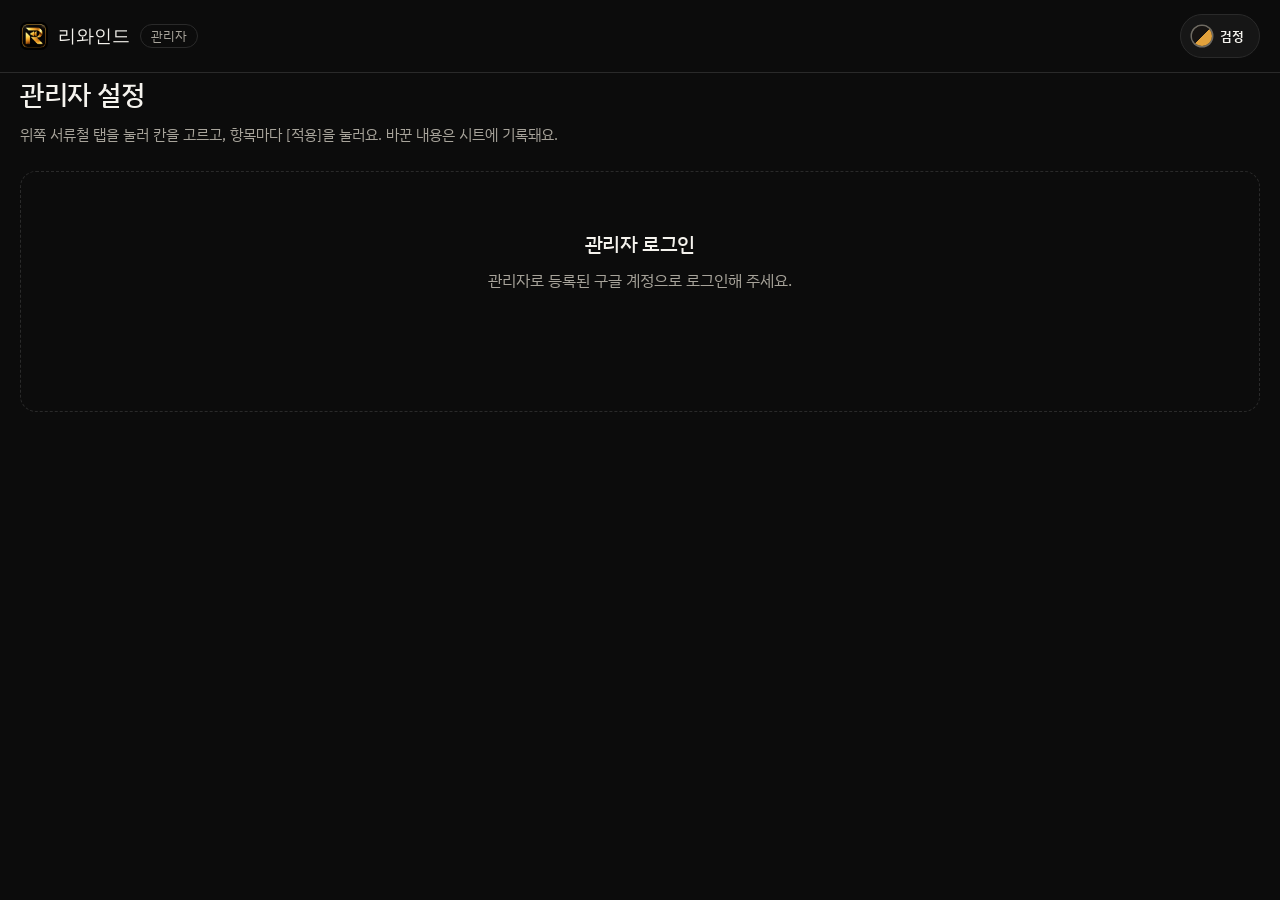
<file: admin.html>
<!DOCTYPE html>
<html lang="ko">
<head>
<meta charset="UTF-8">
<meta name="viewport" content="width=device-width, initial-scale=1, viewport-fit=cover">
<meta name="robots" content="noindex, nofollow">
<title>관리자 설정 — 리와인드</title>
<link rel="icon" type="image/png" href="./리와인드_로고1_512px.png">
<link rel="preconnect" href="https://fonts.googleapis.com">
<link rel="preconnect" href="https://fonts.gstatic.com" crossorigin>
<link href="https://fonts.googleapis.com/css2?family=Fraunces:opsz,wght@9..144,400;9..144,500;9..144,600&family=IBM+Plex+Sans+KR:wght@400;500;600;700&display=swap" rel="stylesheet">
<script src="https://accounts.google.com/gsi/client" async defer></script>
<style>
  :root {
    --bg: #0c0c0c; --bg-raised: #161616; --bg-input: #1c1c1c; --line: #2a2a2a;
    --ink: #f5f3ee; --ink-dim: #a8a49b; --ink-faint: #6f6b62;
    --amber: #c68a12; --amber-dim: #7a5a1c; --olive: #d4af37; --focus: #c68a12;
    --on-amber: #14100a; --ok: #6fae4a; --err: #c96a5a; --changed-bg: rgba(198,138,18,.10);
    --card-shadow: none;
  }
  @media (prefers-color-scheme: light) {
    :root:not([data-theme="dark"]) {
      --bg: #fbf3e3; --bg-raised: #ffffff; --bg-input: #ffffff; --line: #eadfc4;
      --ink: #241c11; --ink-dim: #6b5b3d; --ink-faint: #9c8d6c;
      --amber: #c68a12; --amber-dim: #f3e1ae; --olive: #8a6d1f; --on-amber: #1c1409;
      --ok: #3f7a24; --err: #b0463a; --changed-bg: rgba(198,138,18,.12);
      --card-shadow: 0 8px 20px -12px rgba(36,28,17,0.12);
    }
  }
  :root[data-theme="dark"] {
    --bg: #0c0c0c; --bg-raised: #161616; --bg-input: #1c1c1c; --line: #2a2a2a;
    --ink: #f5f3ee; --ink-dim: #a8a49b; --ink-faint: #6f6b62;
    --amber: #c68a12; --amber-dim: #7a5a1c; --olive: #d4af37; --on-amber: #14100a;
    --ok: #6fae4a; --err: #c96a5a; --changed-bg: rgba(198,138,18,.10); --card-shadow: none;
  }
  :root[data-theme="light"] {
    --bg: #fbf3e3; --bg-raised: #ffffff; --bg-input: #ffffff; --line: #eadfc4;
    --ink: #241c11; --ink-dim: #6b5b3d; --ink-faint: #9c8d6c;
    --amber: #c68a12; --amber-dim: #f3e1ae; --olive: #8a6d1f; --on-amber: #1c1409;
    --ok: #3f7a24; --err: #b0463a; --changed-bg: rgba(198,138,18,.12);
    --card-shadow: 0 8px 20px -12px rgba(36,28,17,0.12);
  }
  * { box-sizing: border-box; }
  [hidden] { display: none !important; }   /* display를 따로 준 요소(.ff-self, .who 등)도 숨김 속성을 따르게 한다 */
  body {
    margin: 0; background: var(--bg); color: var(--ink);
    font-family: 'IBM Plex Sans KR', -apple-system, sans-serif;
    line-height: 1.6; word-break: keep-all; overflow-wrap: break-word; min-height: 100vh;
    padding-top: env(safe-area-inset-top, 0px);
  }
  h1, h2 { font-family: 'Fraunces', 'IBM Plex Sans KR', serif; font-weight: 500; letter-spacing: -0.01em; margin: 0; }
  a { color: inherit; }
  button { font-family: inherit; }
  :focus-visible { outline: 2px solid var(--focus); outline-offset: 2px; }
  .wrap { max-width: 1440px; margin: 0 auto; padding: 0 20px; }

  header.shell {
    position: sticky; top: env(safe-area-inset-top, 0px); z-index: 20; background: var(--bg);
    border-bottom: 1px solid var(--line);
  }
  header.shell .wrap { display: flex; align-items: center; justify-content: space-between; gap: 12px; padding-block: 14px; }
  .brand { display: flex; align-items: center; gap: 10px; text-decoration: none; font-family: 'Fraunces', serif; font-size: 1.15rem; }
  .brand img { width: 28px; height: 28px; border-radius: 7px; }
  .brandgrp { display: flex; align-items: center; gap: 10px; min-width: 0; }
  .tag { font-family: 'IBM Plex Sans KR', sans-serif; font-size: .8rem; color: var(--ink-dim); border: 1px solid var(--line); border-radius: 99px; padding: 1px 10px; text-decoration: none; white-space: nowrap; }
  .tag:hover, .tag:focus-visible { color: var(--ink); border-color: var(--ink-faint); }
  .who { display: flex; align-items: center; gap: 10px; font-size: .88rem; color: var(--ink-dim); min-width: 0; }
  .who span { overflow: hidden; text-overflow: ellipsis; white-space: nowrap; max-width: 220px; }
  .link-btn { background: none; border: 1px solid var(--line); color: var(--ink-dim); border-radius: 99px; padding: 5px 14px; font-size: .85rem; cursor: pointer; }
  .link-btn:hover { color: var(--ink); border-color: var(--ink-faint); }

  main { padding-block: 32px 140px; }
  .page-title { font-size: 1.7rem; }
  .page-sub { color: var(--ink-dim); margin: 6px 0 24px; font-size: .95rem; }

  .state { text-align: center; padding: 56px 16px; border: 1px dashed var(--line); border-radius: 16px; }
  .state h2 { font-size: 1.25rem; margin-bottom: 8px; }
  .state p { color: var(--ink-dim); margin: 0 0 18px; }
  #gsi-area { display: flex; justify-content: center; min-height: 44px; }
  .btn { background: var(--amber); color: var(--on-amber); border: 0; border-radius: 12px; padding: 12px 22px; font-weight: 600; font-size: 1rem; cursor: pointer; }
  .btn:hover { filter: brightness(1.06); }
  .btn[disabled] { opacity: .5; cursor: not-allowed; }
  .btn.ghost { background: transparent; color: var(--ink); border: 1px solid var(--line); }

  .notice { background: var(--bg-raised); border: 1px solid var(--line); border-left: 3px solid var(--amber); border-radius: 12px; padding: 12px 16px; font-size: .9rem; color: var(--ink-dim); margin-bottom: 18px; box-shadow: var(--card-shadow); }

  .list { display: grid; gap: 12px; background: var(--bg-raised); border: 1px solid var(--line); border-radius: 14px; padding: 18px; position: relative; z-index: 1; box-shadow: var(--card-shadow); }
  .list:has(> .state), .list:has(> .hist-wrap), .list:has(> #pc-table), .list:has(> #ff-box) { display: block; }
  #pc-table { min-width: 0; }
  .list > .state { border: 0; padding: 40px 12px; }
  .list > .hist-wrap { border: 0; border-radius: 0; background: transparent; }
  .row { display: grid; grid-template-columns: 1fr auto; gap: 10px 20px; align-items: center; background: var(--bg); border: 1px solid var(--line); border-radius: 12px; padding: 16px 18px; transition: background .15s, border-color .15s; }
  .row.changed { background: var(--changed-bg); border-color: var(--amber); }
  .row.bad { border-color: var(--err); }
  .row .name { font-weight: 600; font-size: 1.05rem; }
  .row .desc { color: var(--ink-dim); font-size: .9rem; }
  .row .range { color: var(--ink-faint); font-size: .8rem; margin-top: 2px; }
  .field { display: flex; align-items: center; gap: 8px; }
  .field input { width: 120px; text-align: right; background: var(--bg-input); color: var(--ink); border: 1px solid var(--line); border-radius: 10px; padding: 10px 12px; font: inherit; font-size: 1.1rem; font-variant-numeric: tabular-nums; }
  .field input:focus { border-color: var(--amber); outline: none; box-shadow: 0 0 0 3px rgba(198,138,18,.25); }
  .field .unit { color: var(--ink-dim); min-width: 1.4em; }
  .row .was { grid-column: 1 / -1; display: none; font-size: .82rem; color: var(--olive); }
  .row.changed .was { display: flex; align-items: center; gap: 10px; }
  .row .ctl { display: flex; align-items: center; gap: 10px; justify-content: flex-end; flex-wrap: wrap; }
  .row .apply { padding: 9px 16px; font-size: .92rem; border-radius: 10px; }
  .pc-form { display: grid; grid-template-columns: 1fr 120px 100px; gap: 10px; background: var(--bg); border: 1px solid var(--line); border-radius: 12px; padding: 16px 18px; margin-bottom: 14px; }
  .pc-form label { display: flex; flex-direction: column; gap: 4px; font-size: .85rem; color: var(--ink-dim); min-width: 0; }
  .pc-form input { background: var(--bg-input); color: var(--ink); border: 1px solid var(--line); border-radius: 10px; padding: 10px 12px; font: inherit; font-size: 1rem; width: 100%; box-sizing: border-box; min-width: 0; }
  .pc-form input:focus { border-color: var(--amber); outline: none; box-shadow: 0 0 0 3px rgba(198,138,18,.25); }
  .pc-form .wide { grid-column: 1 / -1; }
  .pc-form .go { grid-column: 1 / -1; display: flex; align-items: center; gap: 12px; flex-wrap: wrap; }
  .pc-msg { font-size: .9rem; color: var(--ink-dim); }
  .pc-msg.err { color: var(--err); }
  .pc-code { font: 600 1.15rem/1.2 ui-monospace, Menlo, Consolas, monospace; letter-spacing: .06em; user-select: all; }
  .pc-st { display: inline-block; padding: 2px 8px; border-radius: 99px; font-size: .78rem; border: 1px solid var(--line); }
  .pc-st.발급 { color: var(--olive); } .pc-st.사용 { color: var(--ink-dim); } .pc-st.만료, .pc-st.취소 { color: var(--ink-faint); }
  .pc-x { padding: 4px 10px; font-size: .8rem; border-radius: 8px; }
  @media (max-width: 560px) { .pc-form { grid-template-columns: 1fr 1fr; } .pc-form label:first-child { grid-column: 1 / -1; } }
  .st-grid { display: grid; grid-template-columns: repeat(auto-fit, minmax(110px, 1fr)); gap: 10px; margin-bottom: 16px; }
  .st-cell { background: var(--bg); border: 1px solid var(--line); border-radius: 12px; padding: 14px 16px; display: flex; flex-direction: column; gap: 2px; }
  .st-cell b { font-size: 1.6rem; font-variant-numeric: tabular-nums; }
  .st-cell span { color: var(--ink-dim); font-size: .85rem; }
  .st-cell.warn { border-color: var(--amber); }
  .list:has(> #st-box) { display: block; } #st-box { min-width: 0; }
  .row.text { grid-template-columns: 1fr; }
  .row.text .ctl { justify-content: stretch; }
  .row.text .field { flex: 1; }
  .row.text .field input { width: 100%; text-align: left; font-size: 1rem; }
  .counter { font-size: .78rem; color: var(--ink-faint); min-width: 4.5em; text-align: right; }
  .switch { position: relative; width: 52px; height: 30px; border-radius: 99px; border: 1px solid var(--line); background: var(--bg-input); cursor: pointer; padding: 0; transition: background .15s; }
  .switch::after { content: ''; position: absolute; top: 3px; left: 3px; width: 22px; height: 22px; border-radius: 50%; background: var(--ink-faint); transition: transform .15s, background .15s; }
  .switch[aria-checked="true"] { background: var(--amber-dim); border-color: var(--amber); }
  .switch[aria-checked="true"]::after { transform: translateX(22px); background: var(--amber); }
  .switch-label { min-width: 2.6em; color: var(--ink-dim); }
  /* 공지 카드: 글 입력칸 하나와 버튼 하나(공지하기 / 해제) */
  .nc { background: var(--bg-raised); border: 1px solid var(--line); border-radius: 14px; padding: 18px 18px 20px; display: grid; gap: 14px; box-shadow: var(--shadow, none); }
  .nc-state { display: inline-flex; align-items: center; gap: 8px; font-weight: 600; font-size: .95rem; }
  .nc-state i { width: 10px; height: 10px; border-radius: 50%; background: var(--ink-faint); display: inline-block; }
  .nc-state.on i { background: #3fae5a; box-shadow: 0 0 0 4px rgba(63,174,90,.2); }
  .nc-input { width: 100%; background: var(--bg-input); color: var(--ink); border: 1px solid var(--line); border-radius: 12px; padding: 14px 16px; font: inherit; font-size: 1.05rem; }
  .nc-input:focus { border-color: var(--amber); outline: none; box-shadow: 0 0 0 3px rgba(198,138,18,.25); }
  .nc-bar { display: flex; align-items: center; justify-content: space-between; gap: 12px; flex-wrap: wrap; }
  .nc-btns { display: flex; gap: 8px; margin-left: auto; }
  .nc-btn { min-width: 128px; padding: 13px 24px; font-size: 1.05rem; }
  .nc-btn.off { background: var(--bg-input); color: var(--ink-dim); border: 1px solid var(--line); }
  .nc-btn[disabled] { opacity: .45; cursor: not-allowed; }
  .nc-msg { color: #e0614d; font-size: .86rem; min-height: 1.1em; }
  .nc-pv { display: grid; gap: 6px; }
  .nc-pv-t { font-size: .8rem; color: var(--ink-faint); }
  .nc-pv-bar { overflow: hidden; white-space: nowrap; border-radius: 8px; padding: 9px 14px; font-weight: 600; font-size: .95rem; text-overflow: ellipsis; color: #fff; }
  .nc-pv-bar.l { background: #9a600a; }
  .nc-pv-bar.d { background: #1b2a4a; }
  .sec { margin: 0 0 22px; }
  .sec:last-child { margin-bottom: 0; }
  .sec-h { font-size: 1.05rem; font-weight: 600; margin: 0 0 4px; }
  .sec-sub { color: var(--ink-dim); font-size: .88rem; margin: 0 0 12px; }
  .tiers { display: grid; grid-template-columns: repeat(3, minmax(0, 1fr)); gap: 12px; }
  .tier { background: var(--bg); border: 1px solid var(--line); border-radius: 12px; padding: 14px 16px 16px; box-shadow: inset 0 3px 0 var(--tc, var(--amber)); display: grid; gap: 10px; align-content: start; transition: background .15s, border-color .15s; }
  .tier.changed { background: var(--changed-bg); border-color: var(--amber); }
  .tier.bad { border-color: var(--err); }
  .tier h3 { margin: 0; font-size: 1rem; font-weight: 600; }
  .tier .f { display: grid; gap: 4px; }
  .tier .f > span.k { color: var(--ink-dim); font-size: .85rem; }
  .tier .field input { width: 100%; }
  .tier .field { width: 100%; }
  .tier .msg { color: var(--err); font-size: .82rem; display: none; }
  .tier.bad .msg { display: block; }
  .tier .was { display: none; font-size: .8rem; color: var(--olive); align-items: center; gap: 10px; flex-wrap: wrap; }
  .tier.changed .was { display: flex; }
  .tier .apply { justify-self: end; padding: 9px 16px; font-size: .92rem; border-radius: 10px; }
  .tabs { display: flex; flex-wrap: wrap; gap: 3px; margin: 0; padding: 0 6px; position: relative; z-index: 2; }
  .tab { flex: 0 0 auto; background: var(--bg-input); border: 1px solid var(--line); border-bottom: 0; color: var(--ink-faint); padding: 9px 18px 8px; margin-top: 6px; border-radius: 12px 12px 0 0; cursor: pointer; font-size: .95rem; position: relative; }
  .tab:hover { color: var(--ink); }
  .tab.soon { font-style: normal; }
  .tab[aria-selected="true"] { background: var(--bg-raised); color: var(--ink); font-weight: 600; margin-top: 0; padding-top: 14px; margin-bottom: -1px; padding-bottom: 9px; box-shadow: inset 0 3px 0 var(--amber); z-index: 3; }
  .tab .dot { display: inline-block; width: 7px; height: 7px; border-radius: 50%; background: var(--amber); margin-left: 7px; vertical-align: middle; }
  .hist { width: 100%; border-collapse: collapse; font-size: .9rem; }
  .hist th, .hist td { text-align: left; padding: 10px 12px; border-bottom: 1px solid var(--line); vertical-align: top; }
  .hist th { color: var(--ink-dim); font-weight: 500; font-size: .82rem; }
  .hist td.num { font-variant-numeric: tabular-nums; }
  .hist-wrap { overflow-x: auto; background: var(--bg-raised); border: 1px solid var(--line); border-radius: 14px; }
  .row .msg { grid-column: 1 / -1; color: var(--err); font-size: .85rem; display: none; }
  .row.bad .msg { display: block; }
  .mini { background: none; border: 0; color: var(--ink-dim); text-decoration: underline; cursor: pointer; font-size: .82rem; padding: 0; }

  .savebar { position: fixed; left: 0; right: 0; bottom: 0; background: var(--bg-raised); border-top: 1px solid var(--line); padding: 12px 0 calc(12px + env(safe-area-inset-bottom, 0px)); transform: translateY(110%); transition: transform .2s; z-index: 30; }
  .savebar.show { transform: none; }
  .savebar .wrap { display: flex; align-items: center; justify-content: space-between; gap: 12px; }
  .savebar b { color: var(--amber); }

  .overlay { position: fixed; inset: 0; background: rgba(0,0,0,.6); display: none; align-items: center; justify-content: center; padding: 20px; z-index: 50; }
  .overlay.show { display: flex; }
  .dialog { background: var(--bg-raised); border: 1px solid var(--line); border-radius: 18px; padding: 24px; width: 100%; max-width: 460px; max-height: 86vh; overflow: auto; }
  .dialog h2 { font-size: 1.25rem; margin-bottom: 4px; }
  .dialog p { color: var(--ink-dim); margin: 0 0 14px; font-size: .92rem; }
  .diff { list-style: none; margin: 0 0 18px; padding: 0; display: grid; gap: 8px; }
  .diff li { display: flex; justify-content: space-between; gap: 12px; border: 1px solid var(--line); border-radius: 10px; padding: 10px 12px; font-size: .95rem; }
  .diff .arrow { color: var(--amber); font-variant-numeric: tabular-nums; white-space: nowrap; }
  .dialog .actions { display: flex; justify-content: flex-end; gap: 10px; }

  .toast { position: fixed; left: 50%; bottom: 96px; transform: translateX(-50%) translateY(20px); background: var(--bg-raised); border: 1px solid var(--ok); color: var(--ink); border-radius: 12px; padding: 12px 18px; opacity: 0; pointer-events: none; transition: .2s; z-index: 60; max-width: calc(100vw - 32px); text-align: center; }
  .toast.show { opacity: 1; transform: translateX(-50%); }
  .toast.err { border-color: var(--err); }

  @media (max-width: 560px) {
    .row { grid-template-columns: 1fr; }
    .tiers { grid-template-columns: 1fr; }
    .list { padding: 12px; }
    .tab { padding: 8px 12px 7px; font-size: .9rem; }
    .tab[aria-selected="true"] { padding-top: 13px; padding-bottom: 8px; }
    .field input { width: 100%; }
    .field { width: 100%; }
    .who span { display: none; }
    .who { gap: 4px; font-size: .8rem; }
    .who .link-btn { padding-inline: 4px; white-space: nowrap; }
    html body header.shell .theme-switch button.theme-cycle { padding: 0 6px 0 6px; }
    header.shell .theme-switch .tc-name { display: none; }
    .who a.link-btn { display: none; }   /* 폰에서는 '관리자' 표시가 같은 곳(신청 화면)으로 가요 */
    header.shell .wrap { gap: 6px; }
    .page-title { font-size: 1.4rem; }
  }
  @media (prefers-reduced-motion: reduce) { * { transition: none !important; } }

  /* 주제 찾기 탭 */
  /* 넓은 화면: 모든 탭이 같은 폭. 탭 줄은 헤더 아래에 고정, 내용만 스크롤 */
  .page-sub, .notice, .nc, .pc-form { max-width: 860px; }
  @media (min-width: 561px) {
    .tabs { position: sticky; top: calc(var(--hh, 58px) + env(safe-area-inset-top, 0px)); background: var(--bg); padding-top: 4px; z-index: 15; }
  }
  @media (min-width: 1000px) {
    .list { grid-template-columns: repeat(2, minmax(0, 1fr)); }
    #list > .sec, #list > .notice { grid-column: 1 / -1; }
  }
  .list:has(> #tp-box) { display: block; } #tp-box { min-width: 0; }
  .tp-bar { background: var(--bg-raised); border: 1px solid var(--line); border-radius: 14px; box-shadow: var(--card-shadow); padding: 14px 16px; display: grid; gap: 12px; margin-bottom: 10px; }
  .tp-top { display: flex; flex-wrap: wrap; gap: 10px 14px; align-items: center; }
  .tp-seg { display: inline-flex; border: 1px solid var(--line); border-radius: 10px; overflow: hidden; }
  .tp-seg button { background: var(--bg-input); color: var(--ink-dim); border: 0; padding: 8px 18px; font-size: .94rem; cursor: pointer; }
  .tp-seg button + button { border-left: 1px solid var(--line); }
  .tp-seg button[aria-pressed="true"] { background: var(--amber); color: var(--on-amber); font-weight: 700; }
  .tp-find { flex: 1 1 240px; max-width: 420px; }
  .tp-find input { width: 100%; background: var(--bg-input); color: var(--ink); border: 1px solid var(--line); border-radius: 10px; padding: 9px 12px; font: inherit; font-size: .95rem; }
  .tp-find input:focus, .tp-select:focus-visible { border-color: var(--amber); outline: none; box-shadow: 0 0 0 3px rgba(198,138,18,.25); }
  .tp-fl { display: grid; grid-template-columns: repeat(6, minmax(0, 1fr)) auto; gap: 10px; align-items: end; }
  @media (max-width: 1000px) { .tp-fl { grid-template-columns: repeat(3, minmax(0, 1fr)); } .tp-reset { grid-column: 1 / -1; } }
  @media (max-width: 560px) { .tp-fl { grid-template-columns: repeat(2, minmax(0, 1fr)); } }
  .tp-fld { display: grid; gap: 3px; min-width: 0; }
  .tp-fld label { font-size: .78rem; color: var(--ink-faint); }
  .tp-select { width: 100%; background: var(--bg-input); color: var(--ink); border: 1px solid var(--line); border-radius: 10px; padding: 8px 10px; font: inherit; font-size: .92rem; cursor: pointer; }
  .tp-reset { background: none; color: var(--ink-dim); border: 1px solid var(--line); border-radius: 10px; padding: 8px 14px; font: inherit; font-size: .92rem; cursor: pointer; }
  .tp-reset:hover { border-color: var(--amber); color: var(--ink); }
  .tp-sum { color: var(--ink-dim); font-size: .88rem; margin: 0 2px 14px; }
  .tp-src { color: var(--ink-faint); font-size: .8rem; margin: 22px 0 0; line-height: 1.7; }
  .tp-src a { color: var(--ink-dim); }
  .tp-warn { color: var(--err); }
  .tp-tag { display: inline-block; font-size: .76rem; padding: 0 8px; border-radius: 6px; background: transparent; color: var(--ink-dim); border: 1px solid var(--line); white-space: nowrap; }
  .tp-tag.sh { color: var(--amber); border-color: var(--amber); }
  .tp-tag.lim { color: var(--err); border-color: var(--err); }

  /* 대분류: 분류 구역 */
  .tp-cat { margin-bottom: 28px; }
  .tp-cat-h { display: flex; align-items: baseline; flex-wrap: wrap; gap: 6px 12px; padding: 0 4px 10px; border-bottom: 2px solid var(--amber); margin-bottom: 10px; }
  .tp-cat-h h3 { margin: 0; font-family: inherit; font-size: 1.5rem; font-weight: 800; letter-spacing: -.01em; }
  .tp-cnt { color: var(--ink-dim); font-size: .85rem; }

  /* 중분류: 상품 한 줄 (눌러서 펼침) */
  .tp-p { background: var(--bg-raised); border: 1px solid var(--line); border-radius: 12px; box-shadow: var(--card-shadow); margin-bottom: 8px; overflow: hidden; }
  .tp-ph { width: 100%; display: flex; align-items: center; flex-wrap: wrap; gap: 6px 14px; background: none; color: inherit; border: 0; padding: 12px 16px; font: inherit; text-align: left; cursor: pointer; }
  .tp-ph:hover { background: var(--changed-bg); }
  .tp-car { color: var(--ink-faint); font-size: .8rem; width: 14px; transition: transform .15s; }
  .tp-p[data-open="1"] .tp-car { transform: rotate(90deg); }
  .tp-pn { font-size: 1.08rem; font-weight: 700; overflow-wrap: anywhere; flex: 1 1 200px; min-width: 0; }
  .tp-ps { color: var(--ink-dim); font-size: .85rem; font-variant-numeric: tabular-nums; white-space: nowrap; }
  .tp-ps b { color: var(--ink); font-weight: 600; }
  .tp-pb { border-top: 1px solid var(--line); }
  .tp-pnote { color: var(--ink-faint); font-size: .8rem; padding: 8px 16px; }

  /* 소분류: 영상 가로 행 */
  .tp-cols, .tp-vr { display: grid; grid-template-columns: 128px 66px minmax(0, 1fr) 70px 78px 78px 170px 74px; gap: 14px; align-items: center; padding: 10px 16px; }
  .tp-cols.flat, .tp-vr.flat { grid-template-columns: 128px 66px minmax(0, 1fr) 120px 70px 78px 78px 170px 74px; }
  .tp-vm { display: contents; }
  .tp-cols { font-size: .78rem; color: var(--ink-faint); border-bottom: 1px solid var(--line); background: var(--bg); padding-block: 7px; }
  .tp-cols button { background: none; border: 0; padding: 0; color: inherit; font: inherit; text-align: left; cursor: pointer; }
  .tp-cols button:hover, .tp-cols button[aria-pressed="true"] { color: var(--amber); }
  .tp-cols .r, .tp-vr .r { text-align: right; }
  .tp-vr { position: relative; color: inherit; text-decoration: none; border-bottom: 1px solid var(--line); font-size: .86rem; }
  .tp-vr:last-child { border-bottom: 0; }
  .tp-vr:hover, .tp-vr:focus-visible { background: var(--changed-bg); }
  .tp-vth { position: relative; aspect-ratio: 16 / 9; border-radius: 6px; overflow: hidden; background: #000; }
  .tp-vth img { width: 100%; height: 100%; object-fit: contain; display: block; }
  .tp-vth i { position: absolute; right: 4px; bottom: 4px; background: rgba(0,0,0,.75); color: #fff; font-size: .7rem; padding: 0 5px; border-radius: 4px; font-style: normal; font-variant-numeric: tabular-nums; }
  .tp-score { display: inline-block; background: #d4af37; color: #14100a; font-weight: 700; font-size: .85rem; padding: 1px 9px; border-radius: 99px; font-variant-numeric: tabular-nums; white-space: nowrap; }
  .tp-score.hot { background: #c93d1f; color: #fff; } .tp-score.warm { background: var(--amber); }
  .tp-vti { min-width: 0; display: grid; gap: 1px; }
  .tp-vt { font-weight: 600; font-size: .94rem; line-height: 1.4; display: -webkit-box; -webkit-line-clamp: 2; -webkit-box-orient: vertical; overflow: hidden; }
  .tp-vti small { color: var(--ink-faint); font-size: .76rem; white-space: nowrap; overflow: hidden; text-overflow: ellipsis; }
  .tp-vca { min-width: 0; display: grid; gap: 2px; justify-items: start; }
  .tp-vca small { color: var(--ink-faint); font-size: .76rem; max-width: 100%; white-space: nowrap; overflow: hidden; text-overflow: ellipsis; }
  .tp-vch { min-width: 0; display: grid; }
  .tp-vch span, .tp-vch small { white-space: nowrap; overflow: hidden; text-overflow: ellipsis; }
  .tp-vch small { color: var(--ink-faint); font-size: .76rem; }
  .tp-num { font-variant-numeric: tabular-nums; white-space: nowrap; }
  .tp-dim { color: var(--ink-dim); }
  .tp-grid { background: var(--bg-raised); border: 1px solid var(--line); border-radius: 12px; box-shadow: var(--card-shadow); overflow: hidden; }
  .tp-more { display: flex; justify-content: center; margin-top: 16px; }

  /* 좁은 화면: 썸네일 + 제목, 그 아래에 정보를 한 줄로 */
  @media (max-width: 1100px) {
    .tp-cols { display: none; }
    .tp-vr, .tp-vr.flat { grid-template-columns: 108px minmax(0, 1fr); gap: 4px 12px; align-items: start; }
    .tp-vth { grid-column: 1; grid-row: 1 / span 2; }
    .tp-vsc { position: absolute; left: 22px; top: 18px; }
    .tp-vti { grid-column: 2; grid-row: 1; }
    .tp-vm { display: flex; flex-wrap: wrap; align-items: center; gap: 4px 12px; grid-column: 2; grid-row: 2; color: var(--ink-dim); font-size: .8rem; }
    .tp-vm [data-l]::before { content: attr(data-l) ' '; color: var(--ink-faint); }
    .tp-vm .r { text-align: left; }
    .tp-vch { display: block; } .tp-vch small { display: inline; } .tp-vch small::before { content: ' · '; }
  }
  @media (max-width: 560px) { .tp-ph { padding: 10px 12px; } .tp-vr { padding: 10px 12px; } }
  /* ── 기능 공개 탭 (접두어 ff-: 이 탭 전용, 다른 칸과 겹치지 않게) ── */
  .ff-note { color: var(--ink-dim); font-size: .88rem; margin: 0 0 14px; }
  .ff-grid { display: grid; gap: 12px; }
  .ff-card { background: var(--bg-raised); border: 1px solid var(--line); border-radius: 14px; padding: 14px 16px; display: grid; gap: 10px; box-shadow: var(--card-shadow); }
  .ff-card.changed { border-color: var(--amber); background: linear-gradient(var(--changed-bg), var(--changed-bg)), var(--bg-raised); }
  .ff-head { display: flex; flex-wrap: wrap; align-items: center; justify-content: space-between; gap: 8px 14px; }
  .ff-name { font-weight: 600; min-width: 0; overflow-wrap: anywhere; }
  .ff-key { color: var(--ink-faint); font-size: .8rem; font-weight: 400; margin-left: 8px; }
  .ff-seg { display: inline-flex; border: 1px solid var(--line); border-radius: 10px; overflow: hidden; }
  .ff-seg button { background: var(--bg-input); color: var(--ink-dim); border: 0; padding: 7px 16px; font-size: .92rem; cursor: pointer; }
  .ff-seg button + button { border-left: 1px solid var(--line); }
  .ff-seg button[aria-pressed="true"] { font-weight: 700; color: var(--on-amber); background: var(--amber); }
  .ff-seg button[data-s="전체"][aria-pressed="true"] { background: var(--ok); }
  .ff-seg button[data-s="꺼짐"][aria-pressed="true"] { background: var(--err); color: #fff; }
  .ff-meta { display: flex; flex-wrap: wrap; align-items: center; gap: 6px 12px; color: var(--ink-dim); font-size: .88rem; }
  .ff-desc { color: var(--ink-faint); }
  .ff-link { background: none; border: 0; color: var(--amber); cursor: pointer; padding: 2px 0; font-size: .88rem; text-decoration: underline; text-underline-offset: 3px; }
  .ff-lists { display: grid; grid-template-columns: 1fr 1fr; gap: 12px; }
  .ff-lists label { display: grid; gap: 4px; font-size: .86rem; color: var(--ink-dim); min-width: 0; }
  .ff-lists textarea { width: 100%; min-height: 110px; resize: vertical; background: var(--bg-input); color: var(--ink); border: 1px solid var(--line); border-radius: 10px; padding: 8px 10px; font: inherit; font-size: .9rem; line-height: 1.5; }
  .ff-lists textarea:focus-visible { border-color: var(--amber); outline: none; box-shadow: 0 0 0 3px rgba(198,138,18,.25); }
  .ff-lists textarea.bad { border-color: var(--err); }
  .ff-warn { color: var(--err); font-size: .86rem; margin: 0; }
  .ff-info { color: var(--ink-dim); font-size: .86rem; margin: 0; }
  .ff-foot { display: flex; justify-content: flex-end; gap: 8px; }
  .ff-foot .btn { padding: 8px 18px; font-size: .94rem; }
  .ff-self { display: flex; gap: 8px; align-items: flex-start; font-size: .9rem; margin: 0 0 14px; }
  .ff-self input { margin-top: 4px; }
  @media (max-width: 640px) { .ff-lists { grid-template-columns: 1fr; } .ff-seg button { padding: 7px 12px; } }
</style>
<link rel="stylesheet" href="./assets/admin-categories.css">
<script src="./theme.js"></script>
</head>
<body>
<header class="shell">
  <div class="wrap">
    <div class="brandgrp"><a class="brand" href="./index.html"><img src="./리와인드_로고1_512px.png" alt=""> 리와인드</a><a class="tag" href="./new.html" title="신청 화면으로">관리자</a></div>
    <div style="display:flex;align-items:center;gap:10px;min-width:0"><div class="theme-switch" aria-label="화면 색상"></div><div class="who" id="who" hidden><a class="link-btn" href="./new.html" style="text-decoration:none">신청 화면으로</a><span id="who-email"></span><button class="link-btn" id="logout" type="button">로그아웃</button></div></div>
  </div>
</header>

<main class="wrap">
  <h1 class="page-title">관리자 설정</h1>
  <p class="page-sub" id="page-sub">위쪽 서류철 탭을 눌러 칸을 고르고, 항목마다 [적용]을 눌러요. 바꾼 내용은 시트에 기록돼요.</p>

  <section id="gate" class="state" hidden>
    <h2>관리자 로그인</h2>
    <p>관리자로 등록된 구글 계정으로 로그인해 주세요.</p>
    <div id="gsi-area"></div>
  </section>

  <section id="expired" class="state" hidden>
    <h2>로그인이 만료됐어요</h2>
    <p>보안을 위해 일정 시간이 지나면 다시 로그인해야 해요.</p>
    <div id="gsi-area-2"></div>
  </section>

  <section id="forbidden" class="state" hidden>
    <h2>관리자 계정이 아니에요</h2>
    <p id="forbidden-msg">이 화면은 관리자만 볼 수 있어요. 다른 구글 계정으로 로그인해 보세요.</p>
    <button class="btn ghost" id="switch" type="button">다른 계정으로 로그인</button>
  </section>

  <section id="failed" class="state" hidden>
    <h2>설정을 불러오지 못했어요</h2>
    <p>서버 연결에 문제가 있을 수 있어요. 잠시 뒤에 다시 시도해 주세요.</p>
    <button class="btn" id="retry" type="button">다시 불러오기</button>
  </section>

  <section id="loading" class="state" hidden><p style="margin:0">불러오는 중이에요…</p></section>

  <section id="panel" hidden>
    <div class="notice">항목마다 <b>[적용]</b>을 눌러야 그 항목만 저장돼요. 고객 사이트에는 <b>최대 5분 뒤</b>에 반영되고, 이미 지급된 포인트와 접수된 주문은 바뀌지 않아요.</div>
    <div class="tabs" id="tabs" role="tablist" aria-label="설정 분류"></div>
    <div class="list" id="list"></div>
  </section>
</main>

<div class="overlay" id="confirm" role="dialog" aria-modal="true" aria-labelledby="confirm-title">
  <div class="dialog">
    <h2 id="confirm-title">이 항목을 바꿀까요?</h2>
    <p>저장하면 시트에 기록되고, 변경 이력이 남아요.</p>
    <ul class="diff" id="diff"></ul>
    <div class="actions">
      <button class="btn ghost" id="confirm-no" type="button">취소</button>
      <button class="btn" id="confirm-yes" type="button">적용</button>
    </div>
  </div>
</div>
<div class="overlay" id="ff-confirm" role="dialog" aria-modal="true" aria-labelledby="ff-confirm-title">
  <div class="dialog">
    <h2 id="ff-confirm-title">공개 설정을 바꿀까요?</h2>
    <p>고객 사이트에는 최대 5분 뒤에 반영돼요.</p>
    <ul class="diff" id="ff-diff"></ul>
    <p class="ff-warn" id="ff-extra" hidden></p>
    <label class="ff-self" id="ff-self" hidden><input type="checkbox" id="ff-self-chk"><span>내 이메일이 차단명단에 들어 있어요. 정말 나를 차단할게요.</span></label>
    <div class="actions">
      <button class="btn ghost" id="ff-confirm-no" type="button">취소</button>
      <button class="btn" id="ff-confirm-yes" type="button">적용</button>
    </div>
  </div>
</div>
<div class="toast" id="toast" role="status" aria-live="polite"></div>

<script src="./assets/admin-categories.js"></script>
<script>
  (function () { function hh() { const h = document.querySelector('header.shell'); if (h) document.documentElement.style.setProperty('--hh', h.offsetHeight + 'px'); } hh(); window.addEventListener('resize', hh); window.addEventListener('load', hh); })();
(function () {
  'use strict';
  const GOOGLE_CLIENT_ID = '188637268860-9hj2af4bt8esn506bf5bqs72qnbu0qjs.apps.googleusercontent.com';
  const GET_URL = 'https://bald-buffalo.pikapod.net/webhook/admin-settings-get';
  const SAVE_URL = 'https://bald-buffalo.pikapod.net/webhook/admin-settings-save';
  const CATS_GET_URL = 'https://bald-buffalo.pikapod.net/webhook/admin-categories-get';
  const CATS_SAVE_URL = 'https://bald-buffalo.pikapod.net/webhook/admin-categories-save';
  const FLAGS_GET_URL = 'https://bald-buffalo.pikapod.net/webhook/admin-flags-get';
  const FLAGS_SAVE_URL = 'https://bald-buffalo.pikapod.net/webhook/admin-flags-save';
  const TOPICS_URL = 'https://bald-buffalo.pikapod.net/webhook/admin-topics';
  const STATUS_URL = 'https://bald-buffalo.pikapod.net/webhook/admin-status';
  const CODE_URL = 'https://bald-buffalo.pikapod.net/webhook/admin-point-code';
  const TOKEN_KEY = 'rw_id_token';
  const $ = (id) => document.getElementById(id);
  const sections = ['gate', 'expired', 'forbidden', 'failed', 'loading', 'panel'];
  // 기능 공개 탭으로 옮겨져 더 이상 쓰이지 않는 설정 키(목록에서만 숨긴다. 시트·서버는 건드리지 않음)
  const RETIRED_KEYS = ['주제찾기_고객공개'];
  let items = [];          // 서버에서 받은 원래 값
  let draft = {};          // 키 -> 입력 중인 값(문자열)
  let busy = false;

  function show(name) {
    sections.forEach((s) => { $(s).hidden = s !== name; });
  }
  function toast(msg, isErr) {
    const t = $('toast');
    t.textContent = msg; t.classList.toggle('err', !!isErr); t.classList.add('show');
    clearTimeout(toast._t); toast._t = setTimeout(() => t.classList.remove('show'), isErr ? 5000 : 3500);
  }
  const token = () => { try { return sessionStorage.getItem(TOKEN_KEY) || ''; } catch (e) { return ''; } };
  let catsBox = null;   // 분류 관리 상자는 한 번만 만들고 탭을 오가도 그대로 쓴다(고치던 내용 유지). 로그아웃하면 버린다
  function clearToken() { catsBox = null; try { sessionStorage.removeItem(TOKEN_KEY); } catch (e) {} }
  function num(v) {
    const s = String(v == null ? '' : v).replace(/,/g, '').trim();
    if (s === '') return null; const n = Number(s); return Number.isFinite(n) ? n : null;
  }
  const r1 = (x) => Math.round(x * 10) / 10;
  const r4 = (x) => Math.round(x * 10000) / 10000;
  const fmt = (n) => (n == null ? '' : String(n));

  function unitOf(key) { return /보너스|가산|비율/.test(key) ? '%' : /인원/.test(key) ? '명' : /^한도_.*분$/.test(key) ? '분' : /^롱폼_|포인트|분당/.test(key) ? 'P' : ''; }
  const LABELS = { '요금_기본포인트': '기본 요금', '요금_분당_이미지중심': '분당 요금 · 이미지 중심', '요금_분당_혼합': '분당 요금 · 혼합', '요금_분당_모두영상': '분당 요금 · 모두 영상', '요금_장시간가산': '60분 초과 가산', '체험_가격비율': '체험 가격 비율', '체험_최소포인트': '체험 최소 가격' };
  Object.assign(LABELS, { '롱폼_인트로_초당': '인트로 영상 · 1초당', '롱폼_낭독_분당': 'AI 목소리 낭독 · 1분당', '롱폼_낭독_최소': 'AI 목소리 낭독 · 최소', '롱폼_최소요금': '롱폼 최소 요금', '한도_야담_최대분': '야담 최대 길이 (그림이 자주 바뀌는)', '한도_긴야담_최대분': '긴 이야기 야담 최대 길이' });
  const KIND_NAME = { '분위기': '분위기 영상', '야담': '야담', '긴야담': '긴 이야기 야담' };
  function labelOf(key) { const m = /^롱폼_(분위기|야담|긴야담)_(경제형|표준형|고급형)_(기본|시간당|분당)$/.exec(key); if (m) return `${KIND_NAME[m[1]]} · ${m[2]} · ${m[3]}`; return LABELS[key] || key.replace(/_/g, ' · '); }

  async function post(url, body) {
    const res = await fetch(url, { method: 'POST', headers: { 'Content-Type': 'application/json' }, body: JSON.stringify(body) });
    let data = null; try { data = await res.json(); } catch (e) {}
    return { status: res.status, data };
  }

  async function load() {
    const t = token();
    if (!t) { renderLogin('gate'); return; }
    show('loading');
    try {
      const { status, data } = await post(GET_URL, { idToken: t });
      if (status === 401) { clearToken(); renderLogin('expired'); return; }
      if (status === 403) { $('forbidden-msg').textContent = '이 화면은 관리자만 볼 수 있어요. 다른 구글 계정으로 로그인해 보세요.'; show('forbidden'); return; }
      if (status !== 200 || !data || data.ok !== true || !Array.isArray(data.items)) { show('failed'); return; }
      $('who-email').textContent = data.email || ''; $('who').hidden = false;
      items = data.items.filter((it) => !RETIRED_KEYS.includes(it && it.key)).map(fixGroup); history = Array.isArray(data.history) ? data.history : []; draft = {};
      renderTabs(); renderList(); show('panel');
    } catch (e) { show('failed'); }
  }

  function renderLogin(which) {
    show(which); $('who').hidden = true;
    const area = which === 'gate' ? $('gsi-area') : $('gsi-area-2');
    const draw = () => {
      if (!(window.google && google.accounts && google.accounts.id)) return false;
      google.accounts.id.initialize({ client_id: GOOGLE_CLIENT_ID, callback: window.handleGoogleSignIn, auto_select: false });
      area.innerHTML = '';
      google.accounts.id.renderButton(area, { theme: 'filled_black', size: 'large', text: 'continue_with', shape: 'pill' });
      return true;
    };
    if (!draw()) { let n = 0; const iv = setInterval(() => { if (draw() || ++n > 40) clearInterval(iv); }, 150); }
  }
  window.handleGoogleSignIn = function (response) {
    try { sessionStorage.setItem(TOKEN_KEY, response.credential); } catch (e) {}
    load();
  };

  let history = [], activeTab = '', saving = false, pendingKeys = [];
  const PLANNED = ['가격·포인트', '롱폼 요금', '야담', '공지', '문구', '이미지·영상', '운영 한도'];   // 서류철 칸 (항목이 아직 없으면 '준비 중')
  const KEY_GROUP = { '요금_기본포인트': '가격·포인트', '요금_분당_이미지중심': '가격·포인트', '요금_분당_혼합': '가격·포인트', '요금_분당_모두영상': '가격·포인트', '요금_장시간가산': '가격·포인트', '체험_가격비율': '가격·포인트', '체험_최소포인트': '가격·포인트', '가입지급포인트': '가격·포인트', '하루지급인원': '가격·포인트', '충전보너스_30달러': '가격·포인트', '충전보너스_50달러': '가격·포인트', '충전보너스_100달러': '가격·포인트', '공지사용': '공지', '공지문구': '공지' };
  const TAB_DESC = {
    '가격·포인트': '가입 포인트, 하루 지급 인원, 충전 보너스, 쇼츠·일반 영상 요금과 체험 가격을 정해요. 이미 지급된 포인트와 접수된 주문은 바뀌지 않아요.',
    '롱폼 요금': '분위기 영상 요금과 AI 목소리 낭독, 롱폼 최소 요금을 정해요. 야담 요금은 야담 칸에 있어요. 이미 접수된 주문은 바뀌지 않아요.',
    '야담': '야담 인트로 영상 요금(1초당), 최대 길이(분 단위, 360이면 6시간)를 정해요. 이미 접수된 주문은 바뀌지 않아요.',
    '공지': '모든 고객 화면 맨 위에 띠로 보이는 공지를 켜고 끄고, 문구를 바꿔요.',
    '문구': '고객 화면의 안내 문구를 바꾸는 칸이에요. 준비 중이에요.',
    '이미지·영상': '첫 화면의 이미지와 영상을 바꾸는 칸이에요. 준비 중이에요.',
    '운영 한도': '무료 체험 횟수, 동시에 만드는 영상 수 같은 운영 한도를 정하는 칸이에요. 준비 중이에요. (야담 최대 길이는 야담 칸에 있어요.)',
    '기타': '어느 칸에도 속하지 않은 항목이에요.',
    '기능 공개': '기능마다 고객에게 보일지 정해요. 꺼짐은 관리자도 못 봐요. 일부만은 관리자와 허용명단만 봐요. 전체는 모두 보고, 차단명단에 적은 사람만 못 봐요.',
    '주제 찾기': '전 세계 쇼핑 채널에서 평소보다 조회수가 유독 높은 영상을 분류 → 상품 순서로 묶어 보여줘요. 상품 줄을 누르면 영상이 펼쳐지고, 영상 줄을 누르면 유튜브에서 열려요. 보기만 하는 화면이에요.',
    '현황': '제작 중인 영상과 기다리는 신청, 실패한 건을 한눈에 봐요. 보기만 하는 화면이에요.',
    '포인트 코드': '이메일과 포인트를 적으면 코드를 만들어 그 이메일로 보내요. 받은 사람이 리와인드 계정 메뉴에서 코드를 넣으면 충전 포인트로 들어가요. 코드는 받는 이메일 계정에서만 한 번 쓸 수 있어요.',
    '변경 이력': '누가 언제 무엇을 바꿨는지 기록이에요. 최근 100건까지 보여요.'
  };
  const DEFAULT_SUB = '위쪽 서류철 탭을 눌러 칸을 고르고, 항목마다 [적용]을 눌러요. 바꾼 내용은 시트에 기록돼요.';
  function cleanGroup(v) { return String(v == null ? '' : v).normalize('NFC').replace(/[\u200B-\u200D\u2060\uFEFF]/g, '').replace(/[\u00A0\u3000]/g, ' ').replace(/[・•∙‧⋅･]/g, '·').replace(/\s*·\s*/g, '·').replace(/\s+/g, ' ').trim(); }
  function fixGroup(it) { const g = cleanGroup(it.group); if (/^롱폼_(야담|긴야담)_|^롱폼_인트로_|^한도_(야담|긴야담)_/.test(it.key)) { it.group = '야담'; return it; } it.group = PLANNED.includes(g) ? g : (KEY_GROUP[it.key] || (/^롱폼_/.test(it.key) ? '롱폼 요금' : g) || '기타'); return it; }
  const groups = () => { const have = []; items.forEach((it) => { if (!have.includes(it.group)) have.push(it.group); }); const g = PLANNED.slice(); have.forEach((n) => { if (!g.includes(n)) g.push(n); }); g.push('주제 찾기'); g.push('기능 공개'); g.push('현황'); g.push('포인트 코드'); g.push('변경 이력'); return g; };

  function renderTabs() {
    const tabs = $('tabs'); tabs.innerHTML = '';
    const g = groups(); if (!g.includes(activeTab)) activeTab = g[0];
    $('page-sub').textContent = TAB_DESC[activeTab] || DEFAULT_SUB;
    const nt = document.querySelector('#panel .notice'); if (nt) nt.hidden = activeTab === '주제 찾기';
    g.forEach((name) => {
      const b = document.createElement('button'); b.type = 'button'; b.className = 'tab'; b.setAttribute('role', 'tab');
      b.setAttribute('aria-selected', name === activeTab ? 'true' : 'false'); b.textContent = name;
      if (name !== '변경 이력' && name !== '포인트 코드' && name !== '현황' && name !== '주제 찾기' && name !== '기능 공개' && !items.some((it) => it.group === name)) b.classList.add('soon');
      if (name !== '변경 이력' && items.some((it) => it.group === name && isChanged(it))) { const d = document.createElement('span'); d.className = 'dot'; d.title = '적용하지 않은 변경이 있어요'; b.appendChild(d); }
      b.addEventListener('click', () => { activeTab = name; renderTabs(); renderList(); });
      tabs.appendChild(b);
    });
  }

  // 포인트 코드 탭: 발급 폼 + 발급 목록(취소 가능)
  let codes = null, pcNote = null;   // pcNote: 목록을 다시 그려도 남겨 둘 안내 {t, err, code}
  async function codeCall(body) {
    const { status, data } = await post(CODE_URL, Object.assign({ idToken: token() }, body));
    if (status === 401) { clearToken(); renderLogin('expired'); throw new Error('login'); }
    if (status === 403) { $('forbidden-msg').textContent = '이 화면은 관리자만 볼 수 있어요.'; show('forbidden'); throw new Error('forbidden'); }
    return { status, data: data || {} };
  }
  async function loadCodes() {
    try { const { data } = await codeCall({ action: 'list' }); codes = data.ok && Array.isArray(data.codes) ? data.codes : false; }
    catch (e) { if (e.message === 'login' || e.message === 'forbidden') return; codes = false; toast('발급 목록을 불러오지 못했어요.', true); }
    if (activeTab === '포인트 코드') drawCodeTable();
  }
  function renderCodes(list) {
    const form = document.createElement('div'); form.className = 'pc-form';
    form.innerHTML = '<label class="wide">받는 사람 이메일(그 사람이 리와인드에 구글로 로그인하는 이메일 그대로)<input id="pc-email" type="email" autocomplete="off" placeholder="name@example.com" maxlength="120"></label>'
      + '<label>포인트<input id="pc-points" type="number" min="1" max="5000" step="1" inputmode="numeric" placeholder="예: 100"></label>'
      + '<label>사용 기한(일)<input id="pc-days" type="number" min="1" max="365" step="1" inputmode="numeric" value="30"></label>'
      + '<label class="wide">메모(받는 사람에게는 안 보여요)<input id="pc-memo" type="text" maxlength="200" placeholder="예: 이벤트 당첨"></label>'
      + '<div class="go"><button class="btn" id="pc-send" type="button">코드 만들어 메일 보내기</button><span class="pc-msg" id="pc-msg" role="status"></span></div>';
    list.appendChild(form);
    const msg = (t, err) => { pcNote = { t, err: !!err, code: '' }; const m = $('pc-msg'); m.textContent = t; m.classList.toggle('err', !!err); };
    if (pcNote) { $('pc-msg').textContent = pcNote.t; $('pc-msg').classList.toggle('err', pcNote.err); if (pcNote.code) showCodeOnce(pcNote.code, true); }
    $('pc-send').addEventListener('click', async () => {
      const email = $('pc-email').value.trim(), points = Number($('pc-points').value), days = Number($('pc-days').value || 30), memo = $('pc-memo').value.trim();
      if (!/^[^@\s]+@[^@\s]+\.[^@\s]+$/.test(email)) { msg('이메일을 확인해 주세요.', true); return; }
      if (!Number.isInteger(points) || points < 1 || points > 5000) { msg('포인트는 1 ~ 5,000 사이 정수로 적어 주세요.', true); return; }
      if (!Number.isInteger(days) || days < 1 || days > 365) { msg('사용 기한은 1 ~ 365일로 적어 주세요.', true); return; }
      const b = $('pc-send');
      const sig = email + '|' + points + '|' + days;
      if (b.dataset.sure !== sig) {   // 메일은 되돌릴 수 없어서 한 번 더 눌러야 보낸다
        b.dataset.sure = sig; b.textContent = email + ' 에게 ' + points + 'P 보내기 (한 번 더 누르세요)';
        clearTimeout(b._t); b._t = setTimeout(() => { b.dataset.sure = ''; b.textContent = '코드 만들어 메일 보내기'; }, 6000);
        return;
      }
      clearTimeout(b._t); b.dataset.sure = ''; b.textContent = '코드 만들어 메일 보내기';
      b.disabled = true; msg('보내는 중이에요…');
      try {
        const { status, data } = await codeCall({ action: 'issue', email, points, days, memo });
        if (status === 200 && data.ok) {
          msg(data.mailed ? '보냈어요.' : data.note, !data.mailed);
          if (!data.mailed) showCodeOnce(data.code);
          $('pc-email').value = ''; $('pc-points').value = ''; $('pc-memo').value = '';
          loadCodes();
        } else msg(data.error || '코드를 만들지 못했어요. 잠시 뒤 다시 시도해 주세요.', true);
      } catch (e) { if (e.message !== 'login' && e.message !== 'forbidden') msg('서버 연결에 문제가 있어요. 잠시 뒤 다시 시도해 주세요.', true); }
      finally { b.disabled = false; }
    });
    const box = document.createElement('div'); box.id = 'pc-table'; list.appendChild(box); drawCodeTable(); if (codes === null || codes === false) { codes = null; drawCodeTable(); loadCodes(); }
  }
  function drawCodeTable() {
    const list = $('pc-table'); if (!list) return; list.innerHTML = '';
    if (codes === null) { const w = document.createElement('div'); w.className = 'state'; w.innerHTML = '<p style="margin:0">발급 목록을 불러오는 중이에요…</p>'; list.appendChild(w); return; }
    if (codes === false) { const w = document.createElement('div'); w.className = 'state'; w.innerHTML = '<p style="margin:0">발급 목록을 불러오지 못했어요. 탭을 다시 눌러 보세요.</p>'; list.appendChild(w); return; }
    if (!codes.length) { const w = document.createElement('div'); w.className = 'state'; w.innerHTML = '<p style="margin:0">아직 보낸 코드가 없어요.</p>'; list.appendChild(w); return; }
    const wrap = document.createElement('div'); wrap.className = 'hist-wrap';
    const t = document.createElement('table'); t.className = 'hist';
    t.innerHTML = '<thead><tr><th>발급</th><th>받는 사람</th><th>포인트</th><th>기한</th><th>상태</th><th>메모</th><th></th></tr></thead><tbody></tbody>';
    codes.forEach((c) => {
      const tr = document.createElement('tr');
      [String(c.issuedAt || '').slice(0, 16), c.email, String(c.points), c.expires, c.status, c.memo].forEach((v, i) => {
        const td = document.createElement('td');
        if (i === 4) { const sp = document.createElement('span'); sp.className = 'pc-st ' + (['발급','사용','만료','취소'].includes(v) ? v : ''); sp.textContent = v + (c.status === '사용' && c.usedAt ? ' · ' + String(c.usedAt).slice(0, 10) : ''); td.appendChild(sp); }
        else { if (i === 0 || i === 2) td.className = 'num'; td.textContent = v == null ? '' : v; }
        tr.appendChild(td);
      });
      const td = document.createElement('td');
      if (c.status === '발급') {
        const x = document.createElement('button'); x.type = 'button'; x.className = 'btn ghost pc-x'; x.textContent = '취소';
        x.addEventListener('click', async () => {
          if (x.dataset.sure !== '1') { x.dataset.sure = '1'; x.textContent = '정말 취소'; setTimeout(() => { x.dataset.sure = ''; x.textContent = '취소'; }, 4000); return; }
          x.disabled = true;
          try { const { data } = await codeCall({ action: 'cancel', id: c.id }); toast(data.ok ? '코드를 취소했어요.' : (data.error || '취소하지 못했어요.'), !data.ok); loadCodes(); }
          catch (e) { x.disabled = false; }
        });
        td.appendChild(x);
      }
      tr.appendChild(td); t.querySelector('tbody').appendChild(tr);
    });
    wrap.appendChild(t); list.appendChild(wrap);
  }
  function showCodeOnce(code, again) { const m = $('pc-msg'); if (!m || !code) return; if (!again && pcNote) pcNote.code = code; const s = document.createElement('span'); s.className = 'pc-code'; s.textContent = code; m.appendChild(document.createTextNode(' ')); m.appendChild(s); }


  // 현황 탭: 상태별 건수 + 오래 기다리는 신청 + 최근 실패 (보기 전용)
  let statusData = null, statusErr = false;
  async function loadStatus() {
    statusErr = false;
    try {
      const { status, data } = await post(STATUS_URL, { idToken: token() });
      if (status === 401) { clearToken(); renderLogin('expired'); return; }
      if (status === 403) { $('forbidden-msg').textContent = '이 화면은 관리자만 볼 수 있어요.'; show('forbidden'); return; }
      if (status === 200 && data && data.ok) statusData = data; else statusErr = true;
    } catch (e) { statusErr = true; }
    if (activeTab === '현황') drawStatus();
  }
  function renderStatus(list) {
    const box = document.createElement('div'); box.id = 'st-box'; list.appendChild(box);
    drawStatus(); if (!statusData || statusErr) { statusData = null; drawStatus(); loadStatus(); }
  }
  function drawStatus() {
    const box = $('st-box'); if (!box) return; box.innerHTML = '';
    const note = (t) => { const w = document.createElement('div'); w.className = 'state'; const p = document.createElement('p'); p.style.margin = '0'; p.textContent = t; w.appendChild(p); box.appendChild(w); };
    if (statusErr) { note('현황을 불러오지 못했어요. 탭을 다시 눌러 보세요.'); return; }
    if (!statusData) { note('불러오는 중이에요…'); return; }
    const d = statusData;
    const head = document.createElement('div'); head.className = 'st-grid';
    const cell = (k, v, warn) => { const c = document.createElement('div'); c.className = 'st-cell' + (warn ? ' warn' : ''); const a = document.createElement('b'); a.textContent = String(v); const b = document.createElement('span'); b.textContent = k; c.appendChild(a); c.appendChild(b); head.appendChild(c); };
    const n = (k) => (d.counts && d.counts[k]) || 0;
    cell('기획 대기', n('기획'), d.waitingCount > 0); cell('제작 중', n('제작 중')); cell('오늘 완료', d.doneToday || 0); cell('실패', n('실패'), n('실패') > 0); cell('전체 신청', d.total || 0);
    box.appendChild(head);
    const mk = (title, rows, cols) => {
      const sec = document.createElement('section'); sec.className = 'sec'; const h = document.createElement('h2'); h.className = 'sec-h'; h.textContent = title; sec.appendChild(h);
      if (!rows.length) { const p = document.createElement('p'); p.className = 'sec-sub'; p.textContent = '없어요.'; sec.appendChild(p); box.appendChild(sec); return; }
      const wrap = document.createElement('div'); wrap.className = 'hist-wrap'; const t = document.createElement('table'); t.className = 'hist';
      const th = document.createElement('thead'); const tr0 = document.createElement('tr'); cols.forEach((c) => { const x = document.createElement('th'); x.textContent = c[0]; tr0.appendChild(x); }); th.appendChild(tr0); t.appendChild(th);
      const tb = document.createElement('tbody'); rows.forEach((r) => { const tr = document.createElement('tr'); cols.forEach((c) => { const td = document.createElement('td'); td.textContent = c[1](r); tr.appendChild(td); }); tb.appendChild(tr); }); t.appendChild(tb);
      wrap.appendChild(t); sec.appendChild(wrap); box.appendChild(sec);
    };
    mk('10분 넘게 기다리는 신청 (' + (d.waitingCount || 0) + '건)', d.waiting || [], [['신청번호', (r) => r.id], ['종류', (r) => r.type || '-'], ['기다린 시간', (r) => r.minutes >= 120 ? Math.round(r.minutes / 60) + '시간' : r.minutes + '분']]);
    mk('최근 실패 (' + (d.failedCount || 0) + '건 중 최근 10건)', d.failed || [], [['신청번호', (r) => r.id], ['종류', (r) => r.type || '-'], ['신청자', (r) => r.email], ['사유', (r) => r.error || '-']]);
    const f = document.createElement('p'); f.className = 'sec-sub'; f.textContent = '기준 시각 ' + (d.at || '') + ' · '; const b = document.createElement('button'); b.type = 'button'; b.className = 'btn ghost pc-x'; b.textContent = '새로 고침'; b.addEventListener('click', () => { statusData = null; drawStatus(); loadStatus(); }); f.appendChild(b); box.appendChild(f);
  }


  // 주제 찾기 탭: 돌풍영상을 분류(대) → 상품(중) → 영상 가로 행(소)으로 보기 (보기 전용)
  let tpData = null, tpErr = false, tpFt = 0;
  const tp = { view: 'g', region: '전체', country: '', days: 7, fmt: '전체', cat: '전체', sort: 's', gsort: 'n', shown: 30, gshown: 12, pq: '', open: {} };
  async function loadTopics() {
    tpErr = false;
    try {
      const { status, data } = await post(TOPICS_URL, { idToken: token() });
      if (status === 401) { clearToken(); renderLogin('expired'); return; }
      if (status === 403) { $('forbidden-msg').textContent = '이 화면은 관리자만 볼 수 있어요.'; show('forbidden'); return; }
      if (status === 200 && data && data.ok && Array.isArray(data.videos)) {
        data.videos.forEach((v) => { v.p = v.p || ''; v.c = v.c || ''; v.tr = v.tr || ''; v.lim = v.lim ? 1 : 0; ['v', 's', 'base', 'rel', 'age', 'sec', 'sub'].forEach((k) => { v[k] = +v[k] || 0; }); });
        data.countries = Array.isArray(data.countries) ? data.countries : [];
        data.cats = Array.isArray(data.cats) ? data.cats : [];
        tpData = data;
      } else tpErr = true;
    } catch (e) { tpErr = true; }
    if (activeTab === '주제 찾기') drawTopics();
  }
  function renderTopics(list) {
    // 분류 관리(사용 스위치·제한·분류 추가): 코드는 assets/admin-categories.js 한 곳. 저장하면 아래 영상 목록도 새로 불러온다
    if (!catsBox) { catsBox = document.createElement('div'); mountCats(catsBox); }
    list.appendChild(catsBox);
    const box = document.createElement('div'); box.id = 'tp-box'; list.appendChild(box);
    if (!tpData || tpErr) { tpData = null; tpErr = false; drawTopics(); loadTopics(); } else drawTopics();
  }
  function mountCats(cbox) {
    AdminCategories.mount(cbox, { getUrl: CATS_GET_URL, saveUrl: CATS_SAVE_URL, post, token, toast,
      onExpired: () => { clearToken(); renderLogin('expired'); }, onForbidden: () => { $('forbidden-msg').textContent = '이 화면은 관리자만 볼 수 있어요.'; show('forbidden'); },
      onSaved: (changes) => { changes.forEach((c) => history.unshift({ time: new Date().toLocaleString('sv-SE'), admin: $('who-email').textContent, key: '상품분류/' + c.name, from: String(c.from || ''), to: String(c.to || '') })); tpData = null; tpErr = false; if (activeTab === '주제 찾기') { drawTopics(); loadTopics(); } } });
  }
  const tpN = (n) => n >= 1e8 ? (n / 1e8).toFixed(1) + '억' : n >= 1e4 ? (n >= 1e5 ? Math.round(n / 1e4) : (n / 1e4).toFixed(1)) + '만' : Math.round(n).toLocaleString('ko-KR');
  const tpAge = (a) => a < 1 ? Math.max(1, Math.round(a * 24)) + '시간 전' : Math.floor(a) + '일 전';
  const tpDur = (s) => s < 60 ? s + '초' : Math.floor(s / 60) + ':' + String(s % 60).padStart(2, '0');
  const tpScore = (x) => x >= 100 ? String(Math.round(x)) : (Math.round(x * 10) / 10).toFixed(1);
  const tpNorm = (t) => String(t || '').normalize('NFC').toLowerCase().replace(/\s+/g, '');
  function tpEl(tag, cls, text) { const e = document.createElement(tag); if (cls) e.className = cls; if (text != null) e.textContent = text; return e; }
  const NONE = '__none', NA = '__na';   // 상품명 분석 전 / 상품이 아닌 영상
  const STRIP_MAX = 40;
  function drawTopics() {
    const box = $('tp-box'); if (!box) return; box.innerHTML = '';
    const note = (t) => { const w = tpEl('div', 'state'); const p = tpEl('p', '', t); p.style.margin = '0'; w.appendChild(p); box.appendChild(w); };
    if (tpErr) { note('주제 목록을 불러오지 못했어요. 탭을 다시 눌러 보세요.'); return; }
    if (!tpData) { note('불러오는 중이에요…'); return; }
    if (!tpData.videos.length) { note('아직 돌풍 영상이 없어요. 영상수집 워크플로우가 돌면 여기에 나타나요.'); return; }

    clearTimeout(tpFt);
    const bar = tpEl('div', 'tp-bar'), top = tpEl('div', 'tp-top'), fl = tpEl('div', 'tp-fl'), sum = tpEl('p', 'tp-sum'), out = tpEl('div'), more = tpEl('div', 'tp-more');
    const again = () => { tp.shown = 30; tp.gshown = 12; };

    // 보기 전환 · 찾기
    const seg = tpEl('div', 'tp-seg'); seg.setAttribute('role', 'group'); seg.setAttribute('aria-label', '보기 방식');
    [['g', '상품 묶음'], ['v', '영상 목록']].forEach(([k, t]) => { const b = tpEl('button', '', t); b.type = 'button'; b.setAttribute('aria-pressed', tp.view === k ? 'true' : 'false'); b.addEventListener('click', () => { tp.view = k; again(); seg.querySelectorAll('button').forEach((x) => x.setAttribute('aria-pressed', x === b ? 'true' : 'false')); fillSort(); paintCards(); }); seg.appendChild(b); });
    const fw = tpEl('div', 'tp-find'), fi = tpEl('input'); fi.type = 'search'; fi.placeholder = '상품·제목·채널 찾기'; fi.autocomplete = 'off'; fi.setAttribute('aria-label', '상품·제목·채널 찾기'); fi.maxLength = 40; fi.value = tp.pq; fw.appendChild(fi);
    fi.addEventListener('input', () => { clearTimeout(tpFt); tpFt = setTimeout(() => { tp.pq = fi.value; again(); paint(); }, 180); });
    top.appendChild(seg); top.appendChild(fw); bar.appendChild(top); bar.appendChild(fl);

    // 드롭다운 필터: 분류 · 권역 · 나라 · 형식 · 기간 · 정렬
    let fn = 0;
    const fld = (lab) => { const w = tpEl('div', 'tp-fld'), s = tpEl('select', 'tp-select'), l = tpEl('label', '', lab); s.id = 'tp-f' + (fn++); l.htmlFor = s.id; w.appendChild(l); w.appendChild(s); fl.appendChild(w); return { s, l }; };
    const setOpts = (s, opts, cur) => { s.innerHTML = ''; opts.forEach(([v, t]) => { const o = tpEl('option', '', t); o.value = v; if (String(v) === String(cur)) o.selected = true; s.appendChild(o); }); };
    const fCat = fld('분류'), fRegion = fld('권역'), fCountry = fld('나라'), fFmt = fld('형식'), fDays = fld('기간'), fSort = fld('정렬');
    const onSel = (f, fnc) => f.s.addEventListener('change', () => { fnc(f.s.value); again(); paint(); });
    onSel(fCat, (v) => { tp.cat = v; });
    onSel(fRegion, (v) => { tp.region = v; tp.country = ''; });
    onSel(fCountry, (v) => { tp.country = v; });
    onSel(fFmt, (v) => { tp.fmt = v; });
    onSel(fDays, (v) => { tp.days = +v; });
    setOpts(fFmt.s, [['전체', '전체 형식'], ['쇼츠', '쇼츠'], ['롱폼', '롱폼']], tp.fmt);
    setOpts(fDays.s, [[7, '최근 7일'], [14, '최근 14일'], [30, '최근 30일']], tp.days);
    const SORTS = { g: [['n', '영상 많은 순'], ['s', '최고 돌풍점수 순'], ['t', '최신 순']], v: [['s', '돌풍점수 높은 순'], ['v', '조회수 많은 순'], ['n', '최신 순'], ['r', '구독자 대비 높은 순']] };
    function fillSort() { fSort.l.textContent = tp.view === 'g' ? '상품 정렬' : '정렬'; setOpts(fSort.s, SORTS[tp.view], tp.view === 'g' ? tp.gsort : tp.sort); }
    fSort.s.addEventListener('change', () => { if (tp.view === 'g') tp.gsort = fSort.s.value; else tp.sort = fSort.s.value; again(); paintCards(); });
    fillSort();
    const rb0 = tpEl('button', 'tp-reset', '초기화'); rb0.type = 'button';
    rb0.addEventListener('click', () => { Object.assign(tp, { region: '전체', country: '', days: 7, fmt: '전체', cat: '전체', pq: '', sort: 's', gsort: 'n', open: {} }); clearTimeout(tpFt); fi.value = ''; again(); fillSort(); setOpts(fFmt.s, [['전체', '전체 형식'], ['쇼츠', '쇼츠'], ['롱폼', '롱폼']], tp.fmt); setOpts(fDays.s, [[7, '최근 7일'], [14, '최근 14일'], [30, '최근 30일']], tp.days); paint(); });
    fl.appendChild(rb0);

    // 걸러내기 규칙
    const base = () => tpData.videos.filter((v) => v.age <= tp.days && (tp.fmt === '전체' || v.f === tp.fmt));
    const geo = (v) => (tp.region === '전체' || v.rg === tp.region) && (!tp.country || v.cc === tp.country);
    const pq = () => tpNorm(tp.pq);
    const hit = (v, q) => !q || tpNorm([v.p, v.tr, v.t, v.ch].join(' ')).includes(q);
    const catOk = (v) => tp.cat === '전체' ? v.c !== '해당없음' : tp.cat === NONE ? !v.c : tp.cat === NA ? v.c === '해당없음' : v.c === tp.cat;
    const current = () => { const q = pq(); return base().filter((v) => geo(v) && hit(v, q) && catOk(v)); };
    const catNames = () => { const names = (tpData.cats || []).map((c) => c.n); tpData.videos.forEach((v) => { if (v.c && v.c !== '해당없음' && !names.includes(v.c)) names.push(v.c); }); return names; };

    function paintBar() {
      const rows = base(), q = pq(), rcnt = {}, inc = (v) => tp.cat === NA ? v.c === '해당없음' : v.c !== '해당없음';
      rows.forEach((v) => { if (inc(v)) rcnt[v.rg] = (rcnt[v.rg] || 0) + 1; });
      const cpool = rows.filter((v) => inc(v) && (tp.region === '전체' || v.rg === tp.region)), ccnt = {};
      cpool.forEach((v) => { ccnt[v.cc] = (ccnt[v.cc] || 0) + 1; });
      const pool = rows.filter((v) => geo(v) && hit(v, q)), cc = {};
      pool.forEach((v) => { const k = v.c || NONE; cc[k] = (cc[k] || 0) + 1; });
      const limOf = new Set((tpData.cats || []).filter((c) => c.lim).map((c) => c.n)); pool.forEach((v) => { if (v.lim) limOf.add(v.c); });
      const names = catNames(), real = pool.filter((v) => v.c !== '해당없음').length;
      const co = [['전체', '전체 분류 (' + real + ')']];
      names.filter((n) => cc[n] || n === tp.cat).forEach((n) => co.push([n, (limOf.has(n) ? '⚠ ' : '') + n + ' (' + (cc[n] || 0) + ')']));
      if (cc[NONE] || tp.cat === NONE) co.push([NONE, '분석 전 (' + (cc[NONE] || 0) + ')']);
      if (cc['해당없음'] || tp.cat === NA) co.push([NA, '상품 아님 (' + (cc['해당없음'] || 0) + ')']);
      setOpts(fCat.s, co, tp.cat);
      const regions = Object.keys(rcnt).sort((a, b) => (a === '한국' ? -1 : b === '한국' ? 1 : rcnt[b] - rcnt[a]));
      if (tp.region !== '전체' && !regions.includes(tp.region)) regions.push(tp.region);
      setOpts(fRegion.s, [['전체', '전체 권역 (' + Object.values(rcnt).reduce((a, b) => a + b, 0) + ')']].concat(regions.map((r) => [r, r + ' (' + (rcnt[r] || 0) + ')'])), tp.region);
      const cname = (c) => c.ko || c.en || c.cc;
      let cs = tpData.countries.filter((c) => (ccnt[c.cc] || 0) > 0 && (tp.region === '전체' || c.rg === tp.region));
      if (tp.country && !cs.some((c) => c.cc === tp.country)) { const c = tpData.countries.find((x) => x.cc === tp.country); if (c) cs.push(c); }
      cs = cs.sort((a, b) => cname(a).localeCompare(cname(b), 'ko'));
      setOpts(fCountry.s, [['', '전체 나라 (' + cpool.length + ')']].concat(cs.map((c) => [c.cc, cname(c) + (c.ko && c.en ? ' · ' + c.en : '') + ' (' + (ccnt[c.cc] || 0) + ')'])), tp.country);
    }

    // 영상 한 줄 (누르면 유튜브에서 열려요)
    const rowKey = { s: (v) => v.s, v: (v) => v.v, n: (v) => -v.age, r: (v) => v.rel };
    function vrow(v, flat) {
      const a = tpEl('a', 'tp-vr' + (flat ? ' flat' : '')); a.href = (v.f === '쇼츠' ? 'https://www.youtube.com/shorts/' : 'https://www.youtube.com/watch?v=') + encodeURIComponent(v.id); a.target = '_blank'; a.rel = 'noopener noreferrer';
      a.title = '리와인드가 계산한 값 — 이 채널 평소 조회수 ' + Math.round(v.base).toLocaleString('ko-KR') + '의 ' + tpScore(v.s) + '배';
      const cn = tpData.countries.find((c) => c.cc === v.cc) || {}, cname = cn.ko || cn.en || v.cc;
      const th = tpEl('div', 'tp-vth'), im = document.createElement('img'); im.loading = 'lazy'; im.alt = ''; im.referrerPolicy = 'no-referrer'; im.src = 'https://i.ytimg.com/vi/' + encodeURIComponent(v.id) + '/mqdefault.jpg'; im.addEventListener('error', () => { im.style.display = 'none'; });
      th.appendChild(im); th.appendChild(tpEl('i', '', tpDur(v.sec)));
      const sc = tpEl('div', 'tp-vsc'); sc.appendChild(tpEl('span', 'tp-score ' + (v.s >= 20 ? 'hot' : v.s >= 5 ? 'warm' : ''), '×' + tpScore(v.s)));
      const ti = tpEl('div', 'tp-vti'); ti.appendChild(tpEl('span', 'tp-vt', v.tr || v.t || '(제목 없음)')); if (v.tr && v.t) ti.appendChild(tpEl('small', '', v.t));
      if (v.lim) ti.appendChild(tpEl('span', 'tp-tag lim', '⚠ 제한'));
      const vm = tpEl('div', 'tp-vm');
      if (flat) { const ca = tpEl('div', 'tp-vca'); if (v.c && v.c !== '해당없음') ca.appendChild(tpEl('span', 'tp-tag', v.c)); if (v.p && v.c) ca.appendChild(tpEl('small', '', v.p)); vm.appendChild(ca); }
      const fm = tpEl('div'); fm.appendChild(tpEl('span', 'tp-tag' + (v.f === '쇼츠' ? ' sh' : ''), v.f)); vm.appendChild(fm);
      const vw = tpEl('div', 'tp-num r', tpN(v.v)); vw.dataset.l = '조회'; vm.appendChild(vw);
      const bs = tpEl('div', 'tp-num r tp-dim', tpN(v.base)); bs.dataset.l = '평소'; vm.appendChild(bs);
      const ch = tpEl('div', 'tp-vch'); ch.appendChild(tpEl('span', '', v.ch)); ch.appendChild(tpEl('small', '', cname + (v.sub ? ' · 구독자 ' + tpN(v.sub) : ''))); vm.appendChild(ch);
      vm.appendChild(tpEl('div', 'tp-num tp-dim', tpAge(v.age)));
      a.appendChild(th); a.appendChild(sc); a.appendChild(ti); a.appendChild(vm); return a;
    }
    function colhead(flat) {
      const h = tpEl('div', 'tp-cols' + (flat ? ' flat' : ''));
      const sb = (k, t, cls) => { const b = tpEl('button', cls || '', t + (tp.sort === k ? ' ▾' : '')); b.type = 'button'; b.setAttribute('aria-pressed', tp.sort === k ? 'true' : 'false'); b.addEventListener('click', () => { tp.sort = k; fillSort(); paintCards(); }); const d = tpEl('div', cls === 'r' ? 'r' : ''); d.appendChild(b); return d; };
      h.appendChild(tpEl('div', '', '영상')); h.appendChild(sb('s', '돌풍')); h.appendChild(tpEl('div', '', '제목'));
      if (flat) h.appendChild(tpEl('div', '', '분류 · 상품'));
      h.appendChild(tpEl('div', '', '형식')); h.appendChild(sb('v', '조회수', 'r')); h.appendChild(tpEl('div', 'r', '평소 조회')); h.appendChild(tpEl('div', '', '채널 · 나라')); h.appendChild(sb('n', '게시'));
      return h;
    }

    // 같은 상품끼리 묶기
    function groupsOf(rows) {
      const m = new Map();
      rows.forEach((v) => {
        let key, label;
        if (!v.c) { key = NONE; label = '상품명 분석 전'; } else if (v.c === '해당없음') { key = NA; label = '상품이 아닌 영상'; } else if (!v.p) { key = '__noname:' + v.c; label = '(상품명 없음)'; } else { key = tpNorm(v.p); label = v.p; }
        let g = m.get(key); if (!g) { g = { key, names: new Map(), cats: new Map(), rows: [], chs: new Set(), ccs: new Set(), sMax: 0, ageMin: 1e9, lim: false }; m.set(key, g); }
        g.names.set(label, (g.names.get(label) || 0) + 1); if (v.c) g.cats.set(v.c, (g.cats.get(v.c) || 0) + 1);
        g.rows.push(v); g.chs.add(v.cid || v.ch); g.ccs.add(v.cc); g.sMax = Math.max(g.sMax, v.s); g.ageMin = Math.min(g.ageMin, v.age); if (v.lim) g.lim = true;
      });
      const top1 = (mp) => { let b = '', n = -1; mp.forEach((c, k) => { if (c > n) { b = k; n = c; } }); return b; };
      const gs = [...m.values()]; gs.forEach((g) => { g.name = top1(g.names); g.cat = top1(g.cats); });
      const key = { n: (g) => g.rows.length * 1e6 + g.sMax, s: (g) => g.sMax, t: (g) => -g.ageMin };
      const real = gs.filter((g) => g.key !== NONE && g.key !== NA).sort((a, b) => key[tp.gsort](b) - key[tp.gsort](a));
      return real.concat(gs.filter((g) => g.key === NONE || g.key === NA));
    }
    const secOf = (g) => g.key === NONE ? NONE : g.key === NA ? NA : (g.cat || '(분류 없음)');
    const secLabel = (s) => s === NONE ? '분석 전' : s === NA ? '상품 아님' : s;

    // 중분류: 상품 한 줄. 누르면 아래에 영상 행이 펼쳐져요.
    function prodEl(g, open) {
      const key = secOf(g) + '|' + g.key, el = tpEl('div', 'tp-p'), h = tpEl('button', 'tp-ph'); h.type = 'button';
      const body = tpEl('div', 'tp-pb');
      const build = () => {
        if (body.firstChild) return;
        body.appendChild(colhead(false));
        g.rows.slice().sort((a, b) => rowKey[tp.sort](b) - rowKey[tp.sort](a)).slice(0, STRIP_MAX).forEach((v) => body.appendChild(vrow(v, false)));
        if (g.rows.length > STRIP_MAX) body.appendChild(tpEl('div', 'tp-pnote', '점수 높은 ' + STRIP_MAX + '개만 보여요'));
        if (g.key === NONE) body.appendChild(tpEl('div', 'tp-pnote', '다음 영상수집 때 상품명이 채워져요'));
      };
      const set = (o) => { el.dataset.open = o ? '1' : '0'; h.setAttribute('aria-expanded', o ? 'true' : 'false'); body.hidden = !o; if (o) build(); };
      h.appendChild(tpEl('span', 'tp-car', '▶')); h.appendChild(tpEl('span', 'tp-pn', g.name));
      if (g.lim) h.appendChild(tpEl('span', 'tp-tag lim', '⚠ 제한 상품'));
      const st = (label, val) => { const s = tpEl('span', 'tp-ps', label + ' '); s.appendChild(tpEl('b', '', val)); h.appendChild(s); };
      st('영상', g.rows.length + '개');
      if (g.key !== NONE && g.key !== NA) st('최고', '×' + tpScore(g.sMax));
      st('채널', g.chs.size + '곳'); st('나라', g.ccs.size + '곳');
      h.addEventListener('click', () => { const o = el.dataset.open !== '1'; tp.open[key] = o; set(o); });
      el.appendChild(h); el.appendChild(body); set(open); return el;
    }

    function paintCards() {
      const rows = current();
      out.innerHTML = ''; more.innerHTML = '';
      const stale = (() => { const m = /^(\d{4})-(\d{2})-(\d{2})/.exec(tpData.collected || ''); if (!m) return 0; const d = Date.UTC(+m[1], +m[2] - 1, +m[3]); const t = new Date(Date.now() + 9 * 3600e3); return Math.floor((Date.UTC(t.getUTCFullYear(), t.getUTCMonth(), t.getUTCDate()) - d) / 86400e3); })();
      const tail = () => { if (stale >= 2) { sum.appendChild(tpEl('span', 'tp-warn', '⚠ 수집한 지 ' + stale + '일이 지났어요(영상수집이 멈췄는지 확인) · ')); } if (tpData.total > tpData.videos.length) sum.appendChild(document.createTextNode('점수 높은 ' + tpData.videos.length.toLocaleString('ko-KR') + '개만 불러왔어요(전체 ' + tpData.total.toLocaleString('ko-KR') + '개) · ')); };
      const rb = tpEl('button', 'btn ghost pc-x', '새로 고침'); rb.type = 'button'; rb.addEventListener('click', () => { tpData = null; drawTopics(); loadTopics(); });
      const empty = () => { const w = tpEl('div', 'state'); const p = tpEl('p', '', '조건에 맞는 영상이 없어요. 기간을 늘리거나 분류·나라를 바꿔 보세요.'); p.style.margin = '0'; w.appendChild(p); out.appendChild(w); };
      if (tp.view === 'g') {
        const all = groupsOf(rows), nProd = all.filter((g) => g.key !== NONE && g.key !== NA).length;
        sum.textContent = '상품 ' + nProd + '개 · 영상 ' + rows.length + '개 · 기준 수집일 ' + (tpData.collected || '-') + ' · '; tail(); sum.appendChild(rb);
        if (!all.length) { empty(); return; }
        const order = catNames().concat([NONE, NA]), ix = (g) => { const i = order.indexOf(secOf(g)); return i < 0 ? order.length : i; };
        const gs = all.map((g, i) => ({ g, i })).sort((a, b) => ix(a.g) - ix(b.g) || a.i - b.i).map((x) => x.g);
        const tot = new Map(); gs.forEach((g) => { const s = secOf(g), t = tot.get(s) || { p: 0, v: 0 }; t.p += 1; t.v += g.rows.length; tot.set(s, t); });
        let cur = '', secEl = null;
        gs.slice(0, tp.gshown).forEach((g, i) => {
          const s = secOf(g);
          if (s !== cur) {
            cur = s; secEl = tpEl('section', 'tp-cat'); const hd = tpEl('div', 'tp-cat-h'); hd.appendChild(tpEl('h3', '', secLabel(s)));
            const t = tot.get(s); hd.appendChild(tpEl('span', 'tp-cnt', (s === NONE || s === NA ? '' : '상품 ' + t.p + '개 · ') + '영상 ' + t.v + '개'));
            if ((tpData.cats || []).some((c) => c.n === s && c.lim) || gs.some((x) => secOf(x) === s && x.lim)) { const lb = tpEl('span', 'tp-tag lim', '⚠ 제한 분류'); lb.title = '유튜브 정책과 표시광고 규정에 걸리기 쉬워요'; hd.appendChild(lb); }
            secEl.appendChild(hd); out.appendChild(secEl);
          }
          const k = s + '|' + g.key; secEl.appendChild(prodEl(g, k in tp.open ? tp.open[k] : (i === 0 || !!pq())));
        });
        if (gs.length > tp.gshown) { const b = tpEl('button', 'btn ghost', '상품 더 보기 (' + (gs.length - tp.gshown) + '개 남음)'); b.type = 'button'; b.addEventListener('click', () => { tp.gshown += 12; paintCards(); }); more.appendChild(b); }
      } else {
        rows.sort((a, b) => rowKey[tp.sort](b) - rowKey[tp.sort](a));
        sum.textContent = rows.length + '개 · 기준 수집일 ' + (tpData.collected || '-') + ' · '; tail(); sum.appendChild(rb);
        if (!rows.length) { empty(); return; }
        const grid = tpEl('div', 'tp-grid'); grid.appendChild(colhead(true)); rows.slice(0, tp.shown).forEach((v) => grid.appendChild(vrow(v, true))); out.appendChild(grid);
        if (rows.length > tp.shown) { const b = tpEl('button', 'btn ghost', '더 보기 (' + (rows.length - tp.shown) + '개 남음)'); b.type = 'button'; b.addEventListener('click', () => { tp.shown += 30; paintCards(); }); more.appendChild(b); }
      }
    }
    function paint() { paintBar(); paintCards(); }

    const src = tpEl('p', 'tp-src'); src.appendChild(document.createTextNode('영상·조회수 출처: YouTube. 돌풍점수(평소 조회수의 몇 배)는 리와인드가 조회수로 직접 계산한 값이에요. '));
    const ta = tpEl('a', '', 'YouTube 서비스 약관'); ta.href = 'https://www.youtube.com/t/terms'; ta.target = '_blank'; ta.rel = 'noopener noreferrer'; src.appendChild(ta); src.appendChild(document.createTextNode(' · ')); const pa = tpEl('a', '', 'Google 개인정보처리방침'); pa.href = 'https://policies.google.com/privacy'; pa.target = '_blank'; pa.rel = 'noopener noreferrer'; src.appendChild(pa);
    box.appendChild(bar); box.appendChild(sum); box.appendChild(out); box.appendChild(more); box.appendChild(src); paint();
  }

  function renderHistory(list) {
    if (!history.length) { list.innerHTML = '<div class="state"><p style="margin:0">아직 바꾼 기록이 없어요.</p></div>'; return; }
    const wrap = document.createElement('div'); wrap.className = 'hist-wrap';
    const t = document.createElement('table'); t.className = 'hist';
    t.innerHTML = '<thead><tr><th>시간</th><th>관리자</th><th>항목</th><th>바뀐 값</th></tr></thead><tbody></tbody>';
    history.forEach((h) => {
      const tr = document.createElement('tr');
      [h.time, h.admin, labelOf(h.key), (h.from === '' ? '(빈 값)' : h.from) + ' → ' + (h.to === '' ? '(빈 값)' : h.to)].forEach((v, i) => { const td = document.createElement('td'); if (i === 0) td.className = 'num'; td.textContent = v; tr.appendChild(td); });
      t.querySelector('tbody').appendChild(tr);
    });
    wrap.appendChild(t); list.appendChild(wrap);
  }

  // ───────────────────────── 기능 공개 탭 ─────────────────────────
  // 이 블록은 이 탭 전용이에요(상태 ff, 함수 ff*). 다른 칸의 코드와 섞이는 곳은 아래 '연결 지점' 주석이 달린 몇 줄뿐이에요.
  // 규칙(꺼짐·일부만·전체, 차단명단 우선 등)의 판정은 서버가 해요. 여기는 보여 주고 값을 보내기만 해요.
  const FF_WIRED = ['주제찾기_뜨는상품', '주제찾기_시즌소재', '쇼츠', '롱폼', '상품쇼츠', '야담', '분위기영상', '낭독', '상품캘린더', '길잡이'];   // 지금 사이트·서버가 실제로 이 스위치를 따르는 기능. 새 기능을 연결할 때마다 여기에 추가하세요.
  const FF_STATES = ['꺼짐', '일부만', '전체'];
  const FF_STATE_HELP = { '꺼짐': '아무에게도 안 보여요(관리자도). 차단·허용명단과 상관없어요.', '일부만': '관리자와 허용명단에 있는 사람에게만 보여요.', '전체': '모든 고객에게 보여요(차단명단에 있는 사람만 빼고).' };
  let ff = { items: null, err: false, draft: {}, open: {}, saving: false, me: '', pending: null };
  const ffOf = (key) => ff.items && ff.items.find((x) => x.key === key);
  const ffMails = (text) => { const out = [], seen = new Set(); String(text || '').split(/[\s,;]+/).forEach((p) => { const e = p.replace(/^[<"'(]+|[>"'),.]+$/g, '').toLowerCase(); if (e && !seen.has(e)) { seen.add(e); out.push(e); } }); return out; };
  const ffBadMails = (list) => list.filter((e) => !/^[^\s@<>"',;]+@[^\s@<>"',;]+\.[^\s@<>"',;]+$/.test(e));
  const ffDraftOf = (it) => ff.draft[it.key] || (ff.draft[it.key] = { state: it.state, allow: it.allow.join('\n'), block: it.block.join('\n') });
  const ffSame = (a, b) => a.length === b.length && a.every((e) => b.includes(e));
  function ffChanged(it) { const d = ff.draft[it.key]; return !!d && (d.state !== it.state || !ffSame(ffMails(d.allow), it.allow) || !ffSame(ffMails(d.block), it.block)); }
  const ffAnyChanged = () => !!ff.items && ff.items.some(ffChanged);
  function ffProblem(it) {
    const d = ffDraftOf(it), a = ffMails(d.allow), b = ffMails(d.block);
    if (ffBadMails(a).length) return '허용명단에 이메일이 아닌 항목이 있어요: ' + ffBadMails(a).slice(0, 3).join(', ');
    if (ffBadMails(b).length) return '차단명단에 이메일이 아닌 항목이 있어요: ' + ffBadMails(b).slice(0, 3).join(', ');
    if (a.length > 500 || b.length > 500) return '명단은 500명까지예요.';
    return '';
  }
  async function loadFlags() {
    ff.err = false;
    try {
      const { status, data } = await post(FLAGS_GET_URL, { idToken: token() });
      if (status === 401) { clearToken(); renderLogin('expired'); return; }
      if (status === 403) { $('forbidden-msg').textContent = '이 화면은 관리자만 볼 수 있어요.'; show('forbidden'); return; }
      if (status === 200 && data && data.ok === true && Array.isArray(data.features)) { ff.items = data.features; ff.me = String(data.email || '').toLowerCase(); ff.draft = {}; } else ff.err = true;
    } catch (e) { ff.err = true; }
    if (activeTab === '기능 공개') drawFlags();
  }
  function renderFlags(list) {
    const box = document.createElement('div'); box.id = 'ff-box'; list.appendChild(box);
    if (!ff.items || ff.err) { ff.items = null; ff.err = false; drawFlags(); loadFlags(); } else drawFlags();
  }
  function ffEl(tag, cls, text) { const e = document.createElement(tag); if (cls) e.className = cls; if (text != null) e.textContent = text; return e; }
  function drawFlags() {
    const box = $('ff-box'); if (!box) return; box.innerHTML = '';
    const note = (t, retry) => { const w = ffEl('div', 'state'); const p = ffEl('p', '', t); p.style.margin = '0'; w.appendChild(p); if (retry) { const b = ffEl('button', 'btn ghost', '다시 불러오기'); b.type = 'button'; b.style.marginTop = '14px'; b.addEventListener('click', () => { ff.items = null; ff.err = false; drawFlags(); loadFlags(); }); w.appendChild(b); } box.appendChild(w); };
    if (ff.err) { note('기능 목록을 불러오지 못했어요.', true); return; }
    if (!ff.items) { note('불러오는 중이에요…'); return; }
    box.appendChild(ffEl('p', 'ff-note', '바꾼 내용은 고객 사이트에 최대 5분 뒤에 반영돼요. 새 기능은 시트 `기능공개` 탭에 줄을 추가하면 여기에 나타나요.'));
    const grid = ffEl('div', 'ff-grid'); box.appendChild(grid);
    ff.items.forEach((it) => grid.appendChild(ffCard(it)));
  }
  function ffCard(it) {
    const d = ffDraftOf(it), changed = ffChanged(it), problem = ffProblem(it);
    const card = ffEl('section', 'ff-card' + (changed ? ' changed' : ''));
    const head = ffEl('div', 'ff-head'); const nm = ffEl('div', 'ff-name', it.label);
    if (it.label !== it.key) nm.appendChild(ffEl('span', 'ff-key', it.key));
    head.appendChild(nm);
    const seg = ffEl('div', 'ff-seg'); seg.setAttribute('role', 'group'); seg.setAttribute('aria-label', it.label + ' 공개 상태');
    FF_STATES.forEach((s) => { const b = ffEl('button', '', s); b.type = 'button'; b.dataset.s = s; b.setAttribute('aria-pressed', d.state === s ? 'true' : 'false'); b.addEventListener('click', () => { d.state = s; drawFlags(); }); seg.appendChild(b); });
    head.appendChild(seg); card.appendChild(head);
    const a = ffMails(d.allow), b = ffMails(d.block), meta = ffEl('div', 'ff-meta');
    meta.appendChild(ffEl('span', '', FF_STATE_HELP[d.state]));
    meta.appendChild(ffEl('span', '', '허용 ' + a.length + '명 · 차단 ' + b.length + '명'));
    const tg = ffEl('button', 'ff-link', ff.open[it.key] ? '명단 접기' : '명단 편집'); tg.type = 'button'; tg.setAttribute('aria-expanded', ff.open[it.key] ? 'true' : 'false'); tg.addEventListener('click', () => { ff.open[it.key] = !ff.open[it.key]; drawFlags(); }); meta.appendChild(tg);
    card.appendChild(meta);
    if (it.desc) card.appendChild(ffEl('p', 'ff-info ff-desc', it.desc));
    if (ff.open[it.key]) {
      const lists = ffEl('div', 'ff-lists');
      [['allow', '허용명단 (일부만일 때 볼 수 있는 사람)'], ['block', '차단명단 (어떤 상태에서도 못 보는 사람)']].forEach(([k, t]) => {
        const lb = ffEl('label', '', t); const ta = ffEl('textarea'); ta.value = d[k]; ta.placeholder = '이메일을 한 줄에 하나씩'; ta.spellcheck = false; ta.autocomplete = 'off'; ta.setAttribute('aria-label', it.label + ' ' + t);
        ta.addEventListener('input', () => { d[k] = ta.value; ffRefresh(card, it); });   // 글자 칠 때마다 전체를 다시 그리지 않아요(커서 유지)
        lb.appendChild(ta); lists.appendChild(lb);
      });
      card.appendChild(lists);
    }
    card.appendChild(ffEl('p', 'ff-warn', '')); card.appendChild(ffEl('p', 'ff-info ff-nw', ''));
    const foot = ffEl('div', 'ff-foot');
    const undo = ffEl('button', 'btn ghost', '되돌리기'); undo.type = 'button'; undo.addEventListener('click', () => { delete ff.draft[it.key]; drawFlags(); });
    const ap = ffEl('button', 'btn', '적용'); ap.type = 'button'; ap.addEventListener('click', () => ffAsk(it));
    foot.appendChild(undo); foot.appendChild(ap); card.appendChild(foot);
    ffRefresh(card, it);
    return card;
  }
  function ffRefresh(card, it) {   // 경고 문구·버튼 상태·바뀜 표시만 갱신
    const d = ffDraftOf(it), changed = ffChanged(it), problem = ffProblem(it), notes = [];
    card.classList.toggle('changed', changed);
    card.querySelector('.ff-warn').textContent = problem || (it.warn && it.warn.length && !changed ? it.warn.join(' ') : '');
    if (!it.inSheet) notes.push('시트에 이 기능의 줄이 아직 없어요(지금은 기본값이 적용 중). 적용하면 줄이 만들어지고' + (/^주제찾기_/.test(it.key) ? ', 설정 탭의 옛 공개 스위치(주제찾기_고객공개)는 이 기능에서 더 이상 쓰이지 않아요.' : '.'));
    if (!FF_WIRED.includes(it.key)) notes.push('아직 사이트 화면과 연결되기 전이에요. 지금 바꿔도 고객 화면은 그대로예요.');
    card.querySelector('.ff-nw').textContent = notes.join(' ');
    card.querySelectorAll('textarea').forEach((t, i) => t.classList.toggle('bad', !!problem && ffBadMails(ffMails(i ? d.block : d.allow)).length > 0));
    const [undo, ap] = card.querySelectorAll('.ff-foot .btn'); undo.disabled = !changed || ff.saving; ap.disabled = !changed || !!problem || ff.saving;
    const m = card.querySelector('.ff-meta span:nth-child(2)'); if (m) m.textContent = '허용 ' + ffMails(d.allow).length + '명 · 차단 ' + ffMails(d.block).length + '명';
  }
  const ffSummary = (st, a, b) => st + ' · 허용 ' + a.length + ' · 차단 ' + b.length;
  function ffAsk(it) {
    if (ff.saving || !ffChanged(it) || ffProblem(it)) return;
    const d = ffDraftOf(it), a = ffMails(d.allow), b = ffMails(d.block), selfBlock = !!ff.me && b.includes(ff.me);
    ff.pending = { key: it.key, state: d.state, allow: a, block: b };
    $('ff-diff').innerHTML = '';
    const li = ffEl('li'); li.appendChild(ffEl('span', '', it.label)); li.appendChild(ffEl('span', 'arrow', ffSummary(it.state, it.allow, it.block) + ' → ' + ffSummary(d.state, a, b))); $('ff-diff').appendChild(li);
    const parts = [];
    if (d.state === '꺼짐') parts.push('꺼짐이면 관리자를 포함해 아무에게도 보이지 않아요.');
    if (d.state === '일부만' && a.length === 0) parts.push('허용명단이 비어 있어서 관리자만 볼 수 있어요.');
    $('ff-extra').textContent = parts.join(' '); $('ff-extra').hidden = !parts.length;
    $('ff-self').hidden = !selfBlock; $('ff-self-chk').checked = false;
    $('ff-confirm-yes').disabled = false; $('ff-confirm').classList.add('show'); $('ff-confirm-no').focus();   // 실수로 Enter를 눌러도 저장되지 않게 취소에 포커스
  }
  const ffHide = () => { $('ff-confirm').classList.remove('show'); ff.pending = null; };
  const ffClose = () => { if (!ff.saving) ffHide(); };   // 저장 중에는 사용자가 창을 닫지 못한다
  $('ff-confirm-no').addEventListener('click', ffClose);
  $('ff-confirm').addEventListener('click', (e) => { if (e.target === $('ff-confirm')) ffClose(); });
  document.addEventListener('keydown', (e) => { if (e.key === 'Escape') ffClose(); });
  $('ff-confirm-yes').addEventListener('click', async () => {
    const p = ff.pending; if (ff.saving || !p) return;
    if (!$('ff-self').hidden && !$('ff-self-chk').checked) { toast('내 이메일을 차단하려면 확인 칸을 체크해 주세요.', true); return; }
    const it = ffOf(p.key); if (!it) { ffHide(); return; }
    ff.saving = true; $('ff-confirm-yes').disabled = true; $('ff-confirm-yes').textContent = '저장 중…';
    try {
      const body = { idToken: token(), changes: [{ key: p.key, state: p.state, allow: p.allow, block: p.block, base: it.inSheet ? { state: it.state, allow: it.allow, block: it.block } : null, confirmSelf: !$('ff-self').hidden && $('ff-self-chk').checked }] };
      const { status, data } = await post(FLAGS_SAVE_URL, body);
      ffHide();
      if (status === 401) { clearToken(); toast('로그인이 만료됐어요. 다시 로그인해 주세요.', true); renderLogin('expired'); return; }
      if (status === 403) { toast('관리자 권한이 없어요.', true); show('forbidden'); return; }
      if (status === 400 && data && Array.isArray(data.errors)) { toast(data.errors.join(' / '), true); if (data.stale) { ff.items = null; drawFlags(); loadFlags(); } return; }
      if (status !== 200 || !data || data.ok !== true) { toast('저장 결과를 확인하지 못했어요. 목록을 다시 불러올게요.', true); ff.items = null; drawFlags(); loadFlags(); return; }
      Object.assign(it, { state: p.state, allow: p.allow, block: p.block, inSheet: true, warn: [] }); delete ff.draft[it.key];
      const ch = (data.changed && data.changed[0]) || {};
      history.unshift({ time: new Date().toLocaleString('sv-SE'), admin: $('who-email').textContent, key: '기능공개/' + it.key, from: String(ch.from || ''), to: String(ch.to || ffSummary(p.state, p.allow, p.block)) });
      toast(data.note || '저장했어요.');
      if (activeTab === '기능 공개') drawFlags();
    } catch (e) { ffHide(); toast('저장 결과를 확인하지 못했어요. 목록을 다시 불러올게요.', true); ff.items = null; drawFlags(); loadFlags(); }
    finally { ff.saving = false; $('ff-confirm-yes').disabled = false; $('ff-confirm-yes').textContent = '적용'; }
  });
  // ───────────────────────── (기능 공개 탭 끝) ─────────────────────────

  function renderList() {
    const list = $('list'); list.innerHTML = '';
    if (activeTab === '변경 이력') { renderHistory(list); return; }
    if (activeTab === '포인트 코드') { renderCodes(list); return; }
    if (activeTab === '현황') { renderStatus(list); return; }
    if (activeTab === '주제 찾기') { renderTopics(list); return; }
    if (activeTab === '기능 공개') { renderFlags(list); return; }   // 연결 지점
    if (activeTab === '공지' && items.some((x) => x.key === '공지문구') && items.some((x) => x.key === '공지사용')) { renderNotice(list); return; }
    const mine = items.filter((it) => it.group === activeTab);
    if (!mine.length) { list.innerHTML = '<div class="state"><h2>준비 중이에요</h2><p style="margin:0">이 칸에서 고칠 수 있는 항목은 앞으로 추가돼요.</p></div>'; return; }
    const TIER_RE = /^롱폼_(분위기|야담|긴야담)_(경제형|표준형|고급형)_(기본|시간당|분당)$/;
    const tierItems = mine.filter((it) => TIER_RE.test(it.key));
    if (!tierItems.length) { mine.forEach((it) => list.appendChild(buildRow(it))); return; }
    const KINDS = [['분위기', '분위기 영상', '기본 요금과 1시간당 포인트'], ['야담', '야담', '기본 요금과 1분당 포인트'], ];   // 인트로 + 긴 이야기 야담은 길이·그림 수로 자동 계산(코드 고정)이라 여기서 고치지 않는다
    const TC = { '경제형': '#4a9be8', '표준형': '#e2a23c', '고급형': '#f0694a' };
    if (activeTab === '야담') { const nt = document.createElement('section'); nt.className = 'sec'; nt.innerHTML = '<h2 class="sec-h">인트로 + 긴 이야기 야담</h2><p class="sec-sub"></p>'; nt.querySelector('.sec-sub').textContent = '영상 길이와 그림 장수(경제형 30초·표준형 18초·고급형 10초마다 한 장)로 자동 계산돼요. 요금 공식은 코드에 고정돼 있어 이 화면에서 고치지 않아요. 아래 공통 요금의 "인트로 영상 1초당"만 이 화면에서 정해요.'; list.appendChild(nt); }
    KINDS.forEach(([kind, title, sub]) => {
      const its = tierItems.filter((it) => it.key.split('_')[1] === kind); if (!its.length) return;
      const sec = document.createElement('section'); sec.className = 'sec';
      sec.innerHTML = '<h2 class="sec-h"></h2><p class="sec-sub"></p><div class="tiers"></div>';
      sec.querySelector('.sec-h').textContent = title; sec.querySelector('.sec-sub').textContent = sub;
      ['경제형', '표준형', '고급형'].forEach((tier) => {
        const mineT = its.filter((it) => it.key.split('_')[2] === tier); if (mineT.length) sec.querySelector('.tiers').appendChild(buildTier(tier, mineT, TC[tier]));
      });
      list.appendChild(sec);
    });
    const rest = mine.filter((it) => !TIER_RE.test(it.key));
    if (rest.length) {
      const sec = document.createElement('section'); sec.className = 'sec';
      const 야담칸 = activeTab === '야담';
      sec.innerHTML = '<h2 class="sec-h">' + (야담칸 ? '인트로와 최대 길이' : '공통 요금') + '</h2><p class="sec-sub">' + (야담칸 ? '인트로 영상 1초당 요금과 영상 최대 길이(분)예요.' : 'AI 목소리 낭독, 최소 요금이에요.') + '</p><div class="list" style="padding:0;border:0;background:none;box-shadow:none"></div>';
      rest.forEach((it) => sec.querySelector('.list').appendChild(buildRow(it)));
      list.appendChild(sec);
    }
  }

  // 공지 카드: 글을 쓰고 버튼 하나로 공지하기 / 해제. 공지사용(켜짐·꺼짐)은 화면에서 숨기고 버튼이 대신 바꾼다.
  function renderNotice(list) {
    const useIt = items.find((x) => x.key === '공지사용'), txtIt = items.find((x) => x.key === '공지문구');
    const MAX = txtIt.max || 120;
    const isOn = () => String(useIt.value || '').normalize('NFC').trim() === '켜짐';
    const saved = () => String(txtIt.value || '');
    const sec = document.createElement('section'); sec.className = 'sec';
    sec.innerHTML = '<h2 class="sec-h">공지 띠</h2><p class="sec-sub">글을 쓰고 [공지하기]를 누르면 모든 고객 화면 맨 위에 글이 흘러가는 띠로 나와요. 최대 5분 안에 반영돼요.</p><div class="nc"><div class="nc-state"><i></i><span class="nc-st"></span></div><input class="nc-input" type="text" maxlength="' + MAX + '" autocomplete="off" placeholder="예: 10월 15일 새벽 2시~4시 점검이 있어요" aria-label="공지 문구"><div class="nc-bar"><span class="counter"></span><div class="nc-btns"></div></div><div class="nc-msg" role="alert"></div><div class="nc-pv"><div class="nc-pv-t">고객에게 이렇게 보여요</div><div class="nc-pv-bar l"></div><div class="nc-pv-bar d"></div></div></div>';
    const q = (c) => sec.querySelector(c), input = q('.nc-input'), btns = q('.nc-btns'), msg = q('.nc-msg');
    input.value = 'nc' in draft ? draft.nc : saved();
    function bad(t) { if (!t) return '공지 문구를 써 주세요.'; if (t.length > MAX) return MAX + '자 이하로 써 주세요.'; if (/[<>]/.test(t)) return '< > 글자는 쓸 수 없어요.'; if (/^[=+@]/.test(t)) return '첫 글자로 = + @ 는 쓸 수 없어요.'; return ''; }
    function paint() {
      const t = input.value.replace(/[\r\n]+/g, ' ').trim(), on = isOn();
      q('.nc-state').classList.toggle('on', on); q('.nc-st').textContent = on ? '공지 중이에요' : '공지가 꺼져 있어요';
      q('.counter').textContent = input.value.length + ' / ' + MAX;
      ['.nc-pv-bar.l', '.nc-pv-bar.d'].forEach((c) => { q(c).textContent = t || '공지 문구가 여기에 보여요'; });
      const err = t ? bad(t) : ''; msg.textContent = err;
      btns.innerHTML = '';
      const mk = (label, cls, fn, dis) => { const b = document.createElement('button'); b.type = 'button'; b.className = 'btn nc-btn ' + cls; b.textContent = label; b.disabled = !!dis || saving; b.addEventListener('click', fn); btns.appendChild(b); };
      if (!on) mk('공지하기', '', () => go([['공지문구', t], ['공지사용', '켜짐']], '공지했어요. 최대 5분 안에 고객 화면에 나와요.'), !t || !!err);
      else if (t === saved()) mk('해제', 'off', () => go([['공지사용', '꺼짐']], '공지를 해제했어요. 최대 5분 안에 고객 화면에서 사라져요.'));
      else { mk('수정 적용', '', () => go([['공지문구', t]], '공지 문구를 바꿨어요.'), !!err || !t); mk('해제', 'off', () => go([['공지사용', '꺼짐']], '공지를 해제했어요. 최대 5분 안에 고객 화면에서 사라져요.')); }
    }
    async function go(pairs, doneMsg) {
      if (saving) return; saving = true; paint();
      const changes = pairs.filter(([k, v]) => String(items.find((x) => x.key === k).value || '').normalize('NFC').trim() !== v).map(([k, v]) => ({ key: k, value: v }));
      if (!changes.length) { saving = false; paint(); return; }
      try {
        const { status, data } = await post(SAVE_URL, { idToken: token(), changes });
        if (status === 401) { clearToken(); toast('로그인이 만료됐어요. 다시 로그인해 주세요.', true); renderLogin('expired'); return; }
        if (status === 403) { toast('관리자 권한이 없어요.', true); show('forbidden'); return; }
        if (status === 400 && data && Array.isArray(data.errors)) { toast(data.errors.join(' / '), true); return; }
        if (status !== 200 || !data || data.ok !== true) { toast('저장하지 못했어요. 잠시 뒤에 다시 시도해 주세요.', true); return; }
        changes.forEach(({ key, value }) => { const it = items.find((x) => x.key === key); const from = it.value; it.value = value; history.unshift({ time: new Date().toLocaleString('sv-SE'), admin: $('who-email').textContent, key, from: String(from == null ? '' : from), to: String(value) }); });
        delete draft.nc; toast(doneMsg);
      } catch (e) { toast('저장하지 못했어요. 네트워크를 확인하고 다시 시도해 주세요.', true); }
      finally { saving = false; paint(); }
    }
    input.addEventListener('input', () => { draft.nc = input.value; paint(); });
    paint(); list.appendChild(sec);
  }

  function buildTier(tier, its, color) {   // 등급 카드: 기본·시간당(또는 분당) 두 칸과 [적용] 버튼 하나
    const card = document.createElement('div'); card.className = 'tier'; card.style.setProperty('--tc', color);
    const h = document.createElement('h3'); h.textContent = tier; card.appendChild(h);
    const apply = document.createElement('button'); apply.type = 'button'; apply.className = 'btn apply'; apply.textContent = '적용'; apply.disabled = true;
    const msg = document.createElement('div'); msg.className = 'msg'; msg.setAttribute('role', 'alert');
    const was = document.createElement('div'); was.className = 'was'; const wasT = document.createElement('span'); const back = document.createElement('button'); back.type = 'button'; back.className = 'mini'; back.textContent = '원래대로'; was.append(wasT, back);
    const inputs = {};
    its.forEach((it) => {
      const f = document.createElement('label'); f.className = 'f';
      const k = document.createElement('span'); k.className = 'k'; k.textContent = it.key.split('_')[3];
      const field = document.createElement('span'); field.className = 'field';
      const input = document.createElement('input'); input.type = 'text'; input.inputMode = 'decimal'; input.autocomplete = 'off'; input.setAttribute('aria-label', labelOf(it.key) + ' ' + tier);
      input.value = it.key in draft ? draft[it.key] : fmt(it.value);
      const u = document.createElement('span'); u.className = 'unit'; u.textContent = unitOf(it.key);
      field.append(input, u); f.append(k, field); card.appendChild(f); inputs[it.key] = input;
      input.addEventListener('input', () => { draft[it.key] = input.value; refresh(); });
      input.addEventListener('keydown', (e) => { if (e.key === 'Enter' && !apply.disabled) apply.click(); });
    });
    card.append(was, msg, apply);
    function refresh() {
      const changed = its.filter((x) => isChanged(x)); const errs = changed.map((x) => check(x)).filter(Boolean);
      card.classList.toggle('changed', changed.length > 0 && !errs.length); card.classList.toggle('bad', errs.length > 0);
      msg.textContent = errs[0] || '';
      wasT.textContent = '원래 값 ' + changed.map((x) => `${x.key.split('_')[3]} ${fmt(x.value)}${unitOf(x.key)}`).join(' · ');
      apply.disabled = !changed.length || errs.length > 0 || saving;
      renderTabsDots();
    }
    back.addEventListener('click', () => { its.forEach((x) => { delete draft[x.key]; inputs[x.key].value = fmt(x.value); }); refresh(); });
    apply.addEventListener('click', () => askApplyMany(its));
    refresh();
    return card;
  }

  function buildRow(it) {
    const row = document.createElement('div'); row.className = 'row' + (it.type === '글자' ? ' text' : ''); row.dataset.key = it.key;
    const hint = it.type === '숫자' && (it.min != null || it.max != null) ? `${it.min != null ? it.min : ''} ~ ${it.max != null ? it.max : ''}${unitOf(it.key)} 사이에서 정해요` : (it.type === '글자' && it.max ? `${it.max}자까지 쓸 수 있어요` : '');
    row.innerHTML = `
      <div><div class="name"></div><div class="desc"></div>${hint ? '<div class="range"></div>' : ''}</div>
      <div class="ctl"></div>
      <div class="was"><span class="was-t"></span><button type="button" class="mini">원래대로</button></div>
      <div class="msg" role="alert"></div>`;
    row.querySelector('.name').textContent = labelOf(it.key);
    row.querySelector('.desc').textContent = it.desc || '';
    if (hint) row.querySelector('.range').textContent = hint;
    const ctl = row.querySelector('.ctl');
    const apply = document.createElement('button'); apply.type = 'button'; apply.className = 'btn apply'; apply.textContent = '적용'; apply.disabled = true;
    let setInput;
    if (it.type === '켜짐꺼짐') {
      const lab = document.createElement('span'); lab.className = 'switch-label';
      const sw = document.createElement('button'); sw.type = 'button'; sw.className = 'switch'; sw.setAttribute('role', 'switch'); sw.setAttribute('aria-label', labelOf(it.key));
      const paint = (v) => { sw.setAttribute('aria-checked', v === '켜짐' ? 'true' : 'false'); lab.textContent = v === '켜짐' ? '켜짐' : '꺼짐'; };
      const cur = () => (it.key in draft ? draft[it.key] : it.value);
      paint(cur());
      sw.addEventListener('click', () => { const nv = cur() === '켜짐' ? '꺼짐' : '켜짐'; draft[it.key] = nv; paint(nv); afterEdit(row, it, apply); });
      setInput = (v) => paint(v);
      ctl.append(lab, sw, apply);
    } else {
      const field = document.createElement('label'); field.className = 'field';
      const input = document.createElement('input'); input.type = 'text'; input.autocomplete = 'off';
      input.setAttribute('aria-label', labelOf(it.key));
      if (it.type === '숫자') input.inputMode = 'decimal'; else if (it.max) input.maxLength = it.max;
      input.value = it.type === '숫자' ? fmt(it.value) : (it.value || '');
      field.appendChild(input);
      if (it.type === '숫자') { const u = document.createElement('span'); u.className = 'unit'; u.textContent = unitOf(it.key); field.appendChild(u); }
      else { const c = document.createElement('span'); c.className = 'counter'; const upd = () => { c.textContent = it.max ? `${input.value.length}/${it.max}` : ''; }; upd(); input.addEventListener('input', upd); field.appendChild(c); }
      if (it.key in draft) input.value = draft[it.key];
      input.addEventListener('input', () => { draft[it.key] = input.value; afterEdit(row, it, apply); });
      input.addEventListener('keydown', (e) => { if (e.key === 'Enter' && !apply.disabled) apply.click(); });
      setInput = (v) => { input.value = v; input.dispatchEvent(new Event('input')); };
      ctl.append(field, apply);
    }
    row.querySelector('.mini').addEventListener('click', () => { delete draft[it.key]; setInput(it.type === '숫자' ? fmt(it.value) : (it.value || '')); delete draft[it.key]; afterEdit(row, it, apply); });
    apply.addEventListener('click', () => askApply(it));
    afterEdit(row, it, apply);
    return row;
  }

  function normalized(it) { // 입력 중인 값을 저장할 값으로 바꾼다
    const raw = draft[it.key];
    if (it.type === '숫자') { const n = num(raw); return n === null ? null : r4(n); }   // 소수 넷째 자리까지(단가 0.0486 같은 값)
    if (it.type === '글자') return String(raw == null ? '' : raw).replace(/[\r\n]+/g, ' ').trim();
    return raw;
  }
  function isChanged(it) {
    if (!(it.key in draft)) return false;
    if (it.type === '숫자') { const n = normalized(it); return n === null || n !== it.value; }
    if (it.type === '글자') return normalized(it) !== (it.value || '');
    return draft[it.key] !== it.value;
  }
  function check(it) { // 문제가 없으면 null, 있으면 안내 문구
    if (it.type === '숫자') {
      const v = normalized(it);
      if (v === null) return '숫자를 입력해 주세요.';
      if (it.min != null && v < it.min) return `${it.min} 이상이어야 해요.`;
      if (it.max != null && v > it.max) return `${it.max} 이하여야 해요.`;
      return null;
    }
    if (it.type === '글자') {
      const v = normalized(it);
      if (/[<>]/.test(v)) return '< > 글자는 쓸 수 없어요.';
      if (/^[=+@]/.test(v)) return '첫 글자로 = + @ 는 쓸 수 없어요.';
      if (it.max && v.length > it.max) return `${it.max}자 이하로 써 주세요.`;
    }
    return null;
  }
  function afterEdit(row, it, apply) {
    const changed = isChanged(it), err = changed ? check(it) : null;
    row.classList.toggle('changed', changed && !err); row.classList.toggle('bad', !!err);
    row.querySelector('.msg').textContent = err || '';
    row.querySelector('.was-t').textContent = `원래 값 ${it.type === '글자' ? (it.value ? '"' + it.value + '"' : '(빈 값)') : fmt(it.value) + unitOf(it.key)}`;
    row.querySelector('.was').style.display = changed ? 'flex' : 'none';
    apply.disabled = !changed || !!err || saving;
    renderTabsDots();
  }
  function renderTabsDots() {
    document.querySelectorAll('#tabs .tab').forEach((b) => {
      const name = b.firstChild ? b.firstChild.textContent : ''; const has = items.some((it) => it.group === name && isChanged(it));
      const d = b.querySelector('.dot');
      if (has && !d) { const x = document.createElement('span'); x.className = 'dot'; x.title = '적용하지 않은 변경이 있어요'; b.appendChild(x); } else if (!has && d) d.remove();
    });
  }
  const showVal = (it, v) => it.type === '숫자' ? `${fmt(v)}${unitOf(it.key)}` : (v === '' || v == null ? '(빈 값)' : v);

  function askApply(it) {
    if (saving || isChanged(it) === false || check(it)) return;
    askApplyMany([it]);
  }
  function askApplyMany(list) {   // 바뀐 항목들을 확인 창에 보여 주고, 적용하면 한 번에 저장한다
    const ch = list.filter((x) => isChanged(x));
    if (saving || !ch.length || ch.some((x) => check(x))) return;
    pendingKeys = ch.map((x) => x.key);
    $('diff').innerHTML = '';
    ch.forEach((it) => {
      const li = document.createElement('li');
      const a = document.createElement('span'); a.textContent = labelOf(it.key);
      const b = document.createElement('span'); b.className = 'arrow'; b.textContent = `${showVal(it, it.value)} → ${showVal(it, normalized(it))}`;
      li.append(a, b); $('diff').appendChild(li);
    });
    $('confirm').classList.add('show'); $('confirm-yes').focus();
  }
  const closeConfirm = () => { $('confirm').classList.remove('show'); pendingKeys = []; };
  $('confirm-no').addEventListener('click', closeConfirm);
  $('confirm').addEventListener('click', (e) => { if (e.target === $('confirm')) closeConfirm(); });
  document.addEventListener('keydown', (e) => { if (e.key === 'Escape') closeConfirm(); });

  $('confirm-yes').addEventListener('click', async () => {
    if (saving) return;
    const targets = pendingKeys.map((k) => items.find((x) => x.key === k)).filter(Boolean); if (!targets.length) { closeConfirm(); return; }
    const sent = targets.map((it) => ({ it, value: normalized(it) }));
    saving = true; $('confirm-yes').disabled = true; $('confirm-yes').textContent = '저장 중…';
    try {
      const { status, data } = await post(SAVE_URL, { idToken: token(), changes: sent.map((x) => ({ key: x.it.key, value: x.value })) });
      closeConfirm();
      if (status === 401) { clearToken(); toast('로그인이 만료됐어요. 다시 로그인해 주세요.', true); renderLogin('expired'); return; }
      if (status === 403) { toast('관리자 권한이 없어요.', true); show('forbidden'); return; }
      if (status === 400 && data && Array.isArray(data.errors)) { toast(data.errors.join(' / '), true); return; }
      if (status !== 200 || !data || data.ok !== true) { toast('저장하지 못했어요. 잠시 뒤에 다시 시도해 주세요.', true); return; }
      sent.forEach(({ it, value }) => {
        const from = it.value; it.value = value; delete draft[it.key];
        history.unshift({ time: new Date().toLocaleString('sv-SE'), admin: $('who-email').textContent, key: it.key, from: String(from == null ? '' : from), to: String(value) });
      });
      toast(data.note || '저장했어요.');
      renderTabs(); renderList();
    } catch (e) {
      closeConfirm(); toast('저장하지 못했어요. 네트워크를 확인하고 다시 시도해 주세요.', true);
    } finally {
      saving = false; $('confirm-yes').disabled = false; $('confirm-yes').textContent = '적용';
    }
  });

  $('logout').addEventListener('click', () => { clearToken(); try { google.accounts.id.disableAutoSelect(); } catch (e) {} items = []; draft = {}; history = []; codes = null; statusData = null; ff = { items: null, err: false, draft: {}, open: {}, saving: false, me: '', pending: null }; renderLogin('gate'); });
  $('switch').addEventListener('click', () => { clearToken(); try { google.accounts.id.disableAutoSelect(); } catch (e) {} renderLogin('gate'); });
  $('retry').addEventListener('click', load);
  window.addEventListener('beforeunload', (e) => { if (items.some(isChanged) || ffAnyChanged()) { e.preventDefault(); e.returnValue = ''; } });

  load();
})();
</script>
</body>
</html>
</file>
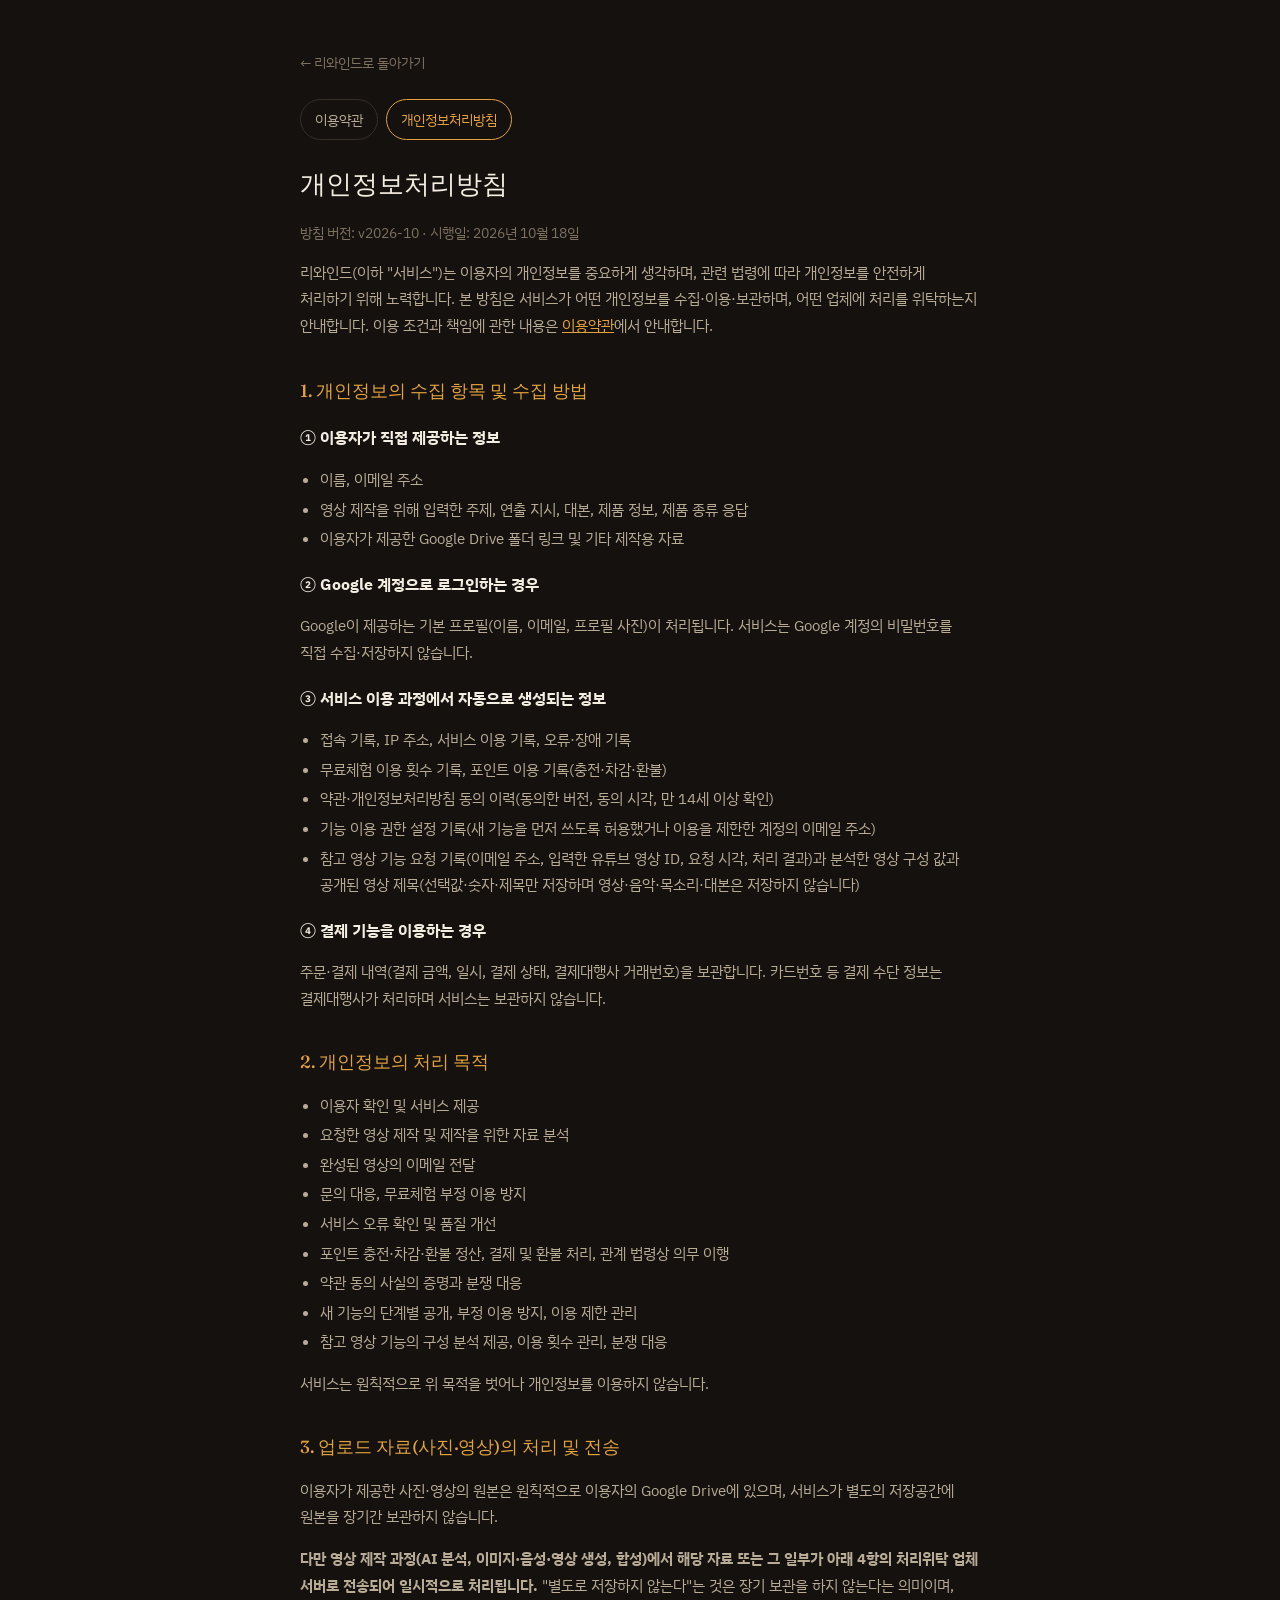
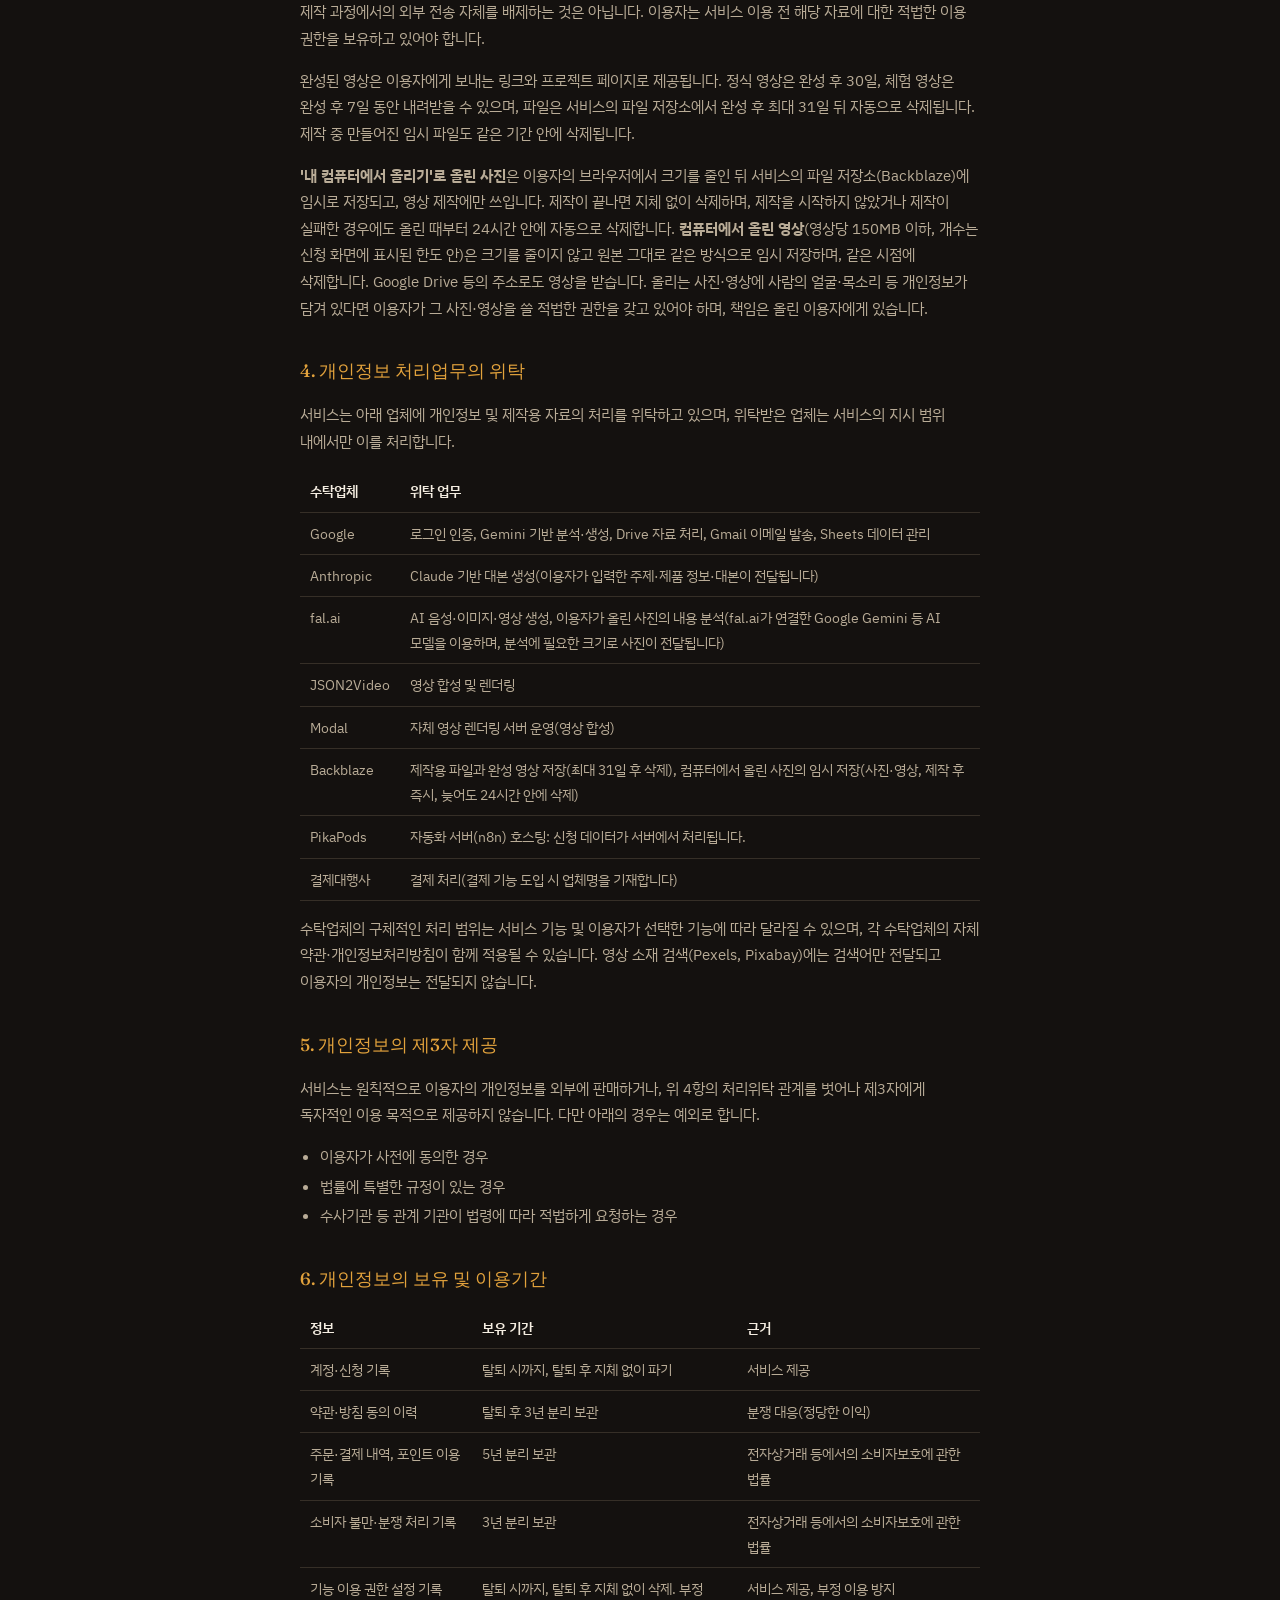
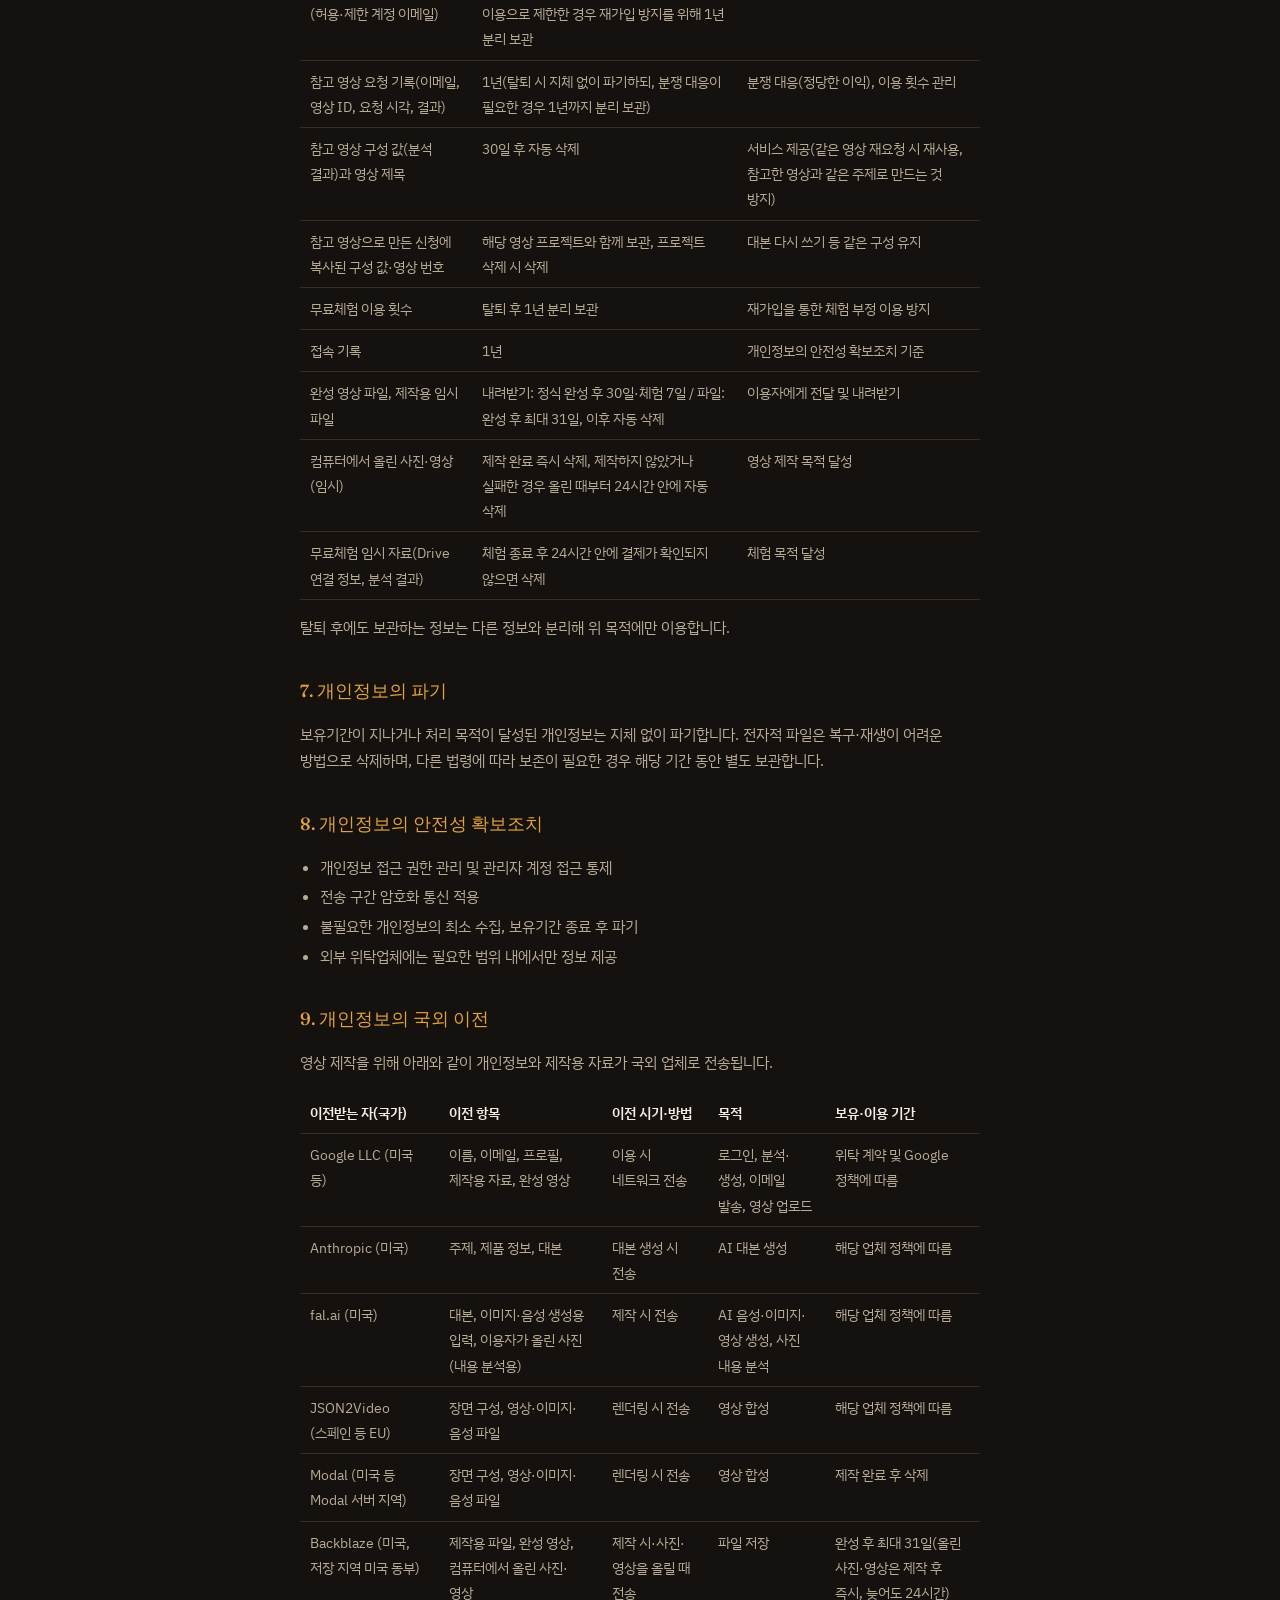
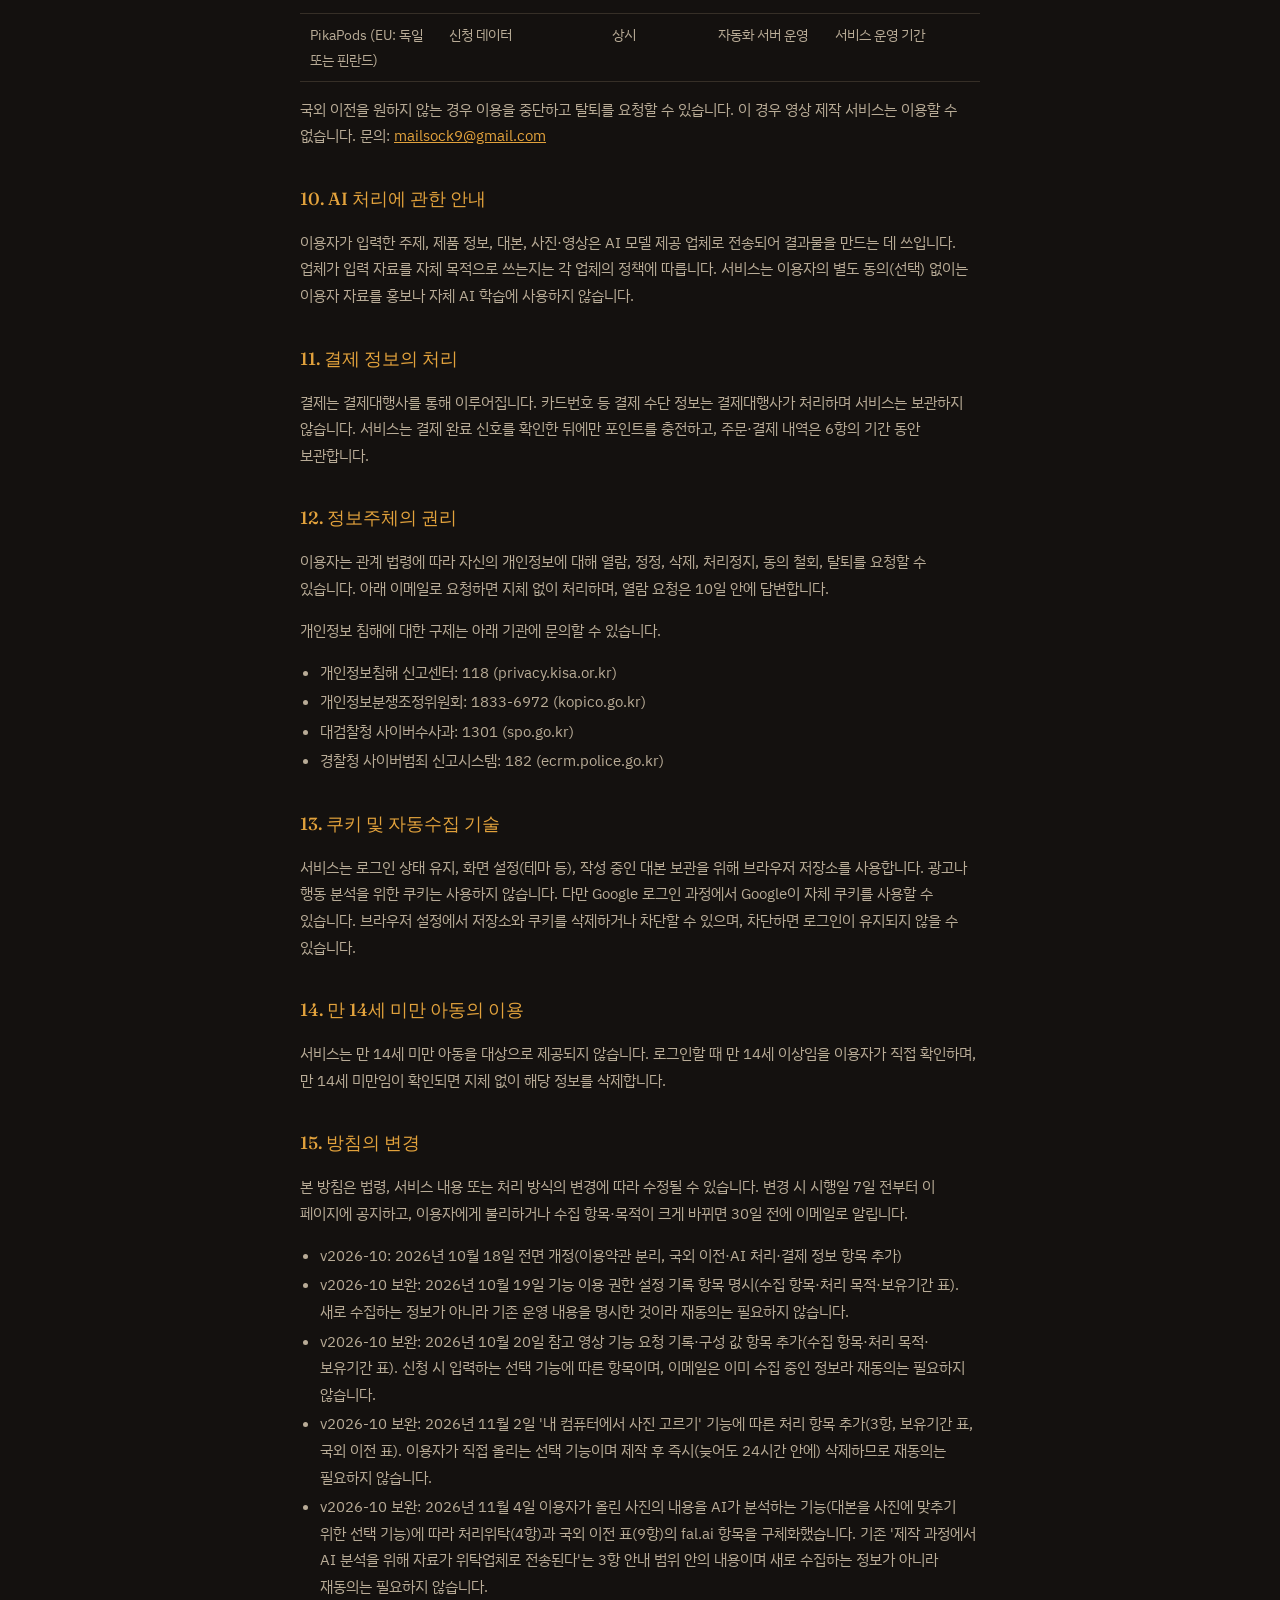
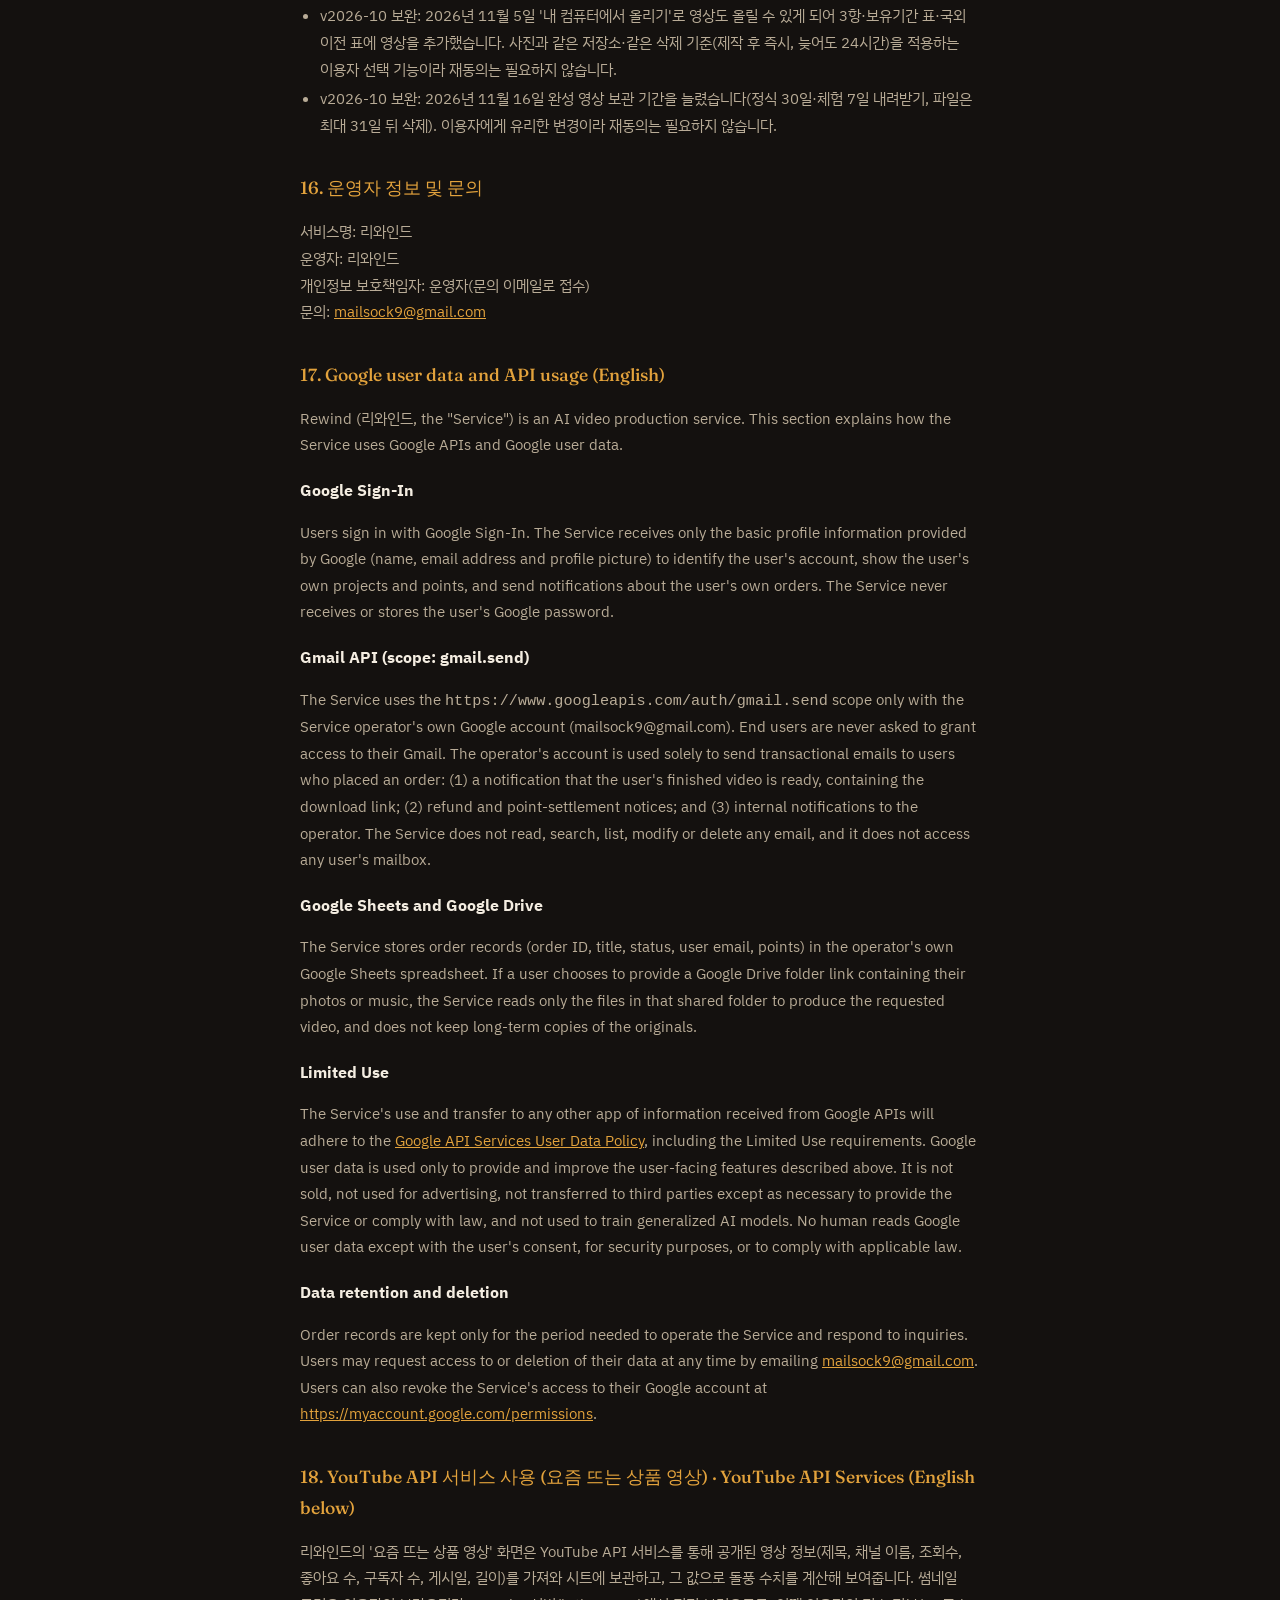
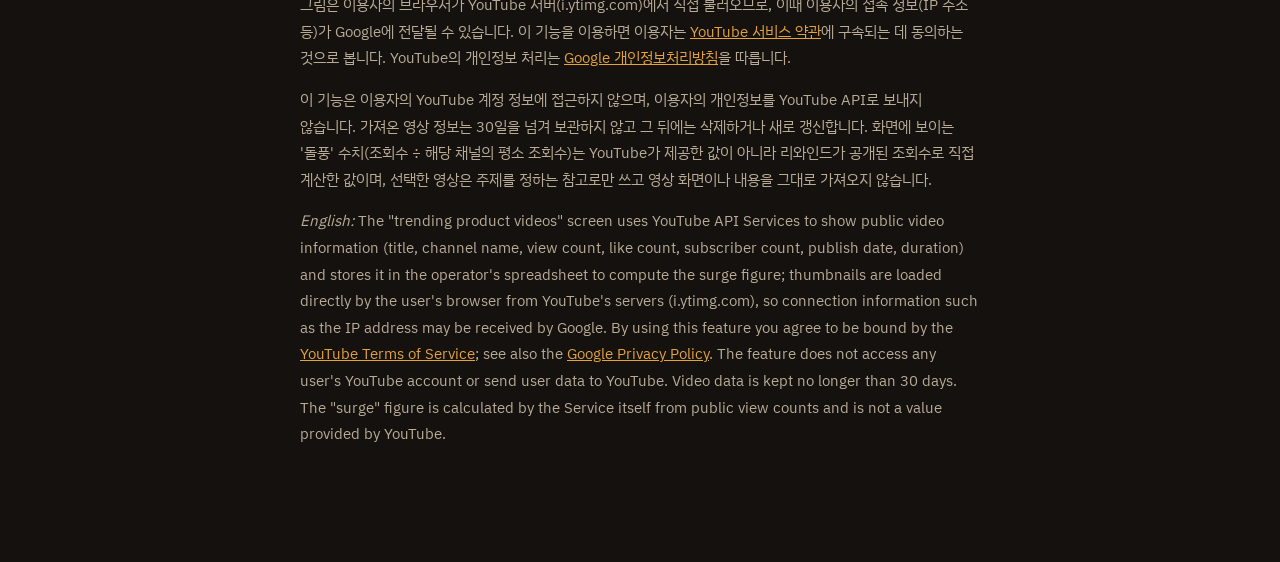
<file: terms.html>
<!DOCTYPE html>
<html lang="ko">
<head>
<meta charset="UTF-8">
<meta name="viewport" content="width=device-width, initial-scale=1.0">
<title>개인정보처리방침 — 리와인드</title>
<link rel="preconnect" href="https://fonts.googleapis.com">
<link rel="preconnect" href="https://fonts.gstatic.com" crossorigin>
<link href="https://fonts.googleapis.com/css2?family=Fraunces:opsz,wght@9..144,500;9..144,600&family=IBM+Plex+Sans+KR:wght@400;500;600;700&display=swap" rel="stylesheet">
<style>
  :root {
    --bg: #14110f; --bg-raised: #1c1814; --ink: #f4ede1; --ink-dim: #b9ac97;
    --ink-faint: #7d7160; --amber: #e2a23c; --line: #362f27;
  }
  * { box-sizing: border-box; }
  body {
    margin: 0; background: var(--bg); color: var(--ink);
    font-family: 'IBM Plex Sans KR', -apple-system, sans-serif; line-height: 1.75;
    word-break: keep-all;
  }
  .wrap { max-width: 720px; margin: 0 auto; padding: 48px 20px 100px; }
  h1 { font-family: 'Fraunces', serif; font-weight: 500; font-size: 1.6rem; margin-bottom: 8px; }
  .updated { color: var(--ink-faint); font-size: 0.85rem; margin-bottom: 12px; }
  .intro { color: var(--ink-dim); font-size: 0.95rem; margin-bottom: 36px; }
  h2 {
    font-family: 'Fraunces', serif; font-weight: 500; font-size: 1.1rem;
    color: var(--amber); margin-top: 34px; margin-bottom: 10px;
  }
  h3 { font-size: 0.98rem; color: var(--ink); margin: 18px 0 6px; }
  p { color: var(--ink-dim); font-size: 0.95rem; }
  ul { color: var(--ink-dim); font-size: 0.95rem; padding-left: 20px; }
  table { width: 100%; border-collapse: collapse; margin: 12px 0; font-size: 0.9rem; }
  th, td { text-align: left; padding: 8px 10px; border-bottom: 1px solid var(--line); color: var(--ink-dim); vertical-align: top; }
  th { color: var(--ink); font-weight: 600; }
  a { color: var(--amber); }
  .back { display: inline-block; margin-bottom: 24px; color: var(--ink-faint); text-decoration: none; font-size: 0.9rem; }

  .tabs { display: flex; gap: 8px; margin: 0 0 22px; }
  .tabs a { padding: 7px 14px; border: 1px solid var(--line); border-radius: 999px; color: var(--ink-dim); text-decoration: none; font-size: 0.9rem; }
  .tabs a.on { border-color: var(--amber); color: var(--amber); }
  ol { color: var(--ink-dim); font-size: 0.95rem; padding-left: 22px; }
  li { margin: 3px 0; }
  .biz { border: 1px solid var(--line); background: var(--bg-raised); border-radius: 8px; padding: 12px 14px; font-size: 0.88rem; color: var(--ink-dim); margin: 0 0 28px; }
  .todo { background: #5a4310; color: #ffd98a; padding: 0 4px; border-radius: 3px; }
  .toc { font-size: 0.88rem; color: var(--ink-faint); margin-bottom: 28px; }
  @media (max-width: 560px) { table { font-size: 0.8rem; } th, td { padding: 6px 6px; } }

  .tabs { display: flex; gap: 8px; margin: 0 0 22px; }
  .tabs a { padding: 7px 14px; border: 1px solid var(--line); border-radius: 999px; color: var(--ink-dim); text-decoration: none; font-size: 0.9rem; }
  .tabs a.on { border-color: var(--amber); color: var(--amber); }
  ol { color: var(--ink-dim); font-size: 0.95rem; padding-left: 22px; }
  li { margin: 3px 0; }
  .biz { border: 1px solid var(--line); background: var(--bg-raised); border-radius: 8px; padding: 12px 14px; font-size: 0.88rem; color: var(--ink-dim); margin: 0 0 28px; }
  .todo { background: #5a4310; color: #ffd98a; padding: 0 4px; border-radius: 3px; }
  .toc { font-size: 0.88rem; color: var(--ink-faint); margin-bottom: 28px; }
  @media (max-width: 560px) { table { font-size: 0.8rem; } th, td { padding: 6px 6px; } }
</style>
</head>
<body>
<div class="wrap">
  <a class="back" href="./index.html">← 리와인드로 돌아가기</a>
  <nav class="tabs"><a href="tos.html">이용약관</a><a href="terms.html" class="on">개인정보처리방침</a></nav>
  <h1>개인정보처리방침</h1>
  <p class="updated">방침 버전: v2026-10 · 시행일: 2026년 10월 18일</p>
  <p class="intro">리와인드(이하 "서비스")는 이용자의 개인정보를 중요하게 생각하며, 관련 법령에 따라 개인정보를 안전하게 처리하기 위해 노력합니다. 본 방침은 서비스가 어떤 개인정보를 수집·이용·보관하며, 어떤 업체에 처리를 위탁하는지 안내합니다. 이용 조건과 책임에 관한 내용은 <a href="tos.html">이용약관</a>에서 안내합니다.</p>

  <h2>1. 개인정보의 수집 항목 및 수집 방법</h2>
  <h3>① 이용자가 직접 제공하는 정보</h3>
  <ul>
    <li>이름, 이메일 주소</li>
    <li>영상 제작을 위해 입력한 주제, 연출 지시, 대본, 제품 정보, 제품 종류 응답</li>
    <li>이용자가 제공한 Google Drive 폴더 링크 및 기타 제작용 자료</li>
  </ul>
  <h3>② Google 계정으로 로그인하는 경우</h3>
  <p>Google이 제공하는 기본 프로필(이름, 이메일, 프로필 사진)이 처리됩니다. 서비스는 Google 계정의 비밀번호를 직접 수집·저장하지 않습니다.</p>
  <h3>③ 서비스 이용 과정에서 자동으로 생성되는 정보</h3>
  <ul>
    <li>접속 기록, IP 주소, 서비스 이용 기록, 오류·장애 기록</li>
    <li>무료체험 이용 횟수 기록, 포인트 이용 기록(충전·차감·환불)</li>
    <li>약관·개인정보처리방침 동의 이력(동의한 버전, 동의 시각, 만 14세 이상 확인)</li>
    <li>기능 이용 권한 설정 기록(새 기능을 먼저 쓰도록 허용했거나 이용을 제한한 계정의 이메일 주소)</li>
    <li>참고 영상 기능 요청 기록(이메일 주소, 입력한 유튜브 영상 ID, 요청 시각, 처리 결과)과 분석한 영상 구성 값과 공개된 영상 제목(선택값·숫자·제목만 저장하며 영상·음악·목소리·대본은 저장하지 않습니다)</li>
  </ul>
  <h3>④ 결제 기능을 이용하는 경우</h3>
  <p>주문·결제 내역(결제 금액, 일시, 결제 상태, 결제대행사 거래번호)을 보관합니다. 카드번호 등 결제 수단 정보는 결제대행사가 처리하며 서비스는 보관하지 않습니다.</p>

  <h2>2. 개인정보의 처리 목적</h2>
  <ul>
    <li>이용자 확인 및 서비스 제공</li>
    <li>요청한 영상 제작 및 제작을 위한 자료 분석</li>
    <li>완성된 영상의 이메일 전달</li>
    <li>문의 대응, 무료체험 부정 이용 방지</li>
    <li>서비스 오류 확인 및 품질 개선</li>
    <li>포인트 충전·차감·환불 정산, 결제 및 환불 처리, 관계 법령상 의무 이행</li>
    <li>약관 동의 사실의 증명과 분쟁 대응</li>
    <li>새 기능의 단계별 공개, 부정 이용 방지, 이용 제한 관리</li>
    <li>참고 영상 기능의 구성 분석 제공, 이용 횟수 관리, 분쟁 대응</li>
  </ul>
  <p>서비스는 원칙적으로 위 목적을 벗어나 개인정보를 이용하지 않습니다.</p>

  <h2>3. 업로드 자료(사진·영상)의 처리 및 전송</h2>
  <p>이용자가 제공한 사진·영상의 원본은 원칙적으로 이용자의 Google Drive에 있으며, 서비스가 별도의 저장공간에 원본을 장기간 보관하지 않습니다.</p>
  <p><strong>다만 영상 제작 과정(AI 분석, 이미지·음성·영상 생성, 합성)에서 해당 자료 또는 그 일부가 아래 4항의 처리위탁 업체 서버로 전송되어 일시적으로 처리됩니다.</strong> "별도로 저장하지 않는다"는 것은 장기 보관을 하지 않는다는 의미이며, 제작 과정에서의 외부 전송 자체를 배제하는 것은 아닙니다. 이용자는 서비스 이용 전 해당 자료에 대한 적법한 이용 권한을 보유하고 있어야 합니다.</p>
  <p>완성된 영상은 이용자에게 보내는 링크와 프로젝트 페이지로 제공됩니다. 정식 영상은 완성 후 30일, 체험 영상은 완성 후 7일 동안 내려받을 수 있으며, 파일은 서비스의 파일 저장소에서 완성 후 최대 31일 뒤 자동으로 삭제됩니다. 제작 중 만들어진 임시 파일도 같은 기간 안에 삭제됩니다.</p>
  <p><strong>'내 컴퓨터에서 올리기'로 올린 사진</strong>은 이용자의 브라우저에서 크기를 줄인 뒤 서비스의 파일 저장소(Backblaze)에 임시로 저장되고, 영상 제작에만 쓰입니다. 제작이 끝나면 지체 없이 삭제하며, 제작을 시작하지 않았거나 제작이 실패한 경우에도 올린 때부터 24시간 안에 자동으로 삭제합니다. <strong>컴퓨터에서 올린 영상</strong>(영상당 150MB 이하, 개수는 신청 화면에 표시된 한도 안)은 크기를 줄이지 않고 원본 그대로 같은 방식으로 임시 저장하며, 같은 시점에 삭제합니다. Google Drive 등의 주소로도 영상을 받습니다. 올리는 사진·영상에 사람의 얼굴·목소리 등 개인정보가 담겨 있다면 이용자가 그 사진·영상을 쓸 적법한 권한을 갖고 있어야 하며, 책임은 올린 이용자에게 있습니다.</p>

  <h2>4. 개인정보 처리업무의 위탁</h2>
  <p>서비스는 아래 업체에 개인정보 및 제작용 자료의 처리를 위탁하고 있으며, 위탁받은 업체는 서비스의 지시 범위 내에서만 이를 처리합니다.</p>
  <table>
    <tr><th>수탁업체</th><th>위탁 업무</th></tr>
    <tr><td>Google</td><td>로그인 인증, Gemini 기반 분석·생성, Drive 자료 처리, Gmail 이메일 발송, Sheets 데이터 관리</td></tr>
    <tr><td>Anthropic</td><td>Claude 기반 대본 생성(이용자가 입력한 주제·제품 정보·대본이 전달됩니다)</td></tr>
    <tr><td>fal.ai</td><td>AI 음성·이미지·영상 생성, 이용자가 올린 사진의 내용 분석(fal.ai가 연결한 Google Gemini 등 AI 모델을 이용하며, 분석에 필요한 크기로 사진이 전달됩니다)</td></tr>
    <tr><td>JSON2Video</td><td>영상 합성 및 렌더링</td></tr>
    <tr><td>Modal</td><td>자체 영상 렌더링 서버 운영(영상 합성)</td></tr>
    <tr><td>Backblaze</td><td>제작용 파일과 완성 영상 저장(최대 31일 후 삭제), 컴퓨터에서 올린 사진의 임시 저장(사진·영상, 제작 후 즉시, 늦어도 24시간 안에 삭제)</td></tr>
    <tr><td>PikaPods</td><td>자동화 서버(n8n) 호스팅: 신청 데이터가 서버에서 처리됩니다.</td></tr>
    <tr><td>결제대행사</td><td>결제 처리(결제 기능 도입 시 업체명을 기재합니다) </td></tr>
  </table>
  <p>수탁업체의 구체적인 처리 범위는 서비스 기능 및 이용자가 선택한 기능에 따라 달라질 수 있으며, 각 수탁업체의 자체 약관·개인정보처리방침이 함께 적용될 수 있습니다. 영상 소재 검색(Pexels, Pixabay)에는 검색어만 전달되고 이용자의 개인정보는 전달되지 않습니다.</p>

  <h2>5. 개인정보의 제3자 제공</h2>
  <p>서비스는 원칙적으로 이용자의 개인정보를 외부에 판매하거나, 위 4항의 처리위탁 관계를 벗어나 제3자에게 독자적인 이용 목적으로 제공하지 않습니다. 다만 아래의 경우는 예외로 합니다.</p>
  <ul>
    <li>이용자가 사전에 동의한 경우</li>
    <li>법률에 특별한 규정이 있는 경우</li>
    <li>수사기관 등 관계 기관이 법령에 따라 적법하게 요청하는 경우</li>
  </ul>

  <h2>6. 개인정보의 보유 및 이용기간</h2>
  <table>
    <tr><th>정보</th><th>보유 기간</th><th>근거</th></tr>
    <tr><td>계정·신청 기록</td><td>탈퇴 시까지, 탈퇴 후 지체 없이 파기</td><td>서비스 제공</td></tr>
    <tr><td>약관·방침 동의 이력</td><td>탈퇴 후 3년 분리 보관</td><td>분쟁 대응(정당한 이익)</td></tr>
    <tr><td>주문·결제 내역, 포인트 이용 기록</td><td>5년 분리 보관</td><td>전자상거래 등에서의 소비자보호에 관한 법률</td></tr>
    <tr><td>소비자 불만·분쟁 처리 기록</td><td>3년 분리 보관</td><td>전자상거래 등에서의 소비자보호에 관한 법률</td></tr>
    <tr><td>기능 이용 권한 설정 기록(허용·제한 계정 이메일)</td><td>탈퇴 시까지, 탈퇴 후 지체 없이 삭제. 부정 이용으로 제한한 경우 재가입 방지를 위해 1년 분리 보관</td><td>서비스 제공, 부정 이용 방지</td></tr>
    <tr><td>참고 영상 요청 기록(이메일, 영상 ID, 요청 시각, 결과)</td><td>1년(탈퇴 시 지체 없이 파기하되, 분쟁 대응이 필요한 경우 1년까지 분리 보관)</td><td>분쟁 대응(정당한 이익), 이용 횟수 관리</td></tr>
    <tr><td>참고 영상 구성 값(분석 결과)과 영상 제목</td><td>30일 후 자동 삭제</td><td>서비스 제공(같은 영상 재요청 시 재사용, 참고한 영상과 같은 주제로 만드는 것 방지)</td></tr>
    <tr><td>참고 영상으로 만든 신청에 복사된 구성 값·영상 번호</td><td>해당 영상 프로젝트와 함께 보관, 프로젝트 삭제 시 삭제</td><td>대본 다시 쓰기 등 같은 구성 유지</td></tr>
    <tr><td>무료체험 이용 횟수</td><td>탈퇴 후 1년 분리 보관</td><td>재가입을 통한 체험 부정 이용 방지</td></tr>
    <tr><td>접속 기록</td><td>1년</td><td>개인정보의 안전성 확보조치 기준</td></tr>
    <tr><td>완성 영상 파일, 제작용 임시 파일</td><td>내려받기: 정식 완성 후 30일·체험 7일 / 파일: 완성 후 최대 31일, 이후 자동 삭제</td><td>이용자에게 전달 및 내려받기</td></tr>
    <tr><td>컴퓨터에서 올린 사진·영상(임시)</td><td>제작 완료 즉시 삭제, 제작하지 않았거나 실패한 경우 올린 때부터 24시간 안에 자동 삭제</td><td>영상 제작 목적 달성</td></tr>
    <tr><td>무료체험 임시 자료(Drive 연결 정보, 분석 결과)</td><td>체험 종료 후 24시간 안에 결제가 확인되지 않으면 삭제</td><td>체험 목적 달성</td></tr>
  </table>
  <p>탈퇴 후에도 보관하는 정보는 다른 정보와 분리해 위 목적에만 이용합니다.</p>

  <h2>7. 개인정보의 파기</h2>
  <p>보유기간이 지나거나 처리 목적이 달성된 개인정보는 지체 없이 파기합니다. 전자적 파일은 복구·재생이 어려운 방법으로 삭제하며, 다른 법령에 따라 보존이 필요한 경우 해당 기간 동안 별도 보관합니다.</p>

  <h2>8. 개인정보의 안전성 확보조치</h2>
  <ul>
    <li>개인정보 접근 권한 관리 및 관리자 계정 접근 통제</li>
    <li>전송 구간 암호화 통신 적용</li>
    <li>불필요한 개인정보의 최소 수집, 보유기간 종료 후 파기</li>
    <li>외부 위탁업체에는 필요한 범위 내에서만 정보 제공</li>
  </ul>

  <h2>9. 개인정보의 국외 이전</h2>
  <p>영상 제작을 위해 아래와 같이 개인정보와 제작용 자료가 국외 업체로 전송됩니다.</p>
  <table>
    <tr><th>이전받는 자(국가)</th><th>이전 항목</th><th>이전 시기·방법</th><th>목적</th><th>보유·이용 기간</th></tr>
    <tr><td>Google LLC (미국 등)</td><td>이름, 이메일, 프로필, 제작용 자료, 완성 영상</td><td>이용 시 네트워크 전송</td><td>로그인, 분석·생성, 이메일 발송, 영상 업로드</td><td>위탁 계약 및 Google 정책에 따름</td></tr>
    <tr><td>Anthropic (미국)</td><td>주제, 제품 정보, 대본</td><td>대본 생성 시 전송</td><td>AI 대본 생성</td><td>해당 업체 정책에 따름</td></tr>
    <tr><td>fal.ai (미국)</td><td>대본, 이미지·음성 생성용 입력, 이용자가 올린 사진(내용 분석용)</td><td>제작 시 전송</td><td>AI 음성·이미지·영상 생성, 사진 내용 분석</td><td>해당 업체 정책에 따름</td></tr>
    <tr><td>JSON2Video (스페인 등 EU)</td><td>장면 구성, 영상·이미지·음성 파일</td><td>렌더링 시 전송</td><td>영상 합성</td><td>해당 업체 정책에 따름</td></tr>
    <tr><td>Modal (미국 등 Modal 서버 지역)</td><td>장면 구성, 영상·이미지·음성 파일</td><td>렌더링 시 전송</td><td>영상 합성</td><td>제작 완료 후 삭제</td></tr>
    <tr><td>Backblaze (미국, 저장 지역 미국 동부)</td><td>제작용 파일, 완성 영상, 컴퓨터에서 올린 사진·영상</td><td>제작 시·사진·영상을 올릴 때 전송</td><td>파일 저장</td><td>완성 후 최대 31일(올린 사진·영상은 제작 후 즉시, 늦어도 24시간)</td></tr>
    <tr><td>PikaPods (EU: 독일 또는 핀란드)</td><td>신청 데이터</td><td>상시</td><td>자동화 서버 운영</td><td>서비스 운영 기간</td></tr>
  </table>
  <p>국외 이전을 원하지 않는 경우 이용을 중단하고 탈퇴를 요청할 수 있습니다. 이 경우 영상 제작 서비스는 이용할 수 없습니다. 문의: <a href="mailto:mailsock9@gmail.com">mailsock9@gmail.com</a></p>

  <h2>10. AI 처리에 관한 안내</h2>
  <p>이용자가 입력한 주제, 제품 정보, 대본, 사진·영상은 AI 모델 제공 업체로 전송되어 결과물을 만드는 데 쓰입니다. 업체가 입력 자료를 자체 목적으로 쓰는지는 각 업체의 정책에 따릅니다. 서비스는 이용자의 별도 동의(선택) 없이는 이용자 자료를 홍보나 자체 AI 학습에 사용하지 않습니다.</p>

  <h2>11. 결제 정보의 처리</h2>
  <p>결제는 결제대행사를 통해 이루어집니다. 카드번호 등 결제 수단 정보는 결제대행사가 처리하며 서비스는 보관하지 않습니다. 서비스는 결제 완료 신호를 확인한 뒤에만 포인트를 충전하고, 주문·결제 내역은 6항의 기간 동안 보관합니다.</p>

  <h2>12. 정보주체의 권리</h2>
  <p>이용자는 관계 법령에 따라 자신의 개인정보에 대해 열람, 정정, 삭제, 처리정지, 동의 철회, 탈퇴를 요청할 수 있습니다. 아래 이메일로 요청하면 지체 없이 처리하며, 열람 요청은 10일 안에 답변합니다.</p>
  <p>개인정보 침해에 대한 구제는 아래 기관에 문의할 수 있습니다.</p>
  <ul>
    <li>개인정보침해 신고센터: 118 (privacy.kisa.or.kr)</li>
    <li>개인정보분쟁조정위원회: 1833-6972 (kopico.go.kr)</li>
    <li>대검찰청 사이버수사과: 1301 (spo.go.kr)</li>
    <li>경찰청 사이버범죄 신고시스템: 182 (ecrm.police.go.kr)</li>
  </ul>

  <h2>13. 쿠키 및 자동수집 기술</h2>
  <p>서비스는 로그인 상태 유지, 화면 설정(테마 등), 작성 중인 대본 보관을 위해 브라우저 저장소를 사용합니다. 광고나 행동 분석을 위한 쿠키는 사용하지 않습니다. 다만 Google 로그인 과정에서 Google이 자체 쿠키를 사용할 수 있습니다. 브라우저 설정에서 저장소와 쿠키를 삭제하거나 차단할 수 있으며, 차단하면 로그인이 유지되지 않을 수 있습니다.</p>

  <h2>14. 만 14세 미만 아동의 이용</h2>
  <p>서비스는 만 14세 미만 아동을 대상으로 제공되지 않습니다. 로그인할 때 만 14세 이상임을 이용자가 직접 확인하며, 만 14세 미만임이 확인되면 지체 없이 해당 정보를 삭제합니다.</p>

  <h2>15. 방침의 변경</h2>
  <p>본 방침은 법령, 서비스 내용 또는 처리 방식의 변경에 따라 수정될 수 있습니다. 변경 시 시행일 7일 전부터 이 페이지에 공지하고, 이용자에게 불리하거나 수집 항목·목적이 크게 바뀌면 30일 전에 이메일로 알립니다.</p>
  <ul>
    <li>v2026-10: 2026년 10월 18일 전면 개정(이용약관 분리, 국외 이전·AI 처리·결제 정보 항목 추가)</li>
    <li>v2026-10 보완: 2026년 10월 19일 기능 이용 권한 설정 기록 항목 명시(수집 항목·처리 목적·보유기간 표). 새로 수집하는 정보가 아니라 기존 운영 내용을 명시한 것이라 재동의는 필요하지 않습니다.</li>
    <li>v2026-10 보완: 2026년 10월 20일 참고 영상 기능 요청 기록·구성 값 항목 추가(수집 항목·처리 목적·보유기간 표). 신청 시 입력하는 선택 기능에 따른 항목이며, 이메일은 이미 수집 중인 정보라 재동의는 필요하지 않습니다.</li>
    <li>v2026-10 보완: 2026년 11월 2일 '내 컴퓨터에서 사진 고르기' 기능에 따른 처리 항목 추가(3항, 보유기간 표, 국외 이전 표). 이용자가 직접 올리는 선택 기능이며 제작 후 즉시(늦어도 24시간 안에) 삭제하므로 재동의는 필요하지 않습니다.</li>
    <li>v2026-10 보완: 2026년 11월 4일 이용자가 올린 사진의 내용을 AI가 분석하는 기능(대본을 사진에 맞추기 위한 선택 기능)에 따라 처리위탁(4항)과 국외 이전 표(9항)의 fal.ai 항목을 구체화했습니다. 기존 '제작 과정에서 AI 분석을 위해 자료가 위탁업체로 전송된다'는 3항 안내 범위 안의 내용이며 새로 수집하는 정보가 아니라 재동의는 필요하지 않습니다.</li>
    <li>v2026-10 보완: 2026년 11월 5일 '내 컴퓨터에서 올리기'로 영상도 올릴 수 있게 되어 3항·보유기간 표·국외 이전 표에 영상을 추가했습니다. 사진과 같은 저장소·같은 삭제 기준(제작 후 즉시, 늦어도 24시간)을 적용하는 이용자 선택 기능이라 재동의는 필요하지 않습니다.</li>
    <li>v2026-10 보완: 2026년 11월 16일 완성 영상 보관 기간을 늘렸습니다(정식 30일·체험 7일 내려받기, 파일은 최대 31일 뒤 삭제). 이용자에게 유리한 변경이라 재동의는 필요하지 않습니다.</li>
  </ul>

  <h2>16. 운영자 정보 및 문의</h2>
  <p>서비스명: 리와인드<br>
  운영자: 리와인드<br>
  개인정보 보호책임자: 운영자(문의 이메일로 접수)<br>
  문의: <a href="mailto:mailsock9@gmail.com">mailsock9@gmail.com</a></p>

  <h2 id="google-data">17. Google user data and API usage (English)</h2>
  <p>Rewind (리와인드, the "Service") is an AI video production service. This section explains how the Service uses Google APIs and Google user data.</p>
  <h3>Google Sign-In</h3>
  <p>Users sign in with Google Sign-In. The Service receives only the basic profile information provided by Google (name, email address and profile picture) to identify the user's account, show the user's own projects and points, and send notifications about the user's own orders. The Service never receives or stores the user's Google password.</p>
  <h3>Gmail API (scope: gmail.send)</h3>
  <p>The Service uses the <code>https://www.googleapis.com/auth/gmail.send</code> scope only with the Service operator's own Google account (mailsock9@gmail.com). End users are never asked to grant access to their Gmail. The operator's account is used solely to send transactional emails to users who placed an order: (1) a notification that the user's finished video is ready, containing the download link; (2) refund and point-settlement notices; and (3) internal notifications to the operator. The Service does not read, search, list, modify or delete any email, and it does not access any user's mailbox.</p>
  <h3>Google Sheets and Google Drive</h3>
  <p>The Service stores order records (order ID, title, status, user email, points) in the operator's own Google Sheets spreadsheet. If a user chooses to provide a Google Drive folder link containing their photos or music, the Service reads only the files in that shared folder to produce the requested video, and does not keep long-term copies of the originals.</p>
  <h3>Limited Use</h3>
  <p>The Service's use and transfer to any other app of information received from Google APIs will adhere to the <a href="https://developers.google.com/terms/api-services-user-data-policy" target="_blank" rel="noopener">Google API Services User Data Policy</a>, including the Limited Use requirements. Google user data is used only to provide and improve the user-facing features described above. It is not sold, not used for advertising, not transferred to third parties except as necessary to provide the Service or comply with law, and not used to train generalized AI models. No human reads Google user data except with the user's consent, for security purposes, or to comply with applicable law.</p>
  <h3>Data retention and deletion</h3>
  <p>Order records are kept only for the period needed to operate the Service and respond to inquiries. Users may request access to or deletion of their data at any time by emailing <a href="mailto:mailsock9@gmail.com">mailsock9@gmail.com</a>. Users can also revoke the Service's access to their Google account at <a href="https://myaccount.google.com/permissions" target="_blank" rel="noopener">https://myaccount.google.com/permissions</a>.</p>
  <h2 id="youtube-api">18. YouTube API 서비스 사용 (요즘 뜨는 상품 영상) · YouTube API Services (English below)</h2>
  <p>리와인드의 '요즘 뜨는 상품 영상' 화면은 YouTube API 서비스를 통해 공개된 영상 정보(제목, 채널 이름, 조회수, 좋아요 수, 구독자 수, 게시일, 길이)를 가져와 시트에 보관하고, 그 값으로 돌풍 수치를 계산해 보여줍니다. 썸네일 그림은 이용자의 브라우저가 YouTube 서버(i.ytimg.com)에서 직접 불러오므로, 이때 이용자의 접속 정보(IP 주소 등)가 Google에 전달될 수 있습니다. 이 기능을 이용하면 이용자는 <a href="https://www.youtube.com/t/terms" target="_blank" rel="noopener">YouTube 서비스 약관</a>에 구속되는 데 동의하는 것으로 봅니다. YouTube의 개인정보 처리는 <a href="https://policies.google.com/privacy" target="_blank" rel="noopener">Google 개인정보처리방침</a>을 따릅니다.</p>
  <p>이 기능은 이용자의 YouTube 계정 정보에 접근하지 않으며, 이용자의 개인정보를 YouTube API로 보내지 않습니다. 가져온 영상 정보는 30일을 넘겨 보관하지 않고 그 뒤에는 삭제하거나 새로 갱신합니다. 화면에 보이는 '돌풍' 수치(조회수 ÷ 해당 채널의 평소 조회수)는 YouTube가 제공한 값이 아니라 리와인드가 공개된 조회수로 직접 계산한 값이며, 선택한 영상은 주제를 정하는 참고로만 쓰고 영상 화면이나 내용을 그대로 가져오지 않습니다.</p>
  <p><em>English:</em> The "trending product videos" screen uses YouTube API Services to show public video information (title, channel name, view count, like count, subscriber count, publish date, duration) and stores it in the operator's spreadsheet to compute the surge figure; thumbnails are loaded directly by the user's browser from YouTube's servers (i.ytimg.com), so connection information such as the IP address may be received by Google. By using this feature you agree to be bound by the <a href="https://www.youtube.com/t/terms" target="_blank" rel="noopener">YouTube Terms of Service</a>; see also the <a href="https://policies.google.com/privacy" target="_blank" rel="noopener">Google Privacy Policy</a>. The feature does not access any user's YouTube account or send user data to YouTube. Video data is kept no longer than 30 days. The "surge" figure is calculated by the Service itself from public view counts and is not a value provided by YouTube.</p>

</div>
</body>
</html>
</file>
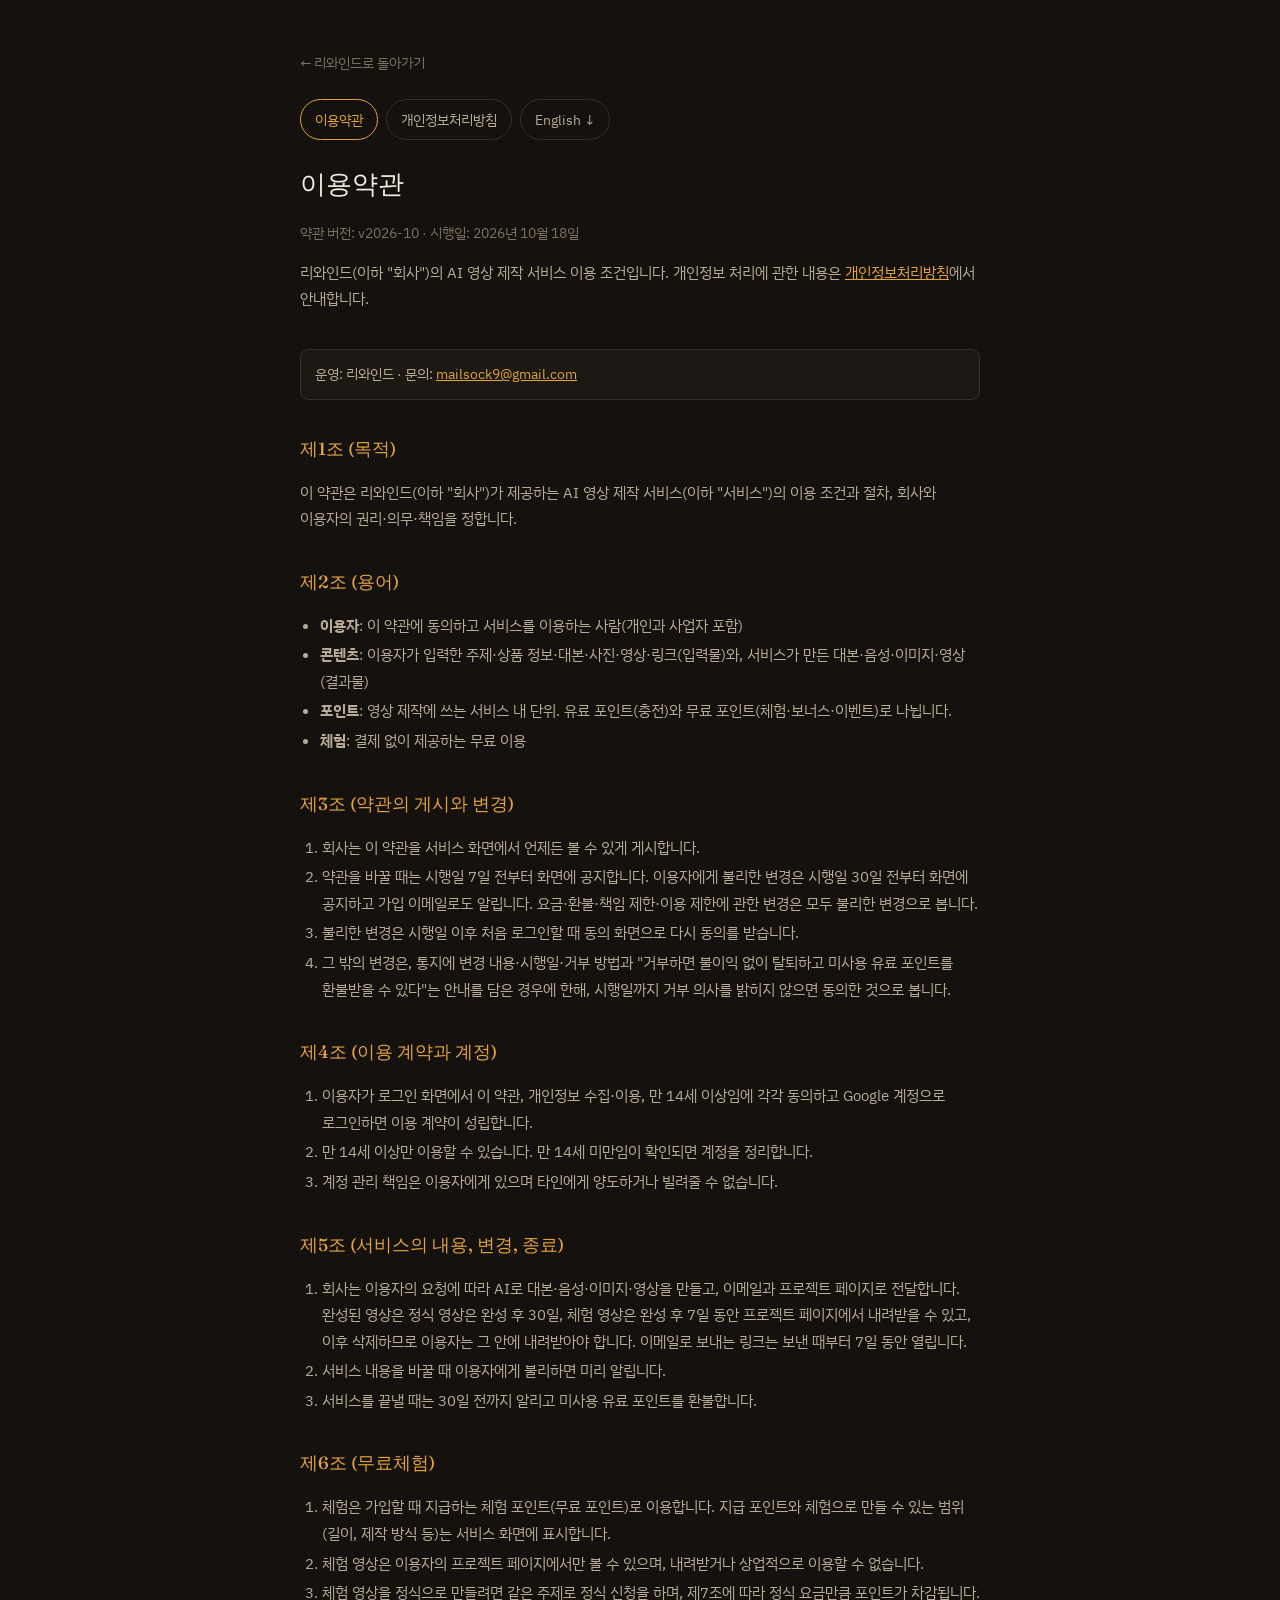
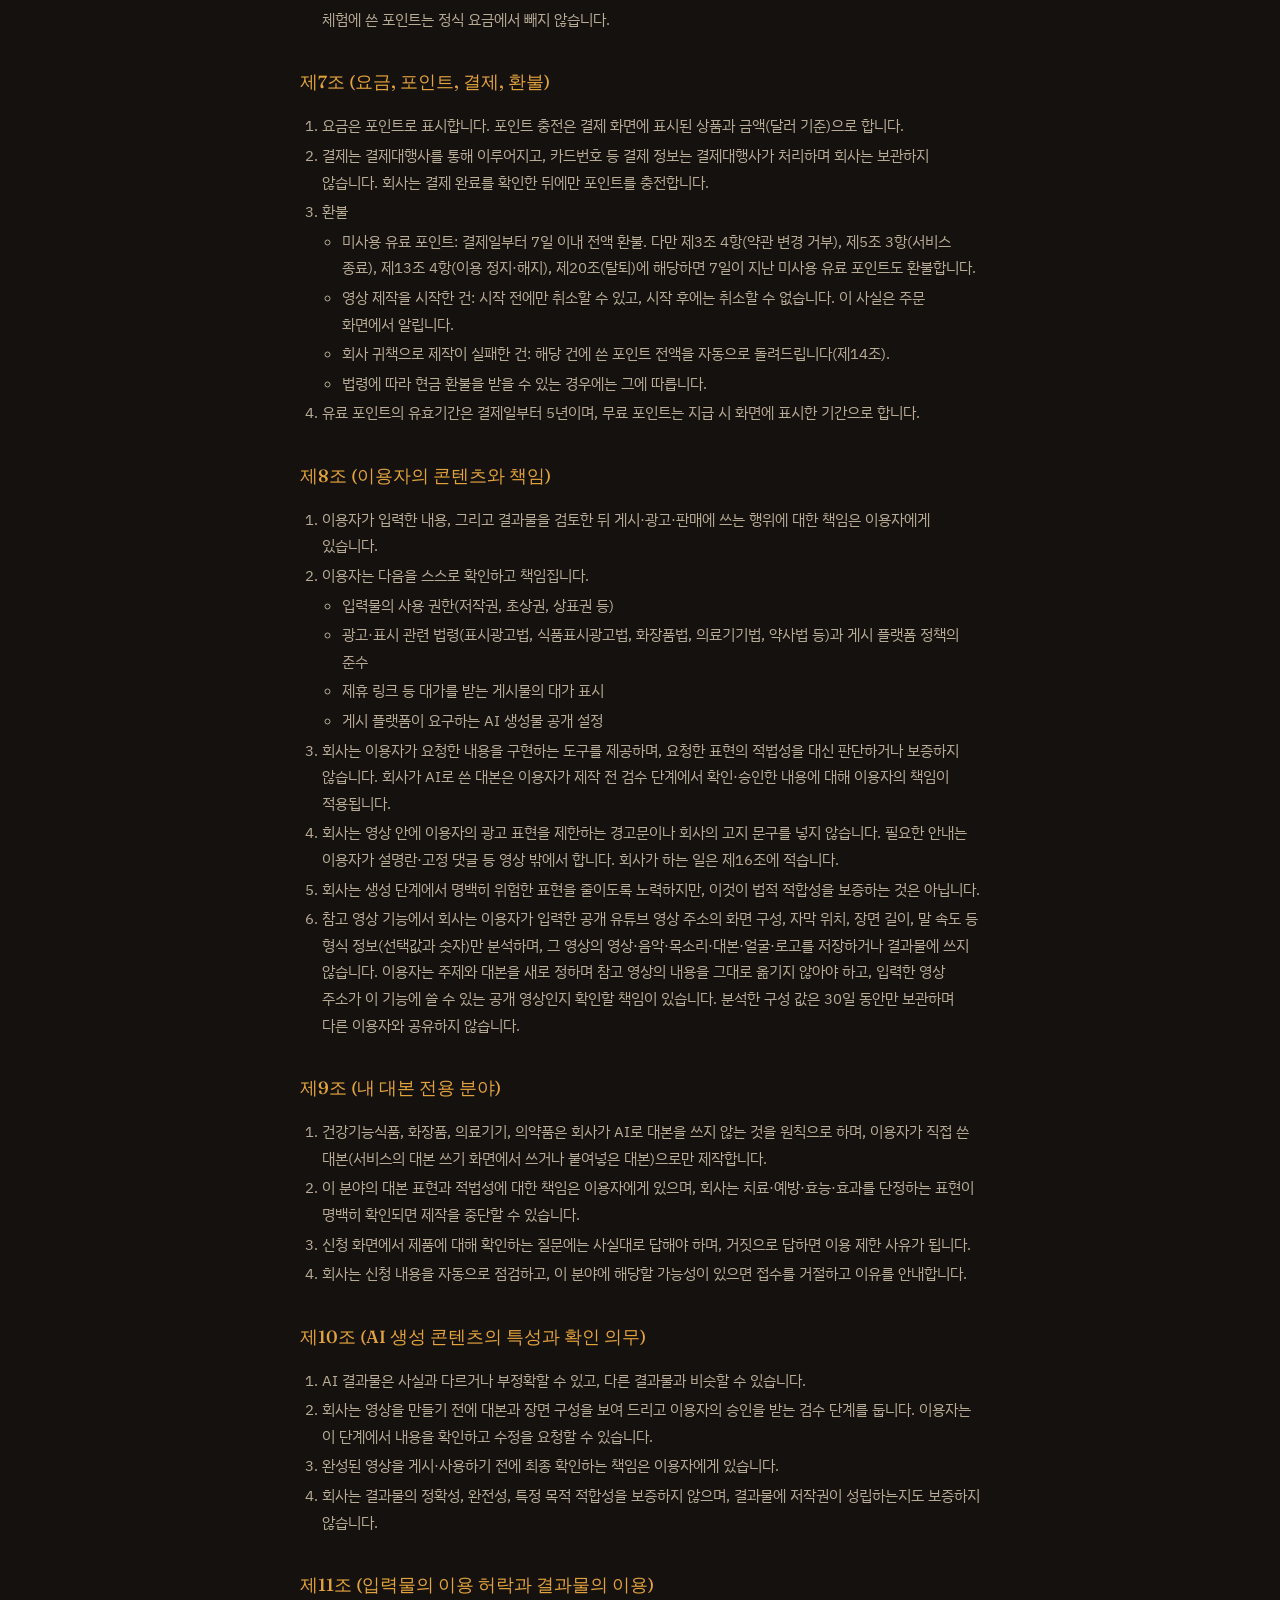
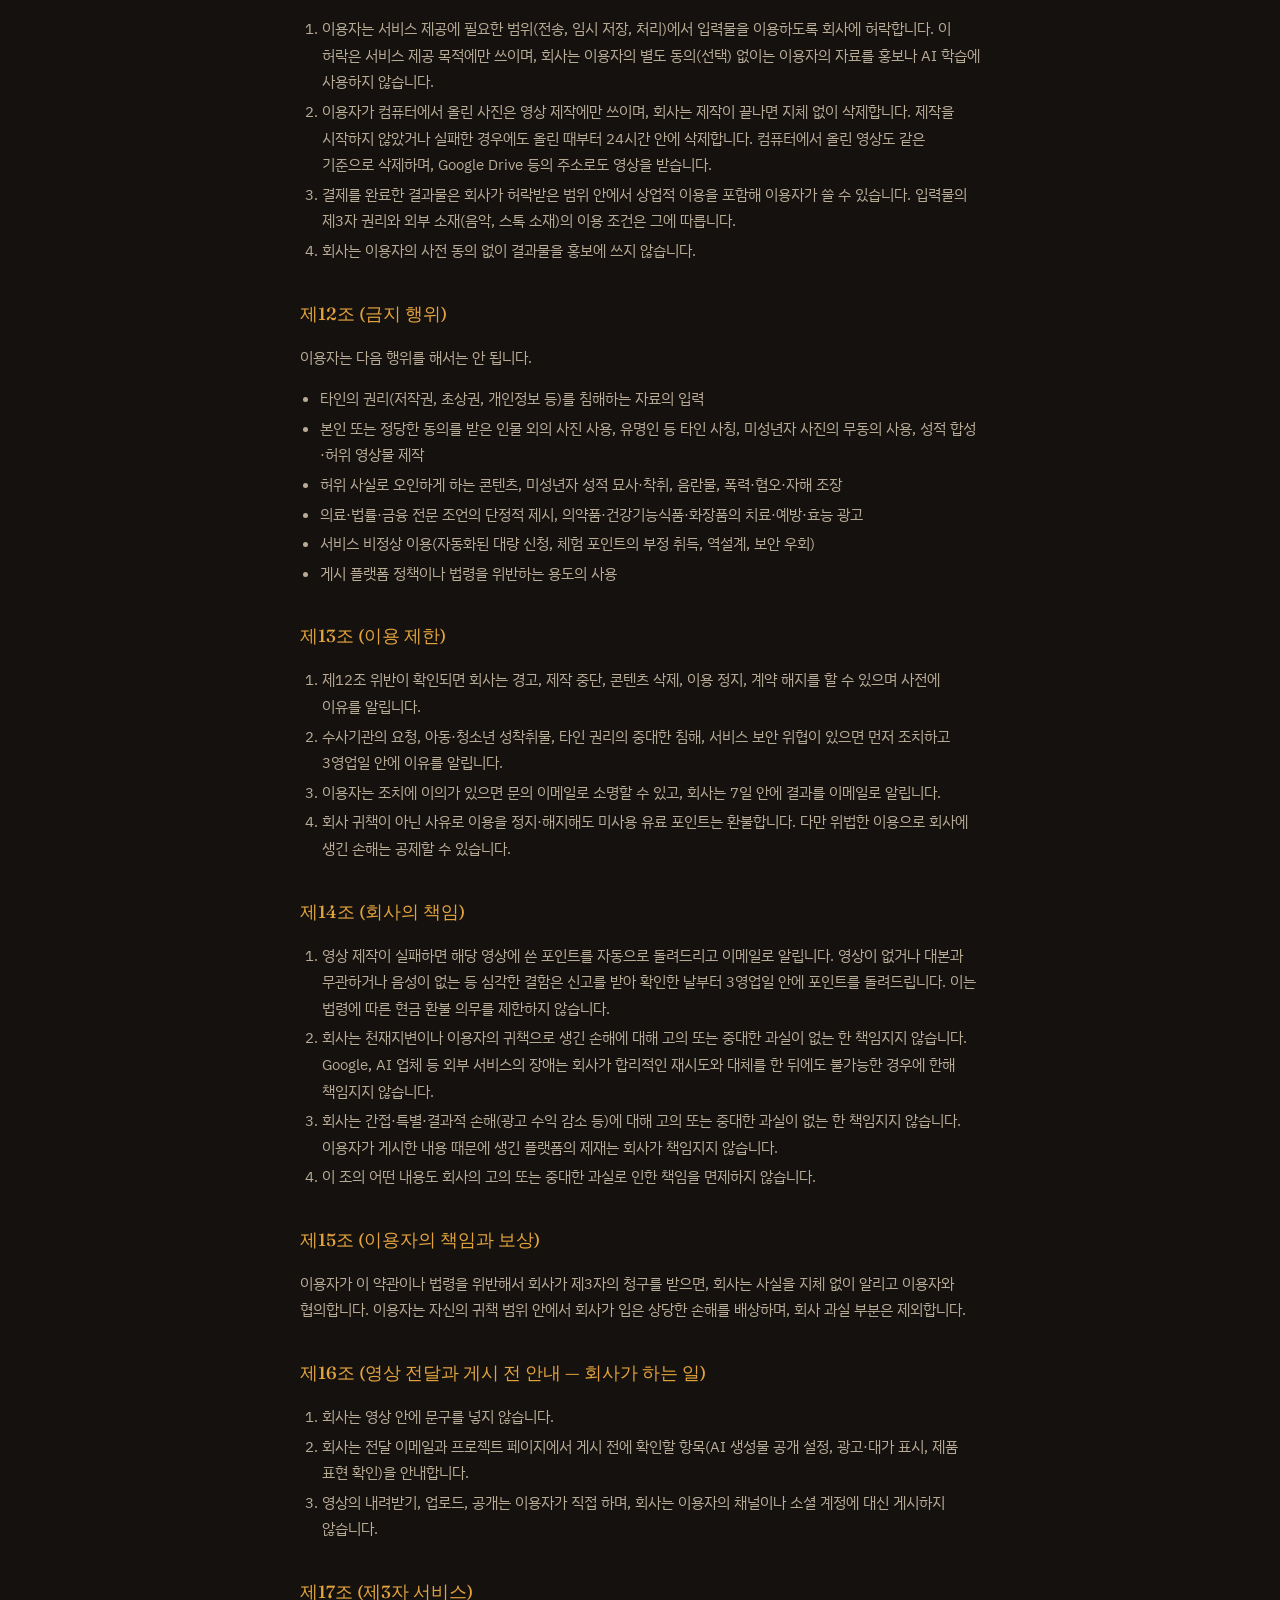
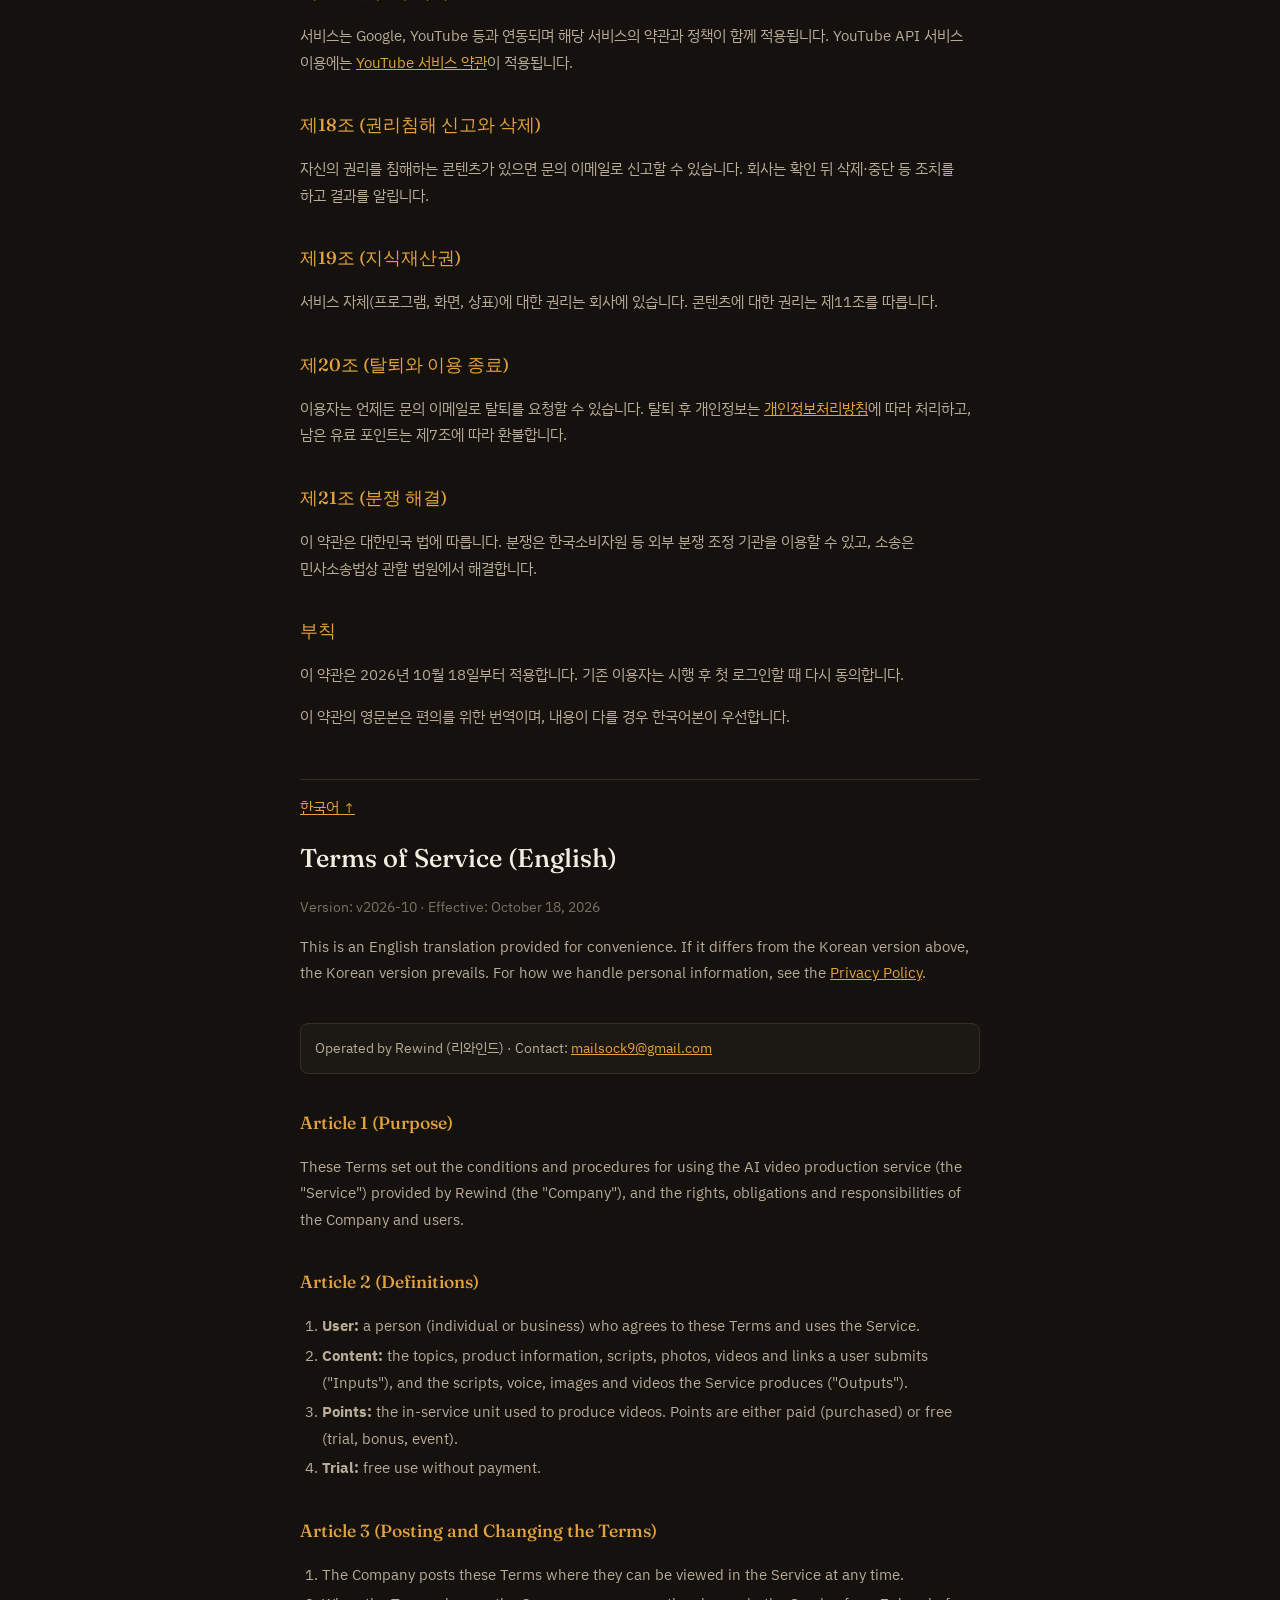
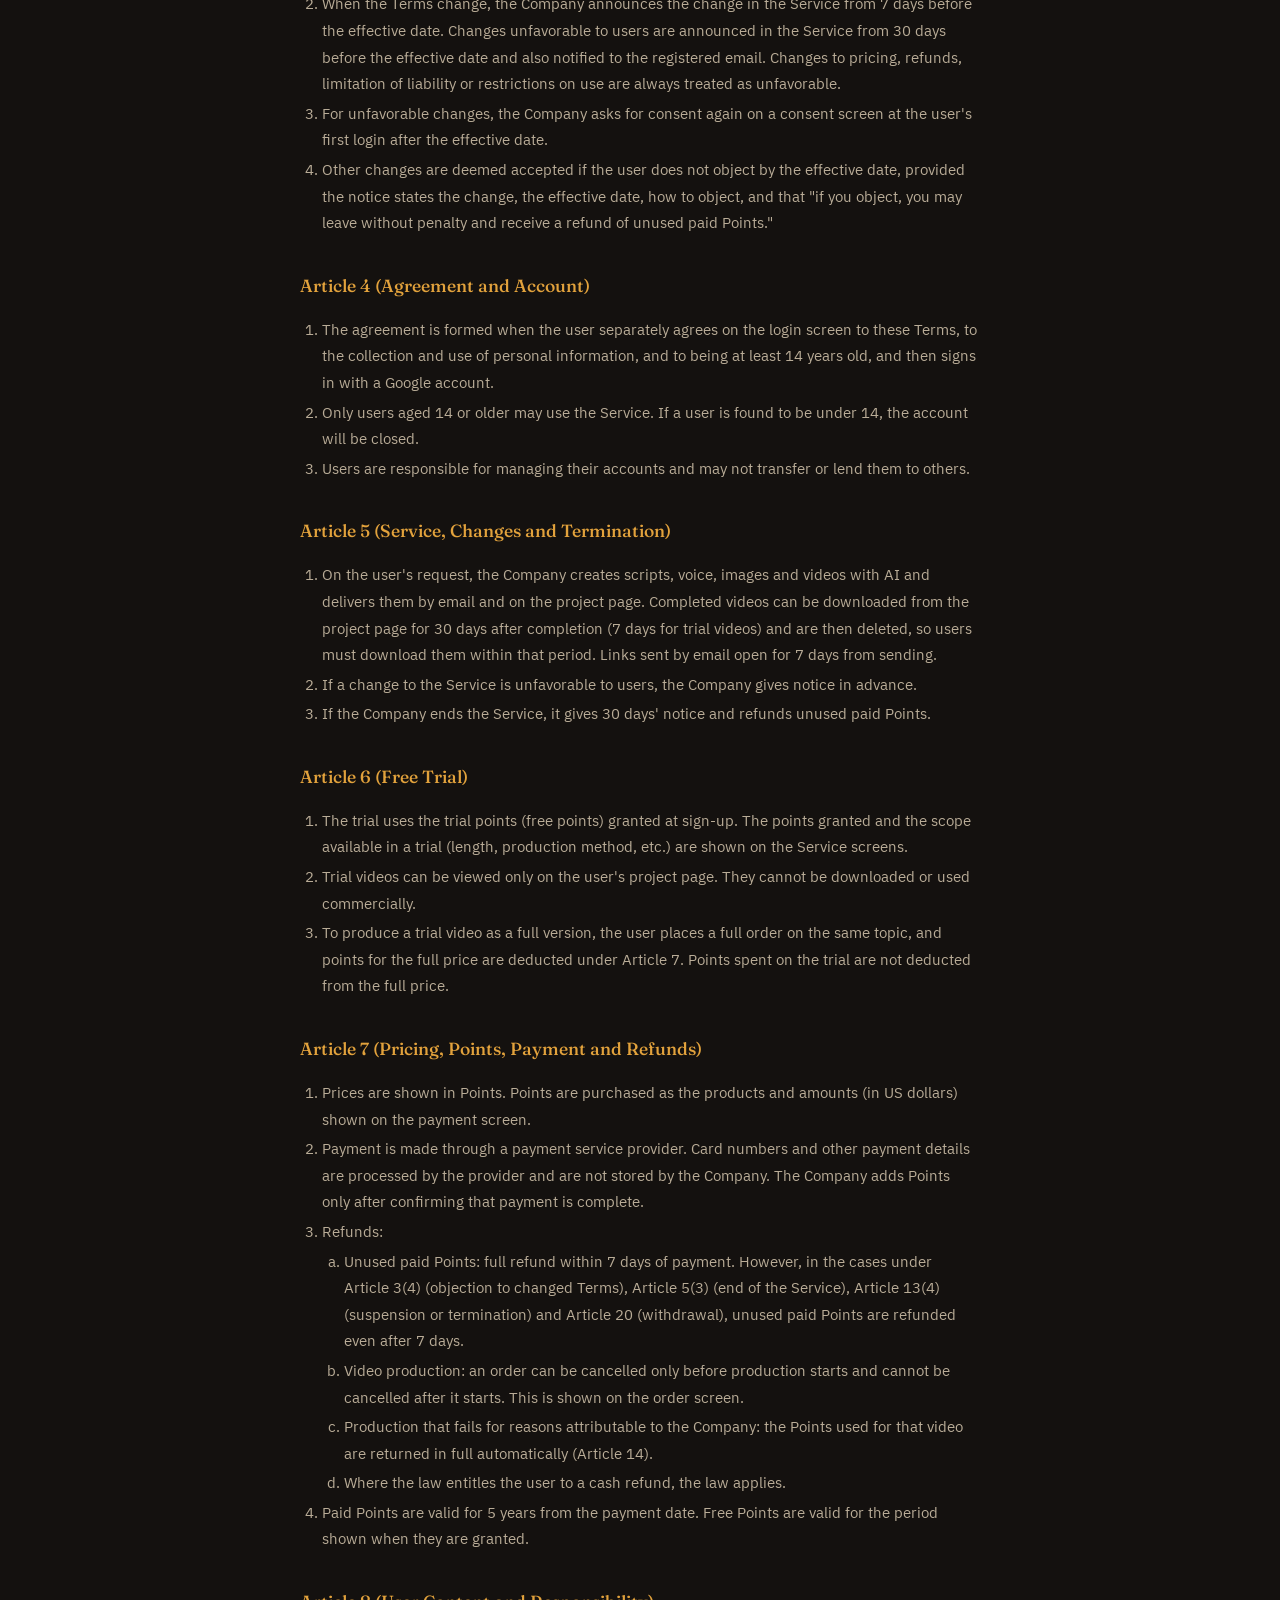
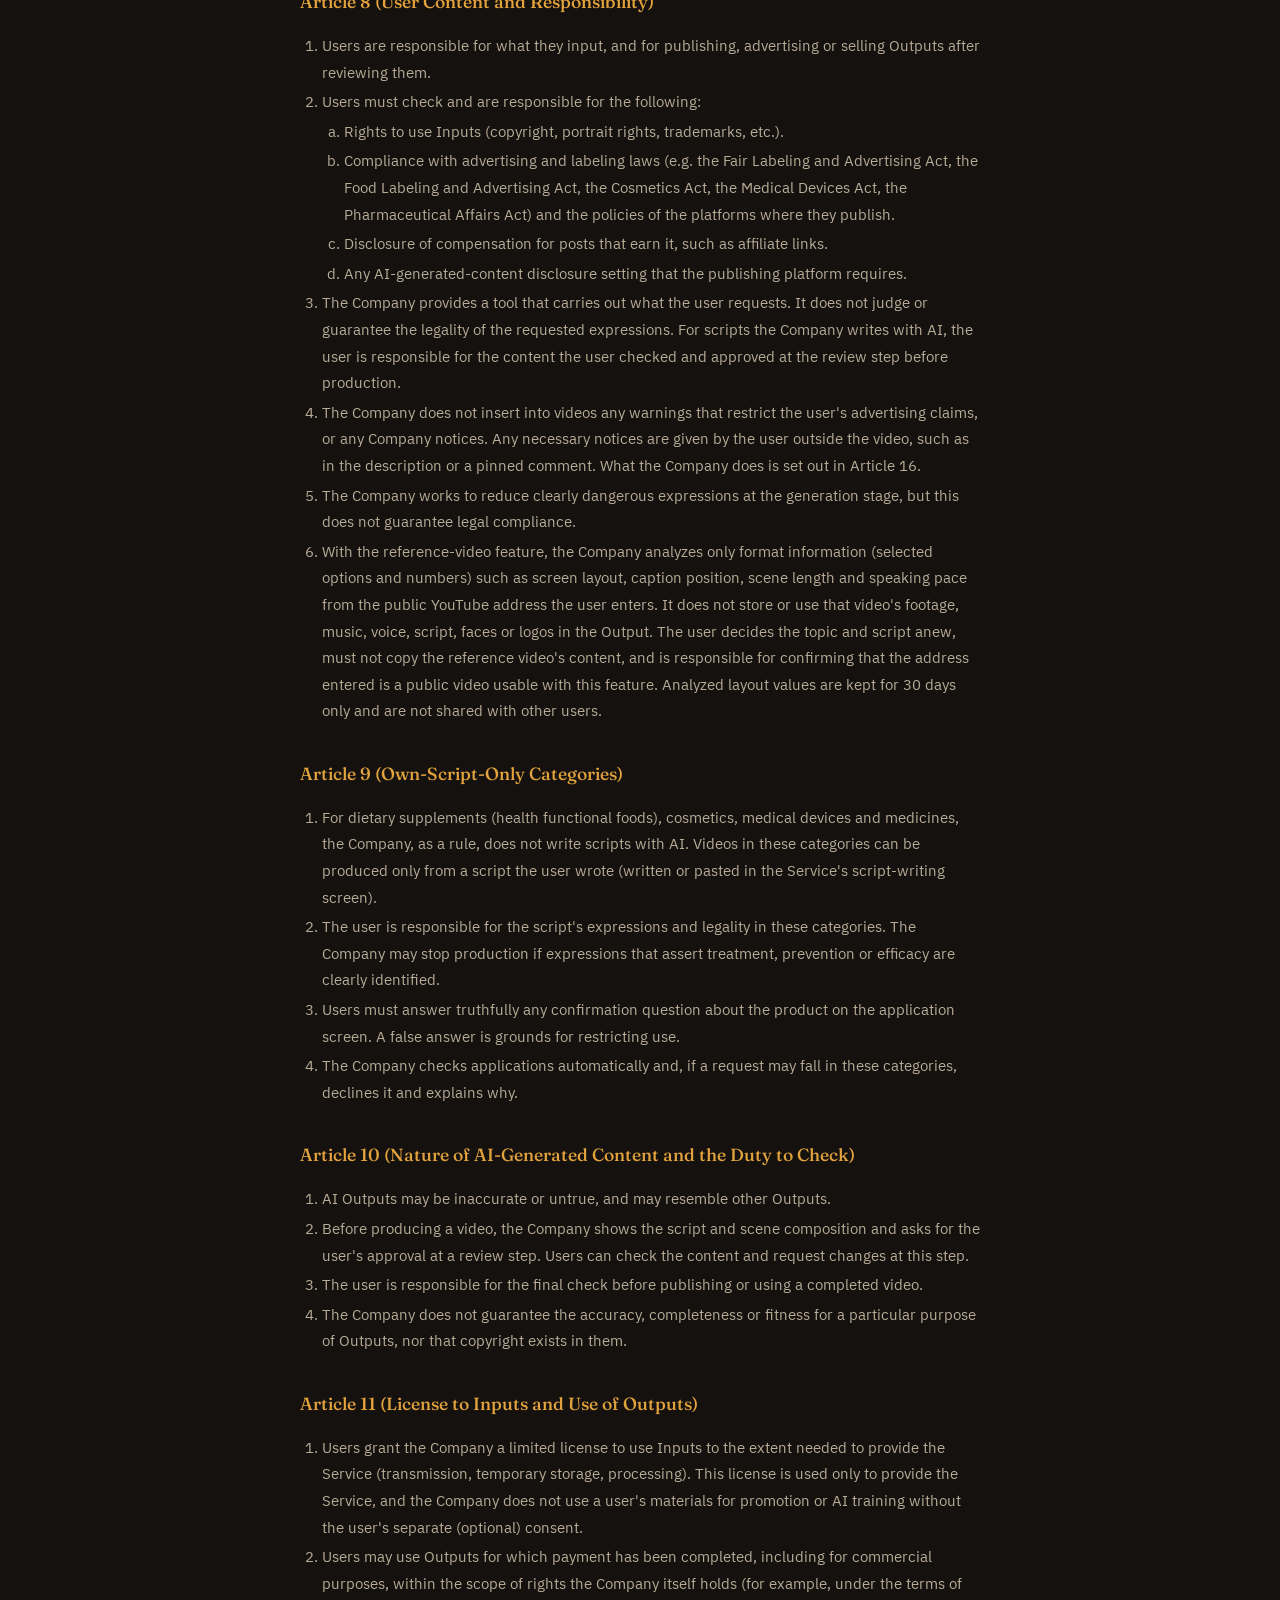
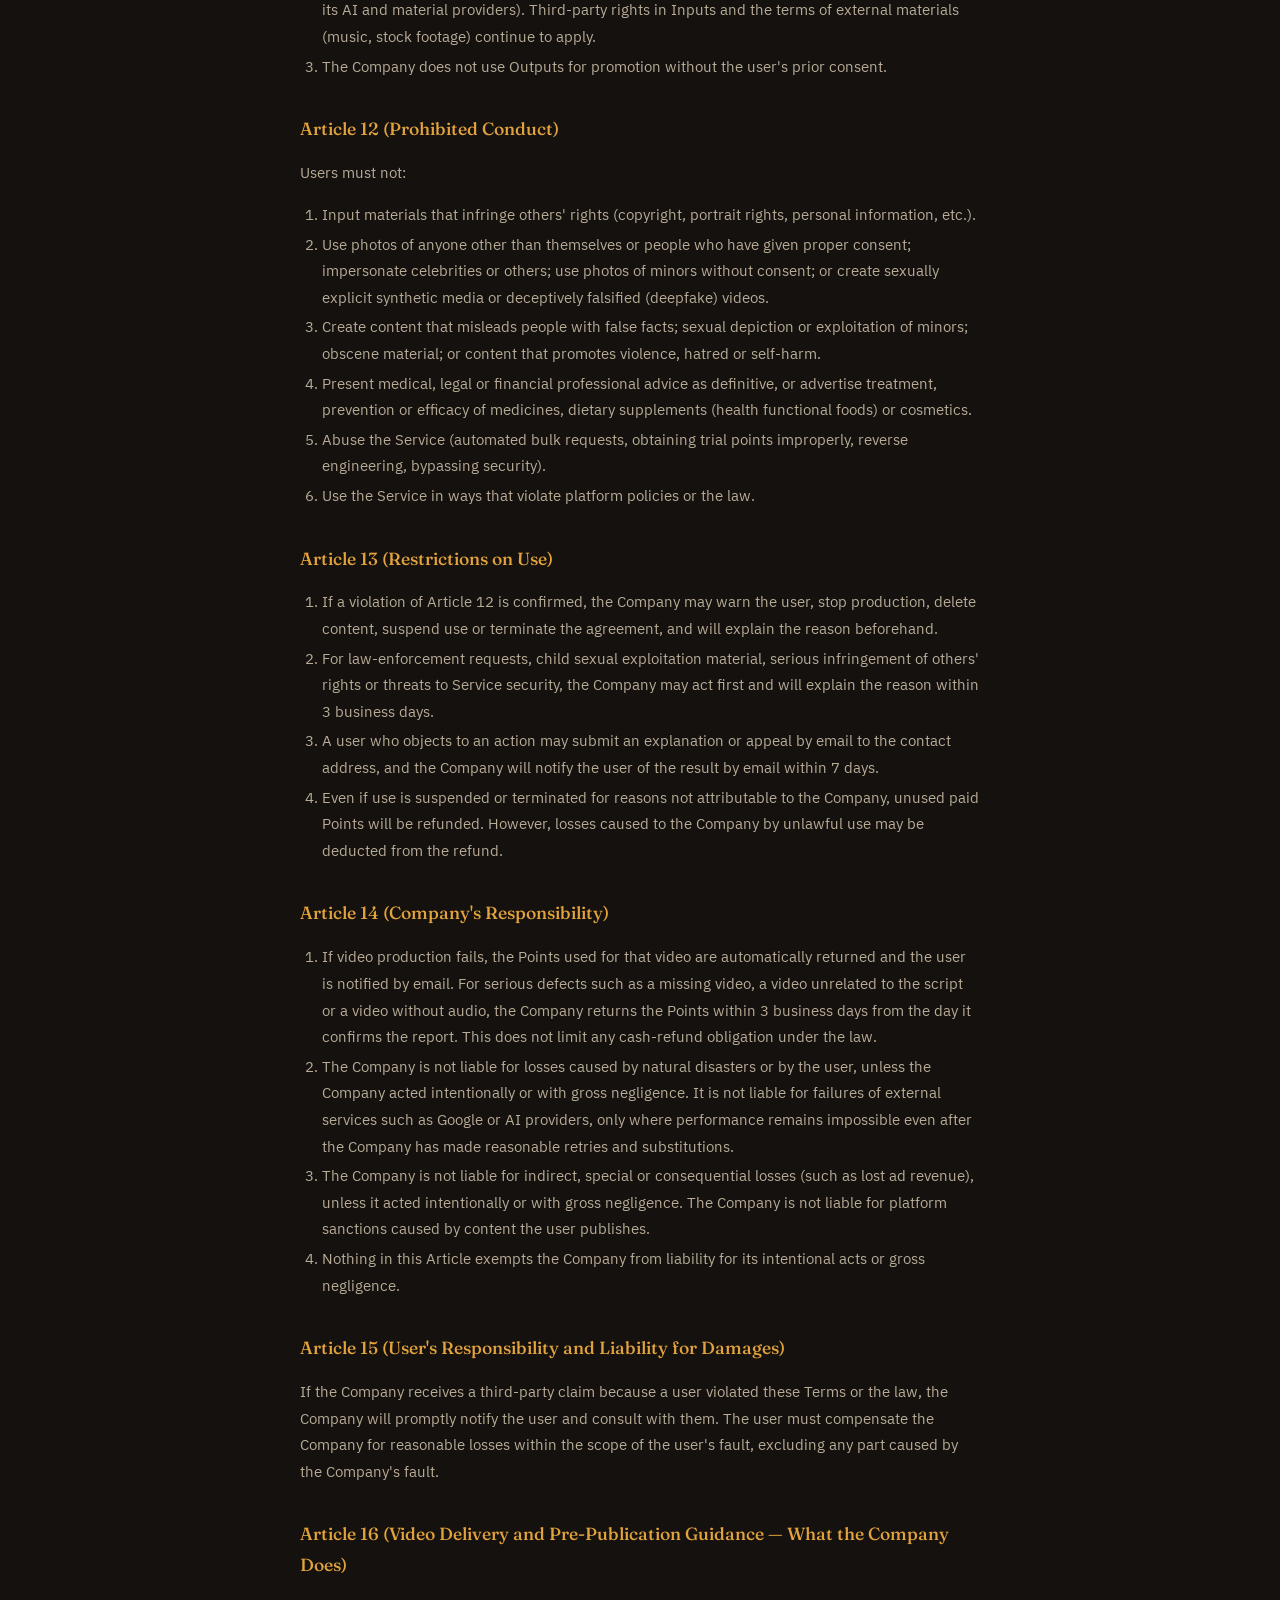
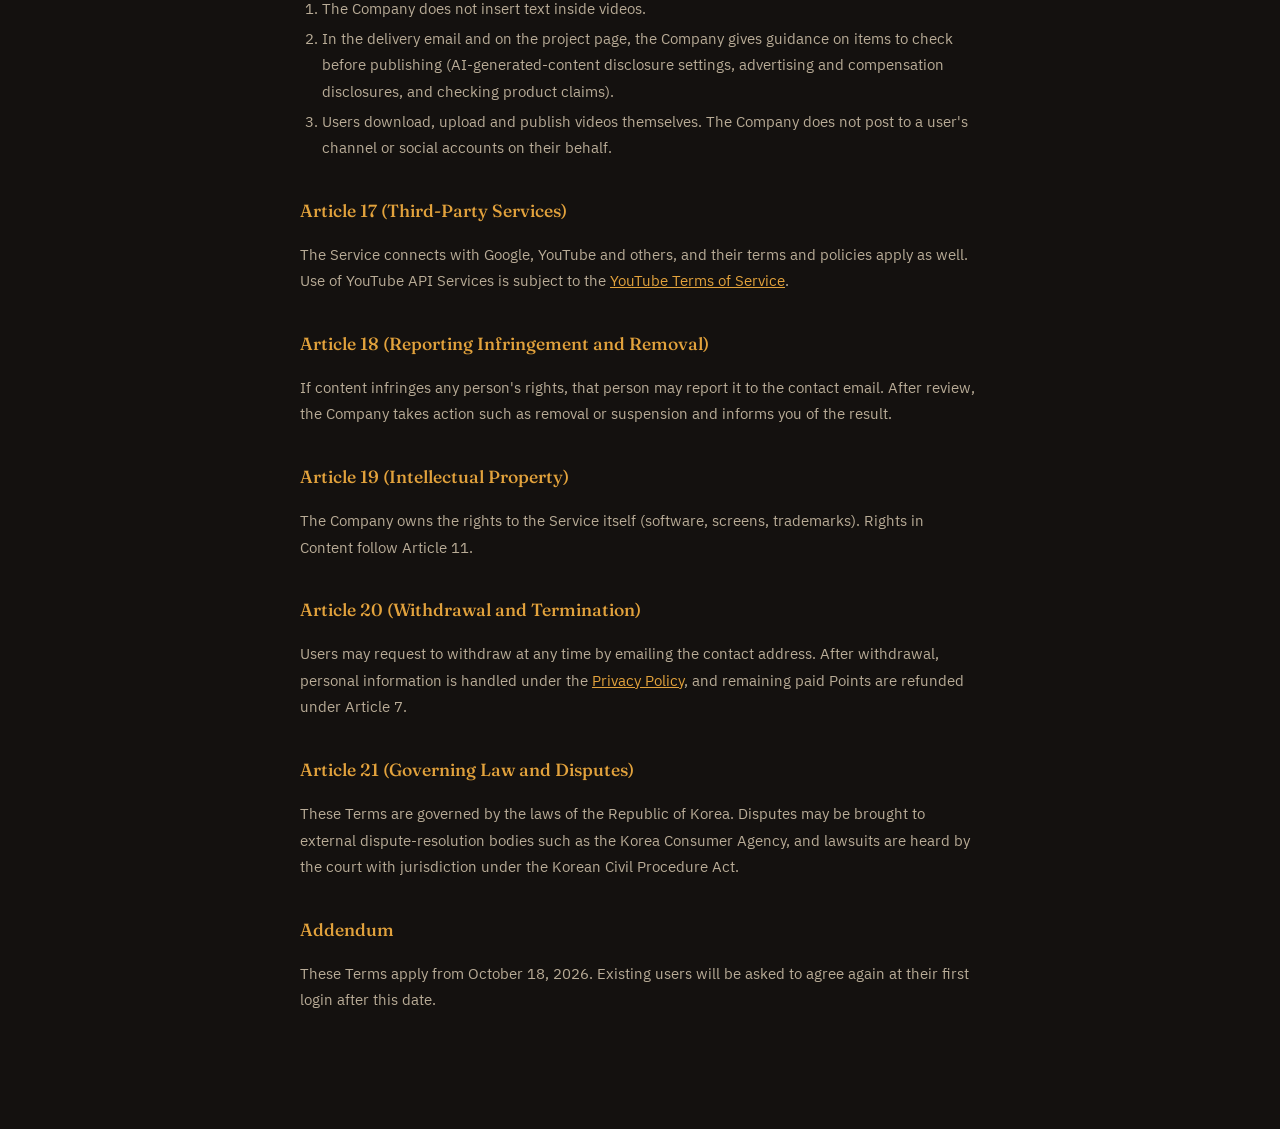
<file: tos.html>
<!DOCTYPE html>
<html lang="ko">
<head>
<meta charset="UTF-8">
<meta name="viewport" content="width=device-width, initial-scale=1.0">
<title>이용약관 — 리와인드</title>
<link rel="preconnect" href="https://fonts.googleapis.com">
<link rel="preconnect" href="https://fonts.gstatic.com" crossorigin>
<link href="https://fonts.googleapis.com/css2?family=Fraunces:opsz,wght@9..144,500;9..144,600&family=IBM+Plex+Sans+KR:wght@400;500;600;700&display=swap" rel="stylesheet">
<style>
  :root {
    --bg: #14110f; --bg-raised: #1c1814; --ink: #f4ede1; --ink-dim: #b9ac97;
    --ink-faint: #7d7160; --amber: #e2a23c; --line: #362f27;
  }
  * { box-sizing: border-box; }
  body {
    margin: 0; background: var(--bg); color: var(--ink);
    font-family: 'IBM Plex Sans KR', -apple-system, sans-serif; line-height: 1.75;
    word-break: keep-all;
  }
  .wrap { max-width: 720px; margin: 0 auto; padding: 48px 20px 100px; }
  h1 { font-family: 'Fraunces', serif; font-weight: 500; font-size: 1.6rem; margin-bottom: 8px; }
  .updated { color: var(--ink-faint); font-size: 0.85rem; margin-bottom: 12px; }
  .intro { color: var(--ink-dim); font-size: 0.95rem; margin-bottom: 36px; }
  h2 {
    font-family: 'Fraunces', serif; font-weight: 500; font-size: 1.1rem;
    color: var(--amber); margin-top: 34px; margin-bottom: 10px;
  }
  h3 { font-size: 0.98rem; color: var(--ink); margin: 18px 0 6px; }
  p { color: var(--ink-dim); font-size: 0.95rem; }
  ul { color: var(--ink-dim); font-size: 0.95rem; padding-left: 20px; }
  table { width: 100%; border-collapse: collapse; margin: 12px 0; font-size: 0.9rem; }
  th, td { text-align: left; padding: 8px 10px; border-bottom: 1px solid var(--line); color: var(--ink-dim); vertical-align: top; }
  th { color: var(--ink); font-weight: 600; }
  a { color: var(--amber); }
  .back { display: inline-block; margin-bottom: 24px; color: var(--ink-faint); text-decoration: none; font-size: 0.9rem; }

  .tabs { display: flex; gap: 8px; margin: 0 0 22px; }
  .tabs a { padding: 7px 14px; border: 1px solid var(--line); border-radius: 999px; color: var(--ink-dim); text-decoration: none; font-size: 0.9rem; }
  .tabs a.on { border-color: var(--amber); color: var(--amber); }
  ol { color: var(--ink-dim); font-size: 0.95rem; padding-left: 22px; }
  li { margin: 3px 0; }
  .biz { border: 1px solid var(--line); background: var(--bg-raised); border-radius: 8px; padding: 12px 14px; font-size: 0.88rem; color: var(--ink-dim); margin: 0 0 28px; }
  .todo { background: #5a4310; color: #ffd98a; padding: 0 4px; border-radius: 3px; }
  .toc { font-size: 0.88rem; color: var(--ink-faint); margin-bottom: 28px; }
  @media (max-width: 560px) { table { font-size: 0.8rem; } th, td { padding: 6px 6px; } }

</style>
</head>
<body>
<div class="wrap" id="top">
  <a class="back" href="./index.html">← 리와인드로 돌아가기</a>
  <nav class="tabs"><a href="tos.html" class="on">이용약관</a><a href="terms.html">개인정보처리방침</a><a href="#english">English ↓</a></nav>
  <h1>이용약관</h1>
  <p class="updated">약관 버전: v2026-10 · 시행일: 2026년 10월 18일</p>
  <p class="intro">리와인드(이하 "회사")의 AI 영상 제작 서비스 이용 조건입니다. 개인정보 처리에 관한 내용은 <a href="terms.html">개인정보처리방침</a>에서 안내합니다.</p>

  <div class="biz">
    운영: 리와인드 · 문의: <a href="mailto:mailsock9@gmail.com">mailsock9@gmail.com</a>
  </div>

  <h2 id="a1">제1조 (목적)</h2>
  <p>이 약관은 리와인드(이하 "회사")가 제공하는 AI 영상 제작 서비스(이하 "서비스")의 이용 조건과 절차, 회사와 이용자의 권리·의무·책임을 정합니다.</p>

  <h2 id="a2">제2조 (용어)</h2>
  <ul>
    <li><strong>이용자</strong>: 이 약관에 동의하고 서비스를 이용하는 사람(개인과 사업자 포함)</li>
    <li><strong>콘텐츠</strong>: 이용자가 입력한 주제·상품 정보·대본·사진·영상·링크(입력물)와, 서비스가 만든 대본·음성·이미지·영상(결과물)</li>
    <li><strong>포인트</strong>: 영상 제작에 쓰는 서비스 내 단위. 유료 포인트(충전)와 무료 포인트(체험·보너스·이벤트)로 나뉩니다.</li>
    <li><strong>체험</strong>: 결제 없이 제공하는 무료 이용</li>
  </ul>

  <h2 id="a3">제3조 (약관의 게시와 변경)</h2>
  <ol>
    <li>회사는 이 약관을 서비스 화면에서 언제든 볼 수 있게 게시합니다.</li>
    <li>약관을 바꿀 때는 시행일 7일 전부터 화면에 공지합니다. 이용자에게 불리한 변경은 시행일 30일 전부터 화면에 공지하고 가입 이메일로도 알립니다. 요금·환불·책임 제한·이용 제한에 관한 변경은 모두 불리한 변경으로 봅니다.</li>
    <li>불리한 변경은 시행일 이후 처음 로그인할 때 동의 화면으로 다시 동의를 받습니다.</li>
    <li>그 밖의 변경은, 통지에 변경 내용·시행일·거부 방법과 "거부하면 불이익 없이 탈퇴하고 미사용 유료 포인트를 환불받을 수 있다"는 안내를 담은 경우에 한해, 시행일까지 거부 의사를 밝히지 않으면 동의한 것으로 봅니다.</li>
  </ol>

  <h2 id="a4">제4조 (이용 계약과 계정)</h2>
  <ol>
    <li>이용자가 로그인 화면에서 이 약관, 개인정보 수집·이용, 만 14세 이상임에 각각 동의하고 Google 계정으로 로그인하면 이용 계약이 성립합니다.</li>
    <li>만 14세 이상만 이용할 수 있습니다. 만 14세 미만임이 확인되면 계정을 정리합니다.</li>
    <li>계정 관리 책임은 이용자에게 있으며 타인에게 양도하거나 빌려줄 수 없습니다.</li>
  </ol>

  <h2 id="a5">제5조 (서비스의 내용, 변경, 종료)</h2>
  <ol>
    <li>회사는 이용자의 요청에 따라 AI로 대본·음성·이미지·영상을 만들고, 이메일과 프로젝트 페이지로 전달합니다. 완성된 영상은 정식 영상은 완성 후 30일, 체험 영상은 완성 후 7일 동안 프로젝트 페이지에서 내려받을 수 있고, 이후 삭제하므로 이용자는 그 안에 내려받아야 합니다. 이메일로 보내는 링크는 보낸 때부터 7일 동안 열립니다.</li>
    <li>서비스 내용을 바꿀 때 이용자에게 불리하면 미리 알립니다.</li>
    <li>서비스를 끝낼 때는 30일 전까지 알리고 미사용 유료 포인트를 환불합니다.</li>
  </ol>

  <h2 id="a6">제6조 (무료체험)</h2>
  <ol>
    <li>체험은 가입할 때 지급하는 체험 포인트(무료 포인트)로 이용합니다. 지급 포인트와 체험으로 만들 수 있는 범위(길이, 제작 방식 등)는 서비스 화면에 표시합니다.</li>
    <li>체험 영상은 이용자의 프로젝트 페이지에서만 볼 수 있으며, 내려받거나 상업적으로 이용할 수 없습니다.</li>
    <li>체험 영상을 정식으로 만들려면 같은 주제로 정식 신청을 하며, 제7조에 따라 정식 요금만큼 포인트가 차감됩니다. 체험에 쓴 포인트는 정식 요금에서 빼지 않습니다.</li>
  </ol>

  <h2 id="a7">제7조 (요금, 포인트, 결제, 환불)</h2>
  <ol>
    <li>요금은 포인트로 표시합니다. 포인트 충전은 결제 화면에 표시된 상품과 금액(달러 기준)으로 합니다.</li>
    <li>결제는 결제대행사를 통해 이루어지고, 카드번호 등 결제 정보는 결제대행사가 처리하며 회사는 보관하지 않습니다. 회사는 결제 완료를 확인한 뒤에만 포인트를 충전합니다.</li>
    <li>환불
      <ul>
        <li>미사용 유료 포인트: 결제일부터 7일 이내 전액 환불. 다만 제3조 4항(약관 변경 거부), 제5조 3항(서비스 종료), 제13조 4항(이용 정지·해지), 제20조(탈퇴)에 해당하면 7일이 지난 미사용 유료 포인트도 환불합니다.</li>
        <li>영상 제작을 시작한 건: 시작 전에만 취소할 수 있고, 시작 후에는 취소할 수 없습니다. 이 사실은 주문 화면에서 알립니다.</li>
        <li>회사 귀책으로 제작이 실패한 건: 해당 건에 쓴 포인트 전액을 자동으로 돌려드립니다(제14조).</li>
        <li>법령에 따라 현금 환불을 받을 수 있는 경우에는 그에 따릅니다.</li>
      </ul>
    </li>
    <li>유료 포인트의 유효기간은 결제일부터 5년이며, 무료 포인트는 지급 시 화면에 표시한 기간으로 합니다.</li>
  </ol>

  <h2 id="a8">제8조 (이용자의 콘텐츠와 책임)</h2>
  <ol>
    <li>이용자가 입력한 내용, 그리고 결과물을 검토한 뒤 게시·광고·판매에 쓰는 행위에 대한 책임은 이용자에게 있습니다.</li>
    <li>이용자는 다음을 스스로 확인하고 책임집니다.
      <ul>
        <li>입력물의 사용 권한(저작권, 초상권, 상표권 등)</li>
        <li>광고·표시 관련 법령(표시광고법, 식품표시광고법, 화장품법, 의료기기법, 약사법 등)과 게시 플랫폼 정책의 준수</li>
        <li>제휴 링크 등 대가를 받는 게시물의 대가 표시</li>
        <li>게시 플랫폼이 요구하는 AI 생성물 공개 설정</li>
      </ul>
    </li>
    <li>회사는 이용자가 요청한 내용을 구현하는 도구를 제공하며, 요청한 표현의 적법성을 대신 판단하거나 보증하지 않습니다. 회사가 AI로 쓴 대본은 이용자가 제작 전 검수 단계에서 확인·승인한 내용에 대해 이용자의 책임이 적용됩니다.</li>
    <li>회사는 영상 안에 이용자의 광고 표현을 제한하는 경고문이나 회사의 고지 문구를 넣지 않습니다. 필요한 안내는 이용자가 설명란·고정 댓글 등 영상 밖에서 합니다. 회사가 하는 일은 제16조에 적습니다.</li>
    <li>회사는 생성 단계에서 명백히 위험한 표현을 줄이도록 노력하지만, 이것이 법적 적합성을 보증하는 것은 아닙니다.</li>
    <li>참고 영상 기능에서 회사는 이용자가 입력한 공개 유튜브 영상 주소의 화면 구성, 자막 위치, 장면 길이, 말 속도 등 형식 정보(선택값과 숫자)만 분석하며, 그 영상의 영상·음악·목소리·대본·얼굴·로고를 저장하거나 결과물에 쓰지 않습니다. 이용자는 주제와 대본을 새로 정하며 참고 영상의 내용을 그대로 옮기지 않아야 하고, 입력한 영상 주소가 이 기능에 쓸 수 있는 공개 영상인지 확인할 책임이 있습니다. 분석한 구성 값은 30일 동안만 보관하며 다른 이용자와 공유하지 않습니다.</li>
  </ol>

  <h2 id="a9">제9조 (내 대본 전용 분야)</h2>
  <ol>
    <li>건강기능식품, 화장품, 의료기기, 의약품은 회사가 AI로 대본을 쓰지 않는 것을 원칙으로 하며, 이용자가 직접 쓴 대본(서비스의 대본 쓰기 화면에서 쓰거나 붙여넣은 대본)으로만 제작합니다.</li>
    <li>이 분야의 대본 표현과 적법성에 대한 책임은 이용자에게 있으며, 회사는 치료·예방·효능·효과를 단정하는 표현이 명백히 확인되면 제작을 중단할 수 있습니다.</li>
    <li>신청 화면에서 제품에 대해 확인하는 질문에는 사실대로 답해야 하며, 거짓으로 답하면 이용 제한 사유가 됩니다.</li>
    <li>회사는 신청 내용을 자동으로 점검하고, 이 분야에 해당할 가능성이 있으면 접수를 거절하고 이유를 안내합니다.</li>
  </ol>

  <h2 id="a10">제10조 (AI 생성 콘텐츠의 특성과 확인 의무)</h2>
  <ol>
    <li>AI 결과물은 사실과 다르거나 부정확할 수 있고, 다른 결과물과 비슷할 수 있습니다.</li>
    <li>회사는 영상을 만들기 전에 대본과 장면 구성을 보여 드리고 이용자의 승인을 받는 검수 단계를 둡니다. 이용자는 이 단계에서 내용을 확인하고 수정을 요청할 수 있습니다.</li>
    <li>완성된 영상을 게시·사용하기 전에 최종 확인하는 책임은 이용자에게 있습니다.</li>
    <li>회사는 결과물의 정확성, 완전성, 특정 목적 적합성을 보증하지 않으며, 결과물에 저작권이 성립하는지도 보증하지 않습니다.</li>
  </ol>

  <h2 id="a11">제11조 (입력물의 이용 허락과 결과물의 이용)</h2>
  <ol>
    <li>이용자는 서비스 제공에 필요한 범위(전송, 임시 저장, 처리)에서 입력물을 이용하도록 회사에 허락합니다. 이 허락은 서비스 제공 목적에만 쓰이며, 회사는 이용자의 별도 동의(선택) 없이는 이용자의 자료를 홍보나 AI 학습에 사용하지 않습니다.</li>
    <li>이용자가 컴퓨터에서 올린 사진은 영상 제작에만 쓰이며, 회사는 제작이 끝나면 지체 없이 삭제합니다. 제작을 시작하지 않았거나 실패한 경우에도 올린 때부터 24시간 안에 삭제합니다. 컴퓨터에서 올린 영상도 같은 기준으로 삭제하며, Google Drive 등의 주소로도 영상을 받습니다.</li>
    <li>결제를 완료한 결과물은 회사가 허락받은 범위 안에서 상업적 이용을 포함해 이용자가 쓸 수 있습니다. 입력물의 제3자 권리와 외부 소재(음악, 스톡 소재)의 이용 조건은 그에 따릅니다.</li>
    <li>회사는 이용자의 사전 동의 없이 결과물을 홍보에 쓰지 않습니다.</li>
  </ol>

  <h2 id="a12">제12조 (금지 행위)</h2>
  <p>이용자는 다음 행위를 해서는 안 됩니다.</p>
  <ul>
    <li>타인의 권리(저작권, 초상권, 개인정보 등)를 침해하는 자료의 입력</li>
    <li>본인 또는 정당한 동의를 받은 인물 외의 사진 사용, 유명인 등 타인 사칭, 미성년자 사진의 무동의 사용, 성적 합성·허위 영상물 제작</li>
    <li>허위 사실로 오인하게 하는 콘텐츠, 미성년자 성적 묘사·착취, 음란물, 폭력·혐오·자해 조장</li>
    <li>의료·법률·금융 전문 조언의 단정적 제시, 의약품·건강기능식품·화장품의 치료·예방·효능 광고</li>
    <li>서비스 비정상 이용(자동화된 대량 신청, 체험 포인트의 부정 취득, 역설계, 보안 우회)</li>
    <li>게시 플랫폼 정책이나 법령을 위반하는 용도의 사용</li>
  </ul>

  <h2 id="a13">제13조 (이용 제한)</h2>
  <ol>
    <li>제12조 위반이 확인되면 회사는 경고, 제작 중단, 콘텐츠 삭제, 이용 정지, 계약 해지를 할 수 있으며 사전에 이유를 알립니다.</li>
    <li>수사기관의 요청, 아동·청소년 성착취물, 타인 권리의 중대한 침해, 서비스 보안 위협이 있으면 먼저 조치하고 3영업일 안에 이유를 알립니다.</li>
    <li>이용자는 조치에 이의가 있으면 문의 이메일로 소명할 수 있고, 회사는 7일 안에 결과를 이메일로 알립니다.</li>
    <li>회사 귀책이 아닌 사유로 이용을 정지·해지해도 미사용 유료 포인트는 환불합니다. 다만 위법한 이용으로 회사에 생긴 손해는 공제할 수 있습니다.</li>
  </ol>

  <h2 id="a14">제14조 (회사의 책임)</h2>
  <ol>
    <li>영상 제작이 실패하면 해당 영상에 쓴 포인트를 자동으로 돌려드리고 이메일로 알립니다. 영상이 없거나 대본과 무관하거나 음성이 없는 등 심각한 결함은 신고를 받아 확인한 날부터 3영업일 안에 포인트를 돌려드립니다. 이는 법령에 따른 현금 환불 의무를 제한하지 않습니다.</li>
    <li>회사는 천재지변이나 이용자의 귀책으로 생긴 손해에 대해 고의 또는 중대한 과실이 없는 한 책임지지 않습니다. Google, AI 업체 등 외부 서비스의 장애는 회사가 합리적인 재시도와 대체를 한 뒤에도 불가능한 경우에 한해 책임지지 않습니다.</li>
    <li>회사는 간접·특별·결과적 손해(광고 수익 감소 등)에 대해 고의 또는 중대한 과실이 없는 한 책임지지 않습니다. 이용자가 게시한 내용 때문에 생긴 플랫폼의 제재는 회사가 책임지지 않습니다.</li>
    <li>이 조의 어떤 내용도 회사의 고의 또는 중대한 과실로 인한 책임을 면제하지 않습니다.</li>
  </ol>

  <h2 id="a15">제15조 (이용자의 책임과 보상)</h2>
  <p>이용자가 이 약관이나 법령을 위반해서 회사가 제3자의 청구를 받으면, 회사는 사실을 지체 없이 알리고 이용자와 협의합니다. 이용자는 자신의 귀책 범위 안에서 회사가 입은 상당한 손해를 배상하며, 회사 과실 부분은 제외합니다.</p>

  <h2 id="a16">제16조 (영상 전달과 게시 전 안내 — 회사가 하는 일)</h2>
  <ol>
    <li>회사는 영상 안에 문구를 넣지 않습니다.</li>
    <li>회사는 전달 이메일과 프로젝트 페이지에서 게시 전에 확인할 항목(AI 생성물 공개 설정, 광고·대가 표시, 제품 표현 확인)을 안내합니다.</li>
    <li>영상의 내려받기, 업로드, 공개는 이용자가 직접 하며, 회사는 이용자의 채널이나 소셜 계정에 대신 게시하지 않습니다.</li>
  </ol>

  <h2 id="a17">제17조 (제3자 서비스)</h2>
  <p>서비스는 Google, YouTube 등과 연동되며 해당 서비스의 약관과 정책이 함께 적용됩니다. YouTube API 서비스 이용에는 <a href="https://www.youtube.com/t/terms" target="_blank" rel="noopener">YouTube 서비스 약관</a>이 적용됩니다.</p>

  <h2 id="a18">제18조 (권리침해 신고와 삭제)</h2>
  <p>자신의 권리를 침해하는 콘텐츠가 있으면 문의 이메일로 신고할 수 있습니다. 회사는 확인 뒤 삭제·중단 등 조치를 하고 결과를 알립니다.</p>

  <h2 id="a19">제19조 (지식재산권)</h2>
  <p>서비스 자체(프로그램, 화면, 상표)에 대한 권리는 회사에 있습니다. 콘텐츠에 대한 권리는 제11조를 따릅니다.</p>

  <h2 id="a20">제20조 (탈퇴와 이용 종료)</h2>
  <p>이용자는 언제든 문의 이메일로 탈퇴를 요청할 수 있습니다. 탈퇴 후 개인정보는 <a href="terms.html">개인정보처리방침</a>에 따라 처리하고, 남은 유료 포인트는 제7조에 따라 환불합니다.</p>

  <h2 id="a21">제21조 (분쟁 해결)</h2>
  <p>이 약관은 대한민국 법에 따릅니다. 분쟁은 한국소비자원 등 외부 분쟁 조정 기관을 이용할 수 있고, 소송은 민사소송법상 관할 법원에서 해결합니다.</p>

  <h2>부칙</h2>
  <p>이 약관은 2026년 10월 18일부터 적용합니다. 기존 이용자는 시행 후 첫 로그인할 때 다시 동의합니다.</p>
  <p>이 약관의 영문본은 편의를 위한 번역이며, 내용이 다를 경우 한국어본이 우선합니다.</p>

  <hr style="border:0;border-top:1px solid var(--line);margin:48px 0 8px">
  <section id="english" lang="en" style="word-break:normal">
  <p><a href="#top">한국어 ↑</a></p>
  <h1 style="margin-top:12px">Terms of Service (English)</h1>
  <p class="updated">Version: v2026-10 · Effective: October 18, 2026</p>
  <p class="intro">This is an English translation provided for convenience. If it differs from the Korean version above, the Korean version prevails. For how we handle personal information, see the <a href="terms.html">Privacy Policy</a>.</p>
  <div class="biz">Operated by Rewind (리와인드) · Contact: <a href="mailto:mailsock9@gmail.com">mailsock9@gmail.com</a></div>

  <h2 id="e1">Article 1 (Purpose)</h2>
  <p>These Terms set out the conditions and procedures for using the AI video production service (the "Service") provided by Rewind (the "Company"), and the rights, obligations and responsibilities of the Company and users.</p>

  <h2 id="e2">Article 2 (Definitions)</h2>
  <ol>
    <li><b>User:</b> a person (individual or business) who agrees to these Terms and uses the Service.</li>
    <li><b>Content:</b> the topics, product information, scripts, photos, videos and links a user submits ("Inputs"), and the scripts, voice, images and videos the Service produces ("Outputs").</li>
    <li><b>Points:</b> the in-service unit used to produce videos. Points are either paid (purchased) or free (trial, bonus, event).</li>
    <li><b>Trial:</b> free use without payment.</li>
  </ol>

  <h2 id="e3">Article 3 (Posting and Changing the Terms)</h2>
  <ol>
    <li>The Company posts these Terms where they can be viewed in the Service at any time.</li>
    <li>When the Terms change, the Company announces the change in the Service from 7 days before the effective date. Changes unfavorable to users are announced in the Service from 30 days before the effective date and also notified to the registered email. Changes to pricing, refunds, limitation of liability or restrictions on use are always treated as unfavorable.</li>
    <li>For unfavorable changes, the Company asks for consent again on a consent screen at the user's first login after the effective date.</li>
    <li>Other changes are deemed accepted if the user does not object by the effective date, provided the notice states the change, the effective date, how to object, and that "if you object, you may leave without penalty and receive a refund of unused paid Points."</li>
  </ol>

  <h2 id="e4">Article 4 (Agreement and Account)</h2>
  <ol>
    <li>The agreement is formed when the user separately agrees on the login screen to these Terms, to the collection and use of personal information, and to being at least 14 years old, and then signs in with a Google account.</li>
    <li>Only users aged 14 or older may use the Service. If a user is found to be under 14, the account will be closed.</li>
    <li>Users are responsible for managing their accounts and may not transfer or lend them to others.</li>
  </ol>

  <h2 id="e5">Article 5 (Service, Changes and Termination)</h2>
  <ol>
    <li>On the user's request, the Company creates scripts, voice, images and videos with AI and delivers them by email and on the project page. Completed videos can be downloaded from the project page for 30 days after completion (7 days for trial videos) and are then deleted, so users must download them within that period. Links sent by email open for 7 days from sending.</li>
    <li>If a change to the Service is unfavorable to users, the Company gives notice in advance.</li>
    <li>If the Company ends the Service, it gives 30 days' notice and refunds unused paid Points.</li>
  </ol>

  <h2 id="e6">Article 6 (Free Trial)</h2>
  <ol>
    <li>The trial uses the trial points (free points) granted at sign-up. The points granted and the scope available in a trial (length, production method, etc.) are shown on the Service screens.</li>
    <li>Trial videos can be viewed only on the user's project page. They cannot be downloaded or used commercially.</li>
    <li>To produce a trial video as a full version, the user places a full order on the same topic, and points for the full price are deducted under Article 7. Points spent on the trial are not deducted from the full price.</li>
  </ol>

  <h2 id="e7">Article 7 (Pricing, Points, Payment and Refunds)</h2>
  <ol>
    <li>Prices are shown in Points. Points are purchased as the products and amounts (in US dollars) shown on the payment screen.</li>
    <li>Payment is made through a payment service provider. Card numbers and other payment details are processed by the provider and are not stored by the Company. The Company adds Points only after confirming that payment is complete.</li>
    <li>Refunds:
      <ol type="a">
        <li>Unused paid Points: full refund within 7 days of payment. However, in the cases under Article 3(4) (objection to changed Terms), Article 5(3) (end of the Service), Article 13(4) (suspension or termination) and Article 20 (withdrawal), unused paid Points are refunded even after 7 days.</li>
        <li>Video production: an order can be cancelled only before production starts and cannot be cancelled after it starts. This is shown on the order screen.</li>
        <li>Production that fails for reasons attributable to the Company: the Points used for that video are returned in full automatically (Article 14).</li>
        <li>Where the law entitles the user to a cash refund, the law applies.</li>
      </ol>
    </li>
    <li>Paid Points are valid for 5 years from the payment date. Free Points are valid for the period shown when they are granted.</li>
  </ol>

  <h2 id="e8">Article 8 (User Content and Responsibility)</h2>
  <ol>
    <li>Users are responsible for what they input, and for publishing, advertising or selling Outputs after reviewing them.</li>
    <li>Users must check and are responsible for the following:
      <ol type="a">
        <li>Rights to use Inputs (copyright, portrait rights, trademarks, etc.).</li>
        <li>Compliance with advertising and labeling laws (e.g. the Fair Labeling and Advertising Act, the Food Labeling and Advertising Act, the Cosmetics Act, the Medical Devices Act, the Pharmaceutical Affairs Act) and the policies of the platforms where they publish.</li>
        <li>Disclosure of compensation for posts that earn it, such as affiliate links.</li>
        <li>Any AI-generated-content disclosure setting that the publishing platform requires.</li>
      </ol>
    </li>
    <li>The Company provides a tool that carries out what the user requests. It does not judge or guarantee the legality of the requested expressions. For scripts the Company writes with AI, the user is responsible for the content the user checked and approved at the review step before production.</li>
    <li>The Company does not insert into videos any warnings that restrict the user's advertising claims, or any Company notices. Any necessary notices are given by the user outside the video, such as in the description or a pinned comment. What the Company does is set out in Article 16.</li>
    <li>The Company works to reduce clearly dangerous expressions at the generation stage, but this does not guarantee legal compliance.</li>
    <li>With the reference-video feature, the Company analyzes only format information (selected options and numbers) such as screen layout, caption position, scene length and speaking pace from the public YouTube address the user enters. It does not store or use that video's footage, music, voice, script, faces or logos in the Output. The user decides the topic and script anew, must not copy the reference video's content, and is responsible for confirming that the address entered is a public video usable with this feature. Analyzed layout values are kept for 30 days only and are not shared with other users.</li>
  </ol>

  <h2 id="e9">Article 9 (Own-Script-Only Categories)</h2>
  <ol>
    <li>For dietary supplements (health functional foods), cosmetics, medical devices and medicines, the Company, as a rule, does not write scripts with AI. Videos in these categories can be produced only from a script the user wrote (written or pasted in the Service's script-writing screen).</li>
    <li>The user is responsible for the script's expressions and legality in these categories. The Company may stop production if expressions that assert treatment, prevention or efficacy are clearly identified.</li>
    <li>Users must answer truthfully any confirmation question about the product on the application screen. A false answer is grounds for restricting use.</li>
    <li>The Company checks applications automatically and, if a request may fall in these categories, declines it and explains why.</li>
  </ol>

  <h2 id="e10">Article 10 (Nature of AI-Generated Content and the Duty to Check)</h2>
  <ol>
    <li>AI Outputs may be inaccurate or untrue, and may resemble other Outputs.</li>
    <li>Before producing a video, the Company shows the script and scene composition and asks for the user's approval at a review step. Users can check the content and request changes at this step.</li>
    <li>The user is responsible for the final check before publishing or using a completed video.</li>
    <li>The Company does not guarantee the accuracy, completeness or fitness for a particular purpose of Outputs, nor that copyright exists in them.</li>
  </ol>

  <h2 id="e11">Article 11 (License to Inputs and Use of Outputs)</h2>
  <ol>
    <li>Users grant the Company a limited license to use Inputs to the extent needed to provide the Service (transmission, temporary storage, processing). This license is used only to provide the Service, and the Company does not use a user's materials for promotion or AI training without the user's separate (optional) consent.</li>
    <li>Users may use Outputs for which payment has been completed, including for commercial purposes, within the scope of rights the Company itself holds (for example, under the terms of its AI and material providers). Third-party rights in Inputs and the terms of external materials (music, stock footage) continue to apply.</li>
    <li>The Company does not use Outputs for promotion without the user's prior consent.</li>
  </ol>

  <h2 id="e12">Article 12 (Prohibited Conduct)</h2>
  <p>Users must not:</p>
  <ol>
    <li>Input materials that infringe others' rights (copyright, portrait rights, personal information, etc.).</li>
    <li>Use photos of anyone other than themselves or people who have given proper consent; impersonate celebrities or others; use photos of minors without consent; or create sexually explicit synthetic media or deceptively falsified (deepfake) videos.</li>
    <li>Create content that misleads people with false facts; sexual depiction or exploitation of minors; obscene material; or content that promotes violence, hatred or self-harm.</li>
    <li>Present medical, legal or financial professional advice as definitive, or advertise treatment, prevention or efficacy of medicines, dietary supplements (health functional foods) or cosmetics.</li>
    <li>Abuse the Service (automated bulk requests, obtaining trial points improperly, reverse engineering, bypassing security).</li>
    <li>Use the Service in ways that violate platform policies or the law.</li>
  </ol>

  <h2 id="e13">Article 13 (Restrictions on Use)</h2>
  <ol>
    <li>If a violation of Article 12 is confirmed, the Company may warn the user, stop production, delete content, suspend use or terminate the agreement, and will explain the reason beforehand.</li>
    <li>For law-enforcement requests, child sexual exploitation material, serious infringement of others' rights or threats to Service security, the Company may act first and will explain the reason within 3 business days.</li>
    <li>A user who objects to an action may submit an explanation or appeal by email to the contact address, and the Company will notify the user of the result by email within 7 days.</li>
    <li>Even if use is suspended or terminated for reasons not attributable to the Company, unused paid Points will be refunded. However, losses caused to the Company by unlawful use may be deducted from the refund.</li>
  </ol>

  <h2 id="e14">Article 14 (Company's Responsibility)</h2>
  <ol>
    <li>If video production fails, the Points used for that video are automatically returned and the user is notified by email. For serious defects such as a missing video, a video unrelated to the script or a video without audio, the Company returns the Points within 3 business days from the day it confirms the report. This does not limit any cash-refund obligation under the law.</li>
    <li>The Company is not liable for losses caused by natural disasters or by the user, unless the Company acted intentionally or with gross negligence. It is not liable for failures of external services such as Google or AI providers, only where performance remains impossible even after the Company has made reasonable retries and substitutions.</li>
    <li>The Company is not liable for indirect, special or consequential losses (such as lost ad revenue), unless it acted intentionally or with gross negligence. The Company is not liable for platform sanctions caused by content the user publishes.</li>
    <li>Nothing in this Article exempts the Company from liability for its intentional acts or gross negligence.</li>
  </ol>

  <h2 id="e15">Article 15 (User's Responsibility and Liability for Damages)</h2>
  <p>If the Company receives a third-party claim because a user violated these Terms or the law, the Company will promptly notify the user and consult with them. The user must compensate the Company for reasonable losses within the scope of the user's fault, excluding any part caused by the Company's fault.</p>

  <h2 id="e16">Article 16 (Video Delivery and Pre-Publication Guidance — What the Company Does)</h2>
  <ol>
    <li>The Company does not insert text inside videos.</li>
    <li>In the delivery email and on the project page, the Company gives guidance on items to check before publishing (AI-generated-content disclosure settings, advertising and compensation disclosures, and checking product claims).</li>
    <li>Users download, upload and publish videos themselves. The Company does not post to a user's channel or social accounts on their behalf.</li>
  </ol>

  <h2 id="e17">Article 17 (Third-Party Services)</h2>
  <p>The Service connects with Google, YouTube and others, and their terms and policies apply as well. Use of YouTube API Services is subject to the <a href="https://www.youtube.com/t/terms" target="_blank" rel="noopener">YouTube Terms of Service</a>.</p>

  <h2 id="e18">Article 18 (Reporting Infringement and Removal)</h2>
  <p>If content infringes any person's rights, that person may report it to the contact email. After review, the Company takes action such as removal or suspension and informs you of the result.</p>

  <h2 id="e19">Article 19 (Intellectual Property)</h2>
  <p>The Company owns the rights to the Service itself (software, screens, trademarks). Rights in Content follow Article 11.</p>

  <h2 id="e20">Article 20 (Withdrawal and Termination)</h2>
  <p>Users may request to withdraw at any time by emailing the contact address. After withdrawal, personal information is handled under the <a href="terms.html">Privacy Policy</a>, and remaining paid Points are refunded under Article 7.</p>

  <h2 id="e21">Article 21 (Governing Law and Disputes)</h2>
  <p>These Terms are governed by the laws of the Republic of Korea. Disputes may be brought to external dispute-resolution bodies such as the Korea Consumer Agency, and lawsuits are heard by the court with jurisdiction under the Korean Civil Procedure Act.</p>

  <h2>Addendum</h2>
  <p>These Terms apply from October 18, 2026. Existing users will be asked to agree again at their first login after this date.</p>
  </section>

</div>
</body>
</html>
</file>
<file: assets/admin-categories.css>
/* 관리자 > 주제 찾기 > 분류 관리 (assets/admin-categories.js 와 한 쌍). 색은 admin.html 의 변수를 따른다. */
.ac { background: var(--bg-raised); border: 1px solid var(--line); border-radius: 14px; box-shadow: var(--card-shadow); margin-bottom: 16px; }
.ac > summary { list-style: none; cursor: pointer; display: flex; align-items: center; gap: 10px; flex-wrap: wrap; padding: 14px 16px; border-radius: 14px; }
.ac > summary::-webkit-details-marker { display: none; }
.ac > summary::before { content: ""; width: 8px; height: 8px; border-right: 2px solid var(--ink-dim); border-bottom: 2px solid var(--ink-dim); transform: rotate(-45deg); transition: transform .15s; flex: none; }
.ac[open] > summary::before { transform: rotate(45deg); }
.ac > summary:focus-visible { outline: 2px solid var(--focus, var(--amber)); outline-offset: 2px; }
.ac-title { font-weight: 650; }
.ac-sum { color: var(--ink-dim); font-size: .88rem; }
.ac-pend { margin-left: auto; font-size: .82rem; font-weight: 650; color: var(--on-amber); background: var(--amber); border-radius: 999px; padding: 3px 10px; }
.ac-body { padding: 0 16px 16px; display: grid; gap: 12px; }
.ac-help { margin: 0; color: var(--ink-dim); font-size: .88rem; line-height: 1.55; }
.ac-state { color: var(--ink-faint); padding: 8px 0; }
.ac-list { display: grid; gap: 0; border: 1px solid var(--line); border-radius: 12px; overflow: hidden; }
.ac-row { display: grid; grid-template-columns: minmax(0, 1fr) 110px 150px; align-items: center; gap: 10px; padding: 10px 14px; border-top: 1px solid var(--line); }
.ac-row:first-child { border-top: 0; }
.ac-row.head { background: var(--bg-input); color: var(--ink-faint); font-size: .8rem; padding-block: 8px; }
.ac-row.changed { background: var(--changed-bg); }
.ac-row.off .ac-name { color: var(--ink-faint); text-decoration: line-through; }
.ac-name { min-width: 0; overflow-wrap: anywhere; font-weight: 600; display: flex; align-items: center; gap: 8px; flex-wrap: wrap; }
.ac-tag { font-size: .74rem; font-weight: 650; border-radius: 999px; padding: 2px 8px; border: 1px solid var(--line); color: var(--ink-dim); }
.ac-tag.new { color: var(--ok); border-color: var(--ok); }
.ac-warn { flex-basis: 100%; font-size: .8rem; font-weight: 500; color: var(--err); }
.ac-sw { display: inline-flex; align-items: center; gap: 8px; background: none; border: 0; padding: 4px 0; color: var(--ink); font: inherit; font-size: .9rem; cursor: pointer; min-height: 44px; }
.ac-sw { position: relative; padding-left: 0; }
.ac-sw::before { content: ""; width: 40px; height: 24px; border-radius: 999px; background: var(--line); box-shadow: inset 0 0 0 1px color-mix(in srgb, var(--ink) 18%, transparent); transition: background-color .15s; flex: none; }
.ac-sw::after { content: ""; position: absolute; left: 3px; top: 50%; width: 18px; height: 18px; margin-top: -9px; border-radius: 50%; background: var(--bg-raised); box-shadow: 0 1px 2px rgba(0,0,0,.35); transition: transform .15s; }
.ac-sw[aria-checked="true"]::before { background-color: var(--ok); }
.ac-sw[aria-checked="true"]::after { transform: translateX(16px); background: #fff; }
.ac-sw.lim[aria-checked="true"]::before { background-color: var(--err); }
@media (prefers-reduced-motion: reduce) { .ac-sw::before, .ac-sw::after, .ac > summary::before { transition: none; } }
.ac-sw:focus-visible { outline: 2px solid var(--focus, var(--amber)); outline-offset: 2px; border-radius: 8px; }
.ac-sw:disabled { opacity: .5; cursor: not-allowed; }
.ac-x { background: none; border: 0; color: var(--ink-faint); cursor: pointer; font-size: 1.1rem; line-height: 1; padding: 6px; border-radius: 8px; }
.ac-x:hover { color: var(--ink); }
.ac-add { display: flex; flex-wrap: wrap; align-items: center; gap: 10px; }
.ac-add input[type="text"] { flex: 1 1 180px; min-width: 0; min-height: 44px; padding: 0 12px; border-radius: 10px; border: 1px solid var(--line); background: var(--bg-input); color: var(--ink); font: inherit; }
.ac-add input[type="text"]:focus-visible { outline: 2px solid var(--focus, var(--amber)); outline-offset: 1px; }
.ac-add label { display: inline-flex; align-items: center; gap: 6px; font-size: .9rem; color: var(--ink-dim); min-height: 44px; }
.ac-foot { display: flex; flex-wrap: wrap; gap: 10px; justify-content: flex-end; align-items: center; }
.ac-confirm { border: 1px solid var(--amber); background: var(--changed-bg); border-radius: 12px; padding: 12px 14px; display: grid; gap: 10px; }
.ac-confirm ul { margin: 0; padding-left: 18px; font-size: .9rem; display: grid; gap: 2px; }
.ac-confirm label { display: flex; gap: 8px; align-items: flex-start; font-size: .9rem; color: var(--err); font-weight: 600; }
@media (max-width: 560px) {
  .ac-row { grid-template-columns: 1fr 1fr; row-gap: 0; }
  .ac-row.head { display: none; }
  .ac-row .ac-name { grid-column: 1 / -1; }
  .ac-row .ac-sw { justify-self: start; }
}
</file>
